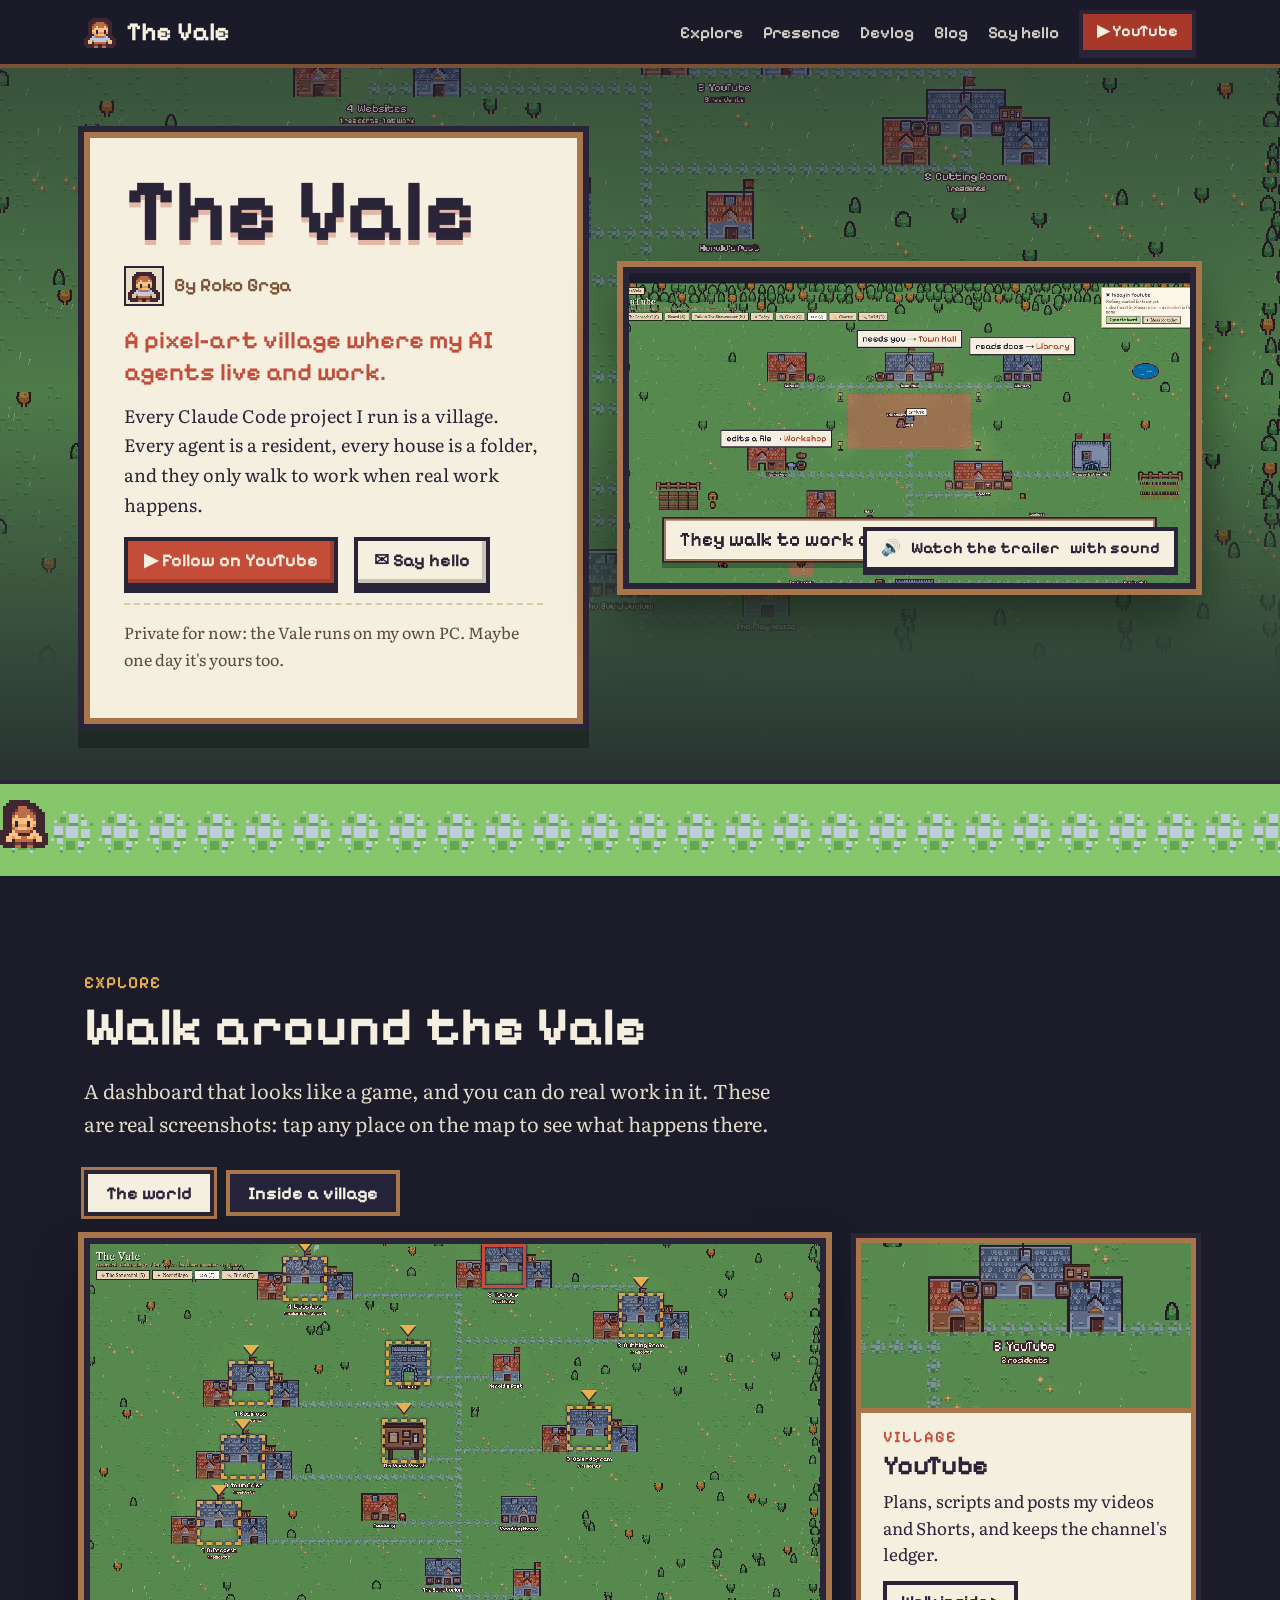
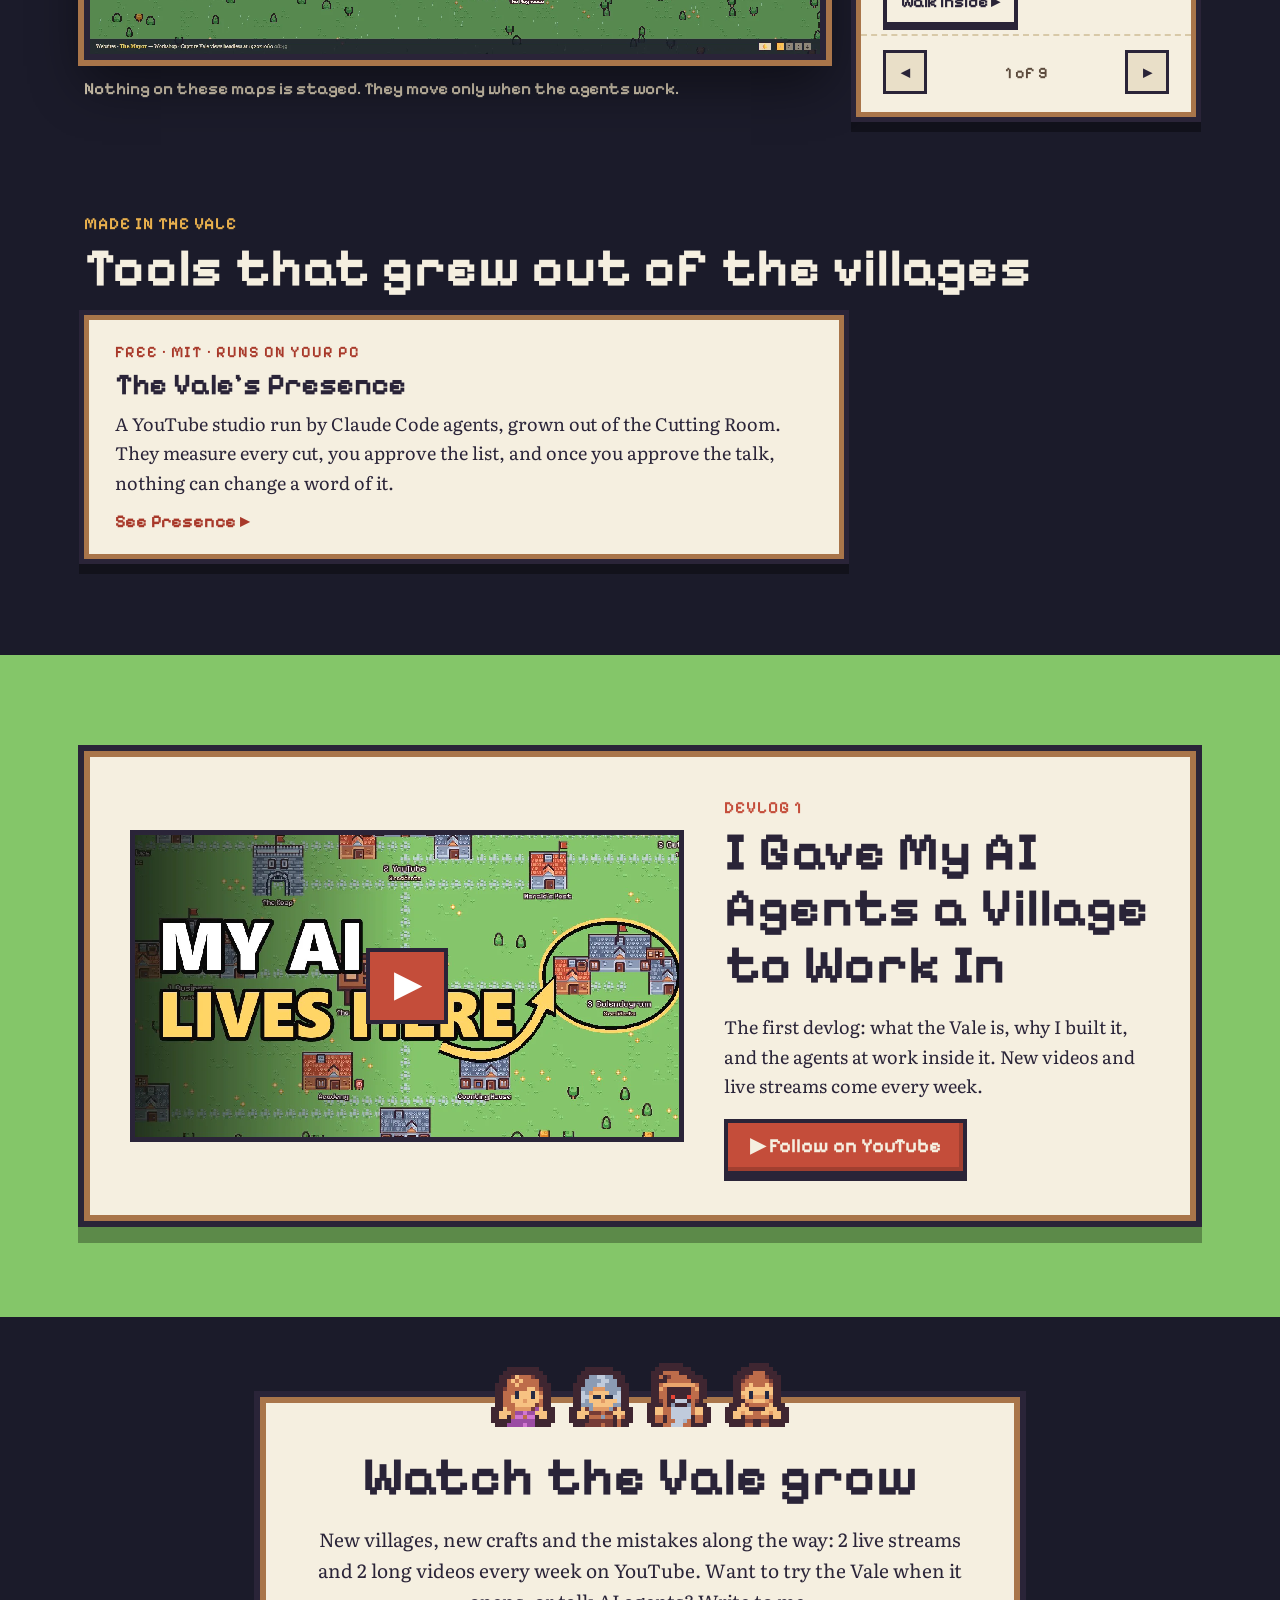
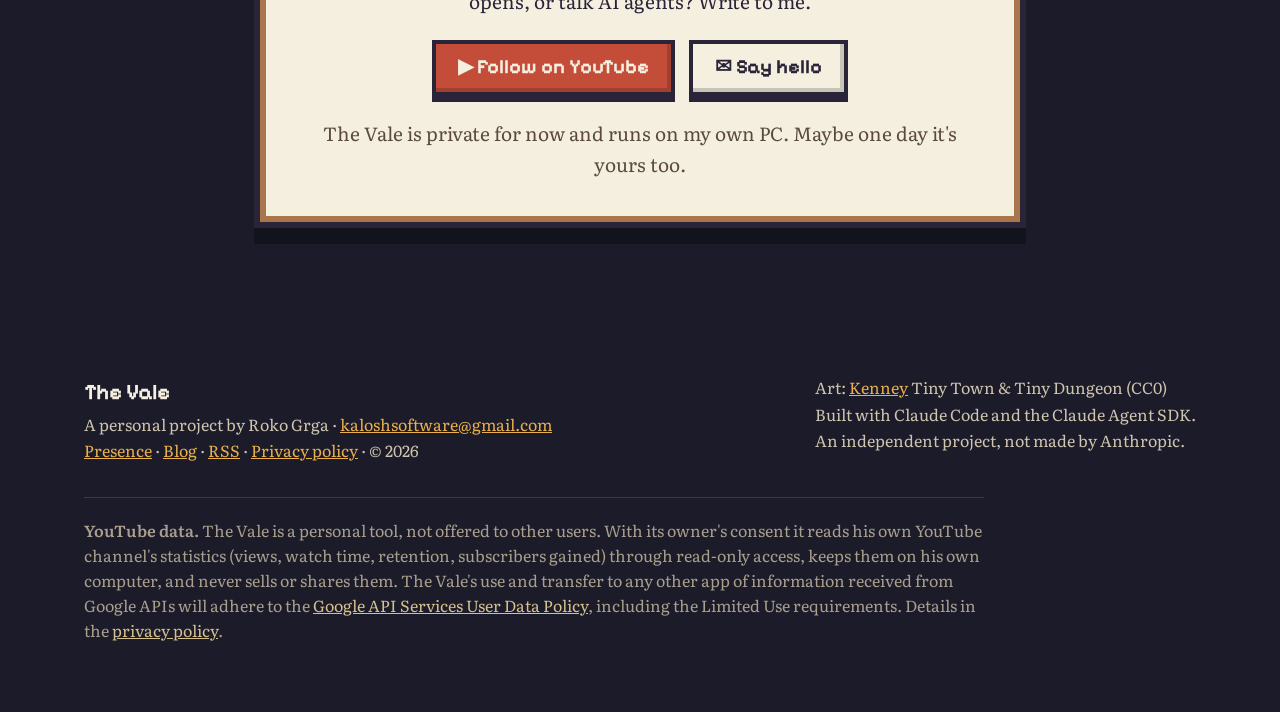
<file: index.html>
<!doctype html>
<html lang="en">
<head>
<meta charset="utf-8">
<meta name="viewport" content="width=device-width,initial-scale=1">
<title>The Vale · a pixel-art village where AI agents live and work</title>
<meta name="description" content="The Vale is a pixel-art world where every Claude Code project is a village and every AI agent is a resident who walks to work when real work happens. Made by Roko Grga.">
<meta property="og:title" content="The Vale">
<meta property="og:description" content="A pixel-art village where my Claude Code agents live and work.">
<meta property="og:image" content="https://vale.rokogrga.com/assets/brag-poster.jpg">
<meta property="og:url" content="https://vale.rokogrga.com/">
<meta property="og:type" content="website">
<meta name="twitter:card" content="summary_large_image">
<link rel="canonical" href="https://vale.rokogrga.com/">
<link rel="alternate" type="application/rss+xml" title="The Vale blog" href="https://vale.rokogrga.com/blog/feed.xml">
<link rel="icon" href="assets/favicon.png"><link rel="stylesheet" href="assets/fonts.css">
<script type="application/ld+json">
{"@context":"https://schema.org","@graph":[
 {"@type":"Person","@id":"https://vale.rokogrga.com/#roko","name":"Roko Grga","url":"https://vale.rokogrga.com/","email":"mailto:kaloshsoftware@gmail.com","sameAs":["https://www.youtube.com/@RokoTheG"]},
 {"@type":"WebSite","@id":"https://vale.rokogrga.com/#site","name":"The Vale","url":"https://vale.rokogrga.com/","author":{"@id":"https://vale.rokogrga.com/#roko"}},
 {"@type":"VideoObject","name":"I Gave My AI Agents a Village to Work In (Devlog 1)","description":"The first devlog of the Vale: a pixel-art village where Roko Grga's Claude Code agents live and work, what it is, why he built it, and the agents at work inside it.","thumbnailUrl":["https://i.ytimg.com/vi/D9SgLZhsdkc/hqdefault.jpg","https://vale.rokogrga.com/assets/devlog1.webp"],"uploadDate":"2026-11-06T09:00:13-08:00","duration":"PT11M45S","embedUrl":"https://www.youtube.com/embed/D9SgLZhsdkc","url":"https://www.youtube.com/watch?v=D9SgLZhsdkc","author":{"@id":"https://vale.rokogrga.com/#roko"},"isPartOf":{"@id":"https://vale.rokogrga.com/#site"}}
]}
</script>
<style>
:root{--night:#1b1b2a;--night2:#24233a;--panel:#f5efe0;--ink:#2a2438;--wood:#a9754a;--wood2:#7a5134;--red:#c44d3a;--gold:#e9b04d;--grass:#5a8f3c}
*{box-sizing:border-box;font-variant-ligatures:none!important}
html{scroll-behavior:smooth}
body{margin:0;background:var(--night);color:var(--panel);font:18px/1.65 Literata,Georgia,serif}
img{max-width:100%;height:auto;display:block}
a{color:inherit}
:focus-visible{outline:3px solid var(--gold);outline-offset:3px}
.skip{position:absolute;left:-999px}.skip:focus{left:12px;top:12px;background:var(--panel);color:var(--ink);padding:12px 16px;z-index:9}
.px{font-family:"Pixelify Sans",system-ui,sans-serif}
.wrap{max-width:1160px;margin:0 auto;padding:0 24px}

/* header */
header.top{position:sticky;top:0;z-index:5;background:rgba(27,27,42,.92);backdrop-filter:blur(6px);border-bottom:4px solid var(--wood2)}
header.top .wrap{display:flex;align-items:center;gap:22px;height:64px}
.brand{display:flex;align-items:center;gap:10px;min-height:44px;font:700 26px/1 "Pixelify Sans";text-decoration:none}
.brand i{width:32px;height:32px;background:url(assets/art/ppl_d85.png) 0 0/32px 32px;image-rendering:pixelated}
nav{margin-left:auto;display:flex;align-items:center;gap:20px;font:600 17px/1 "Pixelify Sans"}
nav a{display:inline-flex;align-items:center;min-height:44px;text-decoration:none;opacity:.85}nav a:hover{opacity:1;color:var(--gold)}

/* buttons */
.btn{display:inline-flex;align-items:center;justify-content:center;gap:10px;font:700 20px/1.1 "Pixelify Sans";text-decoration:none;color:var(--ink);background:var(--gold);padding:12px 22px 14px;border:4px solid var(--ink);box-shadow:inset -4px -4px 0 rgba(0,0,0,.18),0 6px 0 var(--ink);transition:transform .08s,box-shadow .08s;cursor:pointer}
.btn:hover{transform:translateY(2px);box-shadow:inset -4px -4px 0 rgba(0,0,0,.18),0 4px 0 var(--ink)}
.btn:active{transform:translateY(6px);box-shadow:inset -4px -4px 0 rgba(0,0,0,.18),0 0 0 var(--ink)}
.btn.red{background:var(--red);color:var(--panel)}
.btn.paper{background:var(--panel)}
nav .btn{opacity:1;font-size:16px;padding:6px 14px 8px;min-height:44px;box-shadow:0 4px 0 var(--ink);background:#a8392a;color:var(--panel)}
nav .btn:hover{color:var(--panel)}

/* hero */
.hero{position:relative;padding:64px 0 0;overflow:hidden;background:url(assets/hero-bg.webp) 50% 0/100% auto no-repeat #57874e;image-rendering:pixelated}
.hero:before{content:"";position:absolute;inset:0;background:linear-gradient(180deg,rgba(27,27,42,.5),rgba(27,27,42,.12) 40%,rgba(27,27,42,.95))}
.hero .wrap{position:relative;display:grid;grid-template-columns:1fr 1.15fr;gap:40px;align-items:center}
.sign{background:var(--panel);color:var(--ink);padding:32px 34px 28px;border:6px solid var(--wood);box-shadow:0 0 0 6px var(--ink),0 18px 0 6px rgba(0,0,0,.3)}
.sign h1{font:700 clamp(54px,7vw,88px)/.95 "Pixelify Sans";margin:0 0 12px;color:var(--ink);text-shadow:0 5px 0 rgba(196,77,58,.35)}
.by{display:flex;align-items:center;gap:10px;margin:0 0 16px;font:600 19px/1.2 "Pixelify Sans";color:var(--wood2)}
.by img{width:32px;height:32px;image-rendering:pixelated;background:#e9dfc8;border:2px solid var(--ink);padding:2px;box-sizing:content-box}
.by a{color:var(--ink)}
.sign .lead{font:600 25px/1.3 "Pixelify Sans";margin:0 0 12px;color:var(--red)}
.sign p{margin:0 0 18px}
.act{display:flex;flex-wrap:wrap;gap:16px;align-items:center;margin:4px 0 16px}
.act .btn{font-size:18px;padding:10px 16px 12px;white-space:nowrap}
.note{font-size:16px;color:#5b4a3c;margin:20px 0 0;padding-top:14px;border-top:2px dashed #d8c9a8}
.screen{position:relative;border:6px solid var(--ink);box-shadow:0 0 0 6px var(--wood),0 24px 50px rgba(0,0,0,.5);background:#000;aspect-ratio:16/9}
.screen video{display:block;width:100%;height:100%;object-fit:cover}
.sound{position:absolute;right:12px;bottom:12px;font-size:16px;padding:8px 14px 10px;min-height:44px;box-shadow:0 4px 0 var(--ink)}
.screen.full .sound{display:none}
.road{position:relative;height:96px;margin-top:56px;background:url(assets/art/ter_t43.png) 0 24px/48px 48px repeat-x,url(assets/art/ter_t0.png) 0 0/48px 48px;image-rendering:pixelated;border-top:4px solid var(--ink)}
.walker{position:absolute;bottom:28px;width:48px;height:48px;animation:cross 26s linear infinite}.walker i{display:block;width:48px;height:48px;background-size:48px 48px;image-rendering:pixelated;animation:bob .5s steps(2) infinite}
.walker.b{animation-delay:-9s}.walker.c{animation-delay:-17s}.walker.d{animation-delay:-4s;animation-direction:reverse}.walker.d i{transform:scaleX(-1)}
@keyframes bob{50%{translate:0 -3px}}
@keyframes cross{from{left:-80px}to{left:100%}}

/* sections */
section{padding:96px 0;scroll-margin-top:70px}
.kicker{font:600 17px "Pixelify Sans";color:var(--gold);letter-spacing:1px;text-transform:uppercase;margin:0 0 6px}
h2{font:700 clamp(36px,4.4vw,54px)/1.05 "Pixelify Sans";margin:0 0 18px}
.intro{max-width:700px;font-size:20px;color:#e2d9c6;margin:0 0 30px}

/* explorer */
.tabs{display:flex;flex-wrap:wrap;gap:12px;margin:0 0 22px}
.tabs button{font:700 18px/1 "Pixelify Sans";min-height:44px;padding:10px 18px;background:var(--night2);color:var(--panel);border:4px solid var(--wood);cursor:pointer}
.tabs button[aria-pressed=true]{background:var(--panel);color:var(--ink);border-color:var(--ink);box-shadow:0 0 0 3px var(--wood)}
.explorer{display:grid;grid-template-columns:minmax(0,1fr) 340px;gap:30px;align-items:start}.explorer>*{min-width:0}
.view{position:relative;border:6px solid var(--ink);box-shadow:0 0 0 6px var(--wood),0 24px 50px rgba(0,0,0,.45);background:var(--grass)}
.scroller{overflow:auto;-webkit-overflow-scrolling:touch;overscroll-behavior-x:contain}
.mapimg{position:relative;min-width:100%}
.mapimg img{width:100%;image-rendering:pixelated}
.mapimg[hidden]{display:none}
.spot{position:absolute;transform:translate(-50%,-50%);width:48px;height:48px;padding:0;border:0;background:none;cursor:pointer;display:grid;place-items:center}
.spot:before{content:"";position:absolute;inset:2px;border:3px dashed var(--gold);filter:drop-shadow(0 0 1px var(--ink)) drop-shadow(0 0 1px var(--ink));opacity:.85}
.spot:after{content:"";position:absolute;left:50%;top:-14px;translate:-50% 0;border:8px solid transparent;border-top:10px solid var(--gold);filter:drop-shadow(0 2px 0 var(--ink));animation:hop 1s steps(2) infinite}
.spot:hover:before{opacity:1;border-style:solid}
.spot[aria-pressed=true]:before{border:3px solid var(--red);opacity:1}
.spot[aria-pressed=true]:after{border-top-color:var(--red)}
.spot span{position:absolute;width:1px;height:1px;overflow:hidden;clip:rect(0 0 0 0)}
@keyframes hop{50%{translate:-50% -5px}}
.drag{display:none;font:600 16px "Pixelify Sans";color:#d8ccb4;margin:12px 0 0}
.info{background:var(--panel);color:var(--ink);border:5px solid var(--wood);box-shadow:0 0 0 5px var(--ink),0 10px 0 5px rgba(0,0,0,.35);padding:0 0 18px;position:sticky;top:90px}
.zoom{height:170px;background:#4f8a37 no-repeat;background-size:450%;image-rendering:pixelated;border-bottom:5px solid var(--wood)}
.zoom.chat{background-size:cover;background-position:50% 6%}
.place{padding:16px 22px 0}
.place .tag{font:600 16px/1 "Pixelify Sans";letter-spacing:1px;text-transform:uppercase;color:var(--red);margin:0 0 6px}
.place h3{font:700 27px/1.1 "Pixelify Sans";margin:0 0 8px}
.place p{margin:0 0 10px;font-size:17px;line-height:1.55}
.place .btn{font-size:17px;padding:8px 14px 10px;min-height:44px;margin-top:4px;box-shadow:0 4px 0 var(--ink)}
.steps{display:flex;align-items:center;justify-content:space-between;gap:10px;padding:14px 22px 0;margin-top:8px;border-top:2px dashed #d8c9a8}
.steps button{font:700 17px/1 "Pixelify Sans";min-width:44px;min-height:44px;padding:8px 12px;background:#e9dfc8;color:var(--ink);border:3px solid var(--ink);cursor:pointer}
.steps button:hover{background:var(--gold)}
.steps span{font:600 16px "Pixelify Sans";color:#5b4a3c}
.js .place[hidden]{display:none}
html:not(.js) .steps,html:not(.js) .tabs,html:not(.js) .spot,html:not(.js) .zoom{display:none}
.explore-note{font:600 17px "Pixelify Sans";color:#d8ccb4;margin:18px 0 0}

/* devlog */
.grass{background:var(--grass) url(assets/art/ter_t0.png) 0 0/48px 48px;image-rendering:pixelated;color:var(--ink)}
.grass .board{background:var(--panel);border:6px solid var(--wood);box-shadow:0 0 0 6px var(--ink),0 16px 0 6px rgba(0,0,0,.3);padding:40px;display:grid;grid-template-columns:1.3fr 1fr;gap:40px;align-items:center}
.grass h2{color:var(--ink)}
.yt{position:relative;aspect-ratio:16/9;background:#000 center/cover;border:5px solid var(--ink);cursor:pointer;display:block;width:100%;padding:0}
.yt:after{content:"▶";position:absolute;left:50%;top:50%;transform:translate(-50%,-50%);font:700 34px "Pixelify Sans";background:var(--red);color:#fff;padding:12px 24px 14px;border:4px solid var(--ink)}
.yt.on:after{display:none}.yt iframe{position:absolute;inset:0;width:100%;height:100%;border:0}

/* closing */
.come{padding:40px 0 96px}
.gate{max-width:760px;margin:40px auto 0;text-align:center;background:var(--panel);color:var(--ink);border:6px solid var(--wood);box-shadow:0 0 0 6px var(--ink),0 16px 0 6px rgba(0,0,0,.3);padding:44px 40px 36px}
.gate .who{display:flex;gap:14px;justify-content:center;margin:-84px 0 22px}
.gate .who img{width:64px;height:64px;image-rendering:pixelated}
.gate h2{color:var(--ink)}.gate p{font-size:19px;margin:0 0 22px}.gate .ctas{display:flex;flex-wrap:wrap;gap:14px;justify-content:center}
.gate .note{margin:22px 0 0;border:0;padding:0}

footer{padding:56px 0 70px;font-size:16px;color:#cfc4ae}
footer a{color:var(--gold)}
footer .cols{display:flex;flex-wrap:wrap;gap:18px 40px;justify-content:space-between}
footer .fine{font-size:16px;line-height:1.55;color:#a99f8c;margin:34px 0 0;padding-top:20px;border-top:1px solid #3a3850;max-width:900px}
footer .fine a{color:#d6c08e}

/* made in the Vale */
.product{display:block;max-width:760px;text-decoration:none;background:var(--panel);color:var(--ink);border:5px solid var(--wood);box-shadow:0 0 0 5px var(--ink),0 10px 0 5px rgba(0,0,0,.35);padding:24px 26px 22px;transition:transform .08s}
.product:hover{transform:translateY(-3px)}
.product .ptag{display:block;font:600 16px/1 "Pixelify Sans";letter-spacing:1px;text-transform:uppercase;color:#a8392a;margin:0 0 8px}
.product b{display:block;font:700 30px/1.1 "Pixelify Sans";margin:0 0 8px}
.product span{display:block;font-size:18px}
.product .more{font:700 18px "Pixelify Sans";color:#a8392a;margin-top:12px}

/* responsive (kept last so these rules win) */
@media(max-width:900px){
  .hero .wrap{grid-template-columns:1fr}
  .explorer{grid-template-columns:minmax(0,1fr)}
  .info{position:static}
  .grass .board{grid-template-columns:1fr;padding:24px}
}
@media(max-width:760px){
  nav a:not(.btn):not(.keep){display:none}
  .scroller .mapimg{width:860px}
  .drag{display:block}
}
@media(max-width:480px){
  nav a.wide{display:none}
}
@media(max-width:600px){
  .hero{padding-top:28px}
  .sign{padding:22px 18px 20px}
  .gate{padding:40px 18px 30px}
  .grass .board{padding:18px}
  .zoom{height:140px}.sound .long{display:none}.sound{right:8px;bottom:8px;font-size:16px;padding:6px 10px 8px}
}
@media (prefers-reduced-motion:reduce){.walker,.walker i,.spot:after{animation:none}.walker{left:20%}.walker.b{left:48%}.walker.c{left:76%}.walker.d{left:62%}.btn{transition:none}html{scroll-behavior:auto}}
</style>
<script>document.documentElement.classList.add('js')</script>
</head>
<body>
<a class="skip" href="#main">Skip to content</a>
<header class="top"><div class="wrap">
  <a class="brand" href="#"><i></i>The Vale</a>
  <nav aria-label="Main"><a href="#explore">Explore</a><a class="keep wide" href="presence/">Presence</a><a href="#devlog">Devlog</a><a class="keep" href="blog/">Blog</a><a href="#hello">Say hello</a><a class="btn" href="https://www.youtube.com/@RokoTheG?sub_confirmation=1" rel="noopener">▶ YouTube</a></nav>
</div></header>

<main id="main">
<div class="hero">
  <div class="wrap">
    <div class="sign">
      <h1>The Vale</h1>
      <p class="by"><img src="assets/art/ppl_d85.png" width="32" height="32" alt="">By Roko Grga</p>
      <p class="lead">A pixel-art village where my AI agents live and work.</p>
      <p>Every Claude Code project I run is a village. Every agent is a resident, every house is a folder, and they only walk to work when real work happens.</p>
      <div class="act">
        <a class="btn red" href="https://www.youtube.com/@RokoTheG?sub_confirmation=1" rel="noopener">▶ Follow on YouTube</a>
        <a class="btn paper" href="mailto:kaloshsoftware@gmail.com?subject=The%20Vale">✉ Say hello</a>
      </div>
      <p class="note">Private for now: the Vale runs on my own PC. Maybe one day it's yours too.</p>
    </div>
    <div class="screen" id="screen">
      <video id="hv" src="assets/hero-loop.mp4" poster="assets/hero-poster.jpg" autoplay muted loop playsinline preload="auto" aria-label="An 8-second silent loop from the trailer: the world map of villages, then residents walking to the Workshop, the Library and the Town Hall."></video>
      <button class="btn paper sound" id="sound" type="button">🔊 <span class="long">Watch the trailer </span>with sound</button>
    </div>
  </div>
  <div class="road" aria-hidden="true">
    <div class="walker"><i style="background-image:url(assets/art/ppl_d99.png)"></i></div>
    <div class="walker b"><i style="background-image:url(assets/art/ppl_d100.png)"></i></div>
    <div class="walker c"><i style="background-image:url(assets/art/ppl_d111.png)"></i></div>
    <div class="walker d"><i style="background-image:url(assets/art/ppl_d88.png)"></i></div>
  </div>
</div>

<section id="explore"><div class="wrap">
  <p class="kicker">Explore</p>
  <h2>Walk around the Vale</h2>
  <p class="intro">A dashboard that looks like a game, and you can do real work in it. These are real screenshots: tap any place on the map to see what happens there.</p>
  <div class="tabs" role="group" aria-label="Choose a map">
    <button type="button" data-go="world" aria-pressed="true">The world</button>
    <button type="button" data-go="village" aria-pressed="false">Inside a village</button>
  </div>
  <div class="explorer">
    <div>
      <div class="view"><div class="scroller" id="scroller">
        <div class="mapimg" data-view="world">
          <img src="assets/world.webp" width="1920" height="1080" alt="The world map: villages for Business, YouTube, Websites, Calendogram, the Cutting Room, the Town Crier and the Forge, joined by stone roads, with the Keep and the Great Board in the middle." loading="lazy">
        </div>
        <div class="mapimg" data-view="village" hidden>
          <img src="assets/youtube.webp" width="1920" height="1080" alt="Inside the YouTube village: Town Hall, Library, School, Workshop, Tavern, the Presentation Hall, the Archive and the residents' houses around a village square with a well." loading="lazy">
        </div>
      </div></div>
      <p class="drag">Drag the map sideways to see all of it.</p>
      <p class="explore-note">Nothing on these maps is staged. They move only when the agents work.</p>
    </div>
    <aside class="info" aria-label="About this place">
      <div class="zoom" id="zoom" aria-hidden="true"></div>
      <div id="places" aria-live="polite">
        <article class="place" data-view="world" data-x="56.7" data-y="5.5" data-name="YouTube">
          <p class="tag">Village</p><h3>YouTube</h3>
          <p>Plans, scripts and posts my videos and Shorts, and keeps the channel's ledger.</p>
          <button class="btn paper" type="button" data-go="village">Walk inside ▸</button>
        </article>
        <article class="place" data-view="world" data-x="29.4" data-y="8.5" data-name="Websites">
          <p class="tag">Village</p><h3>Websites</h3>
          <p>Builds websites from a brief, checks them and puts them online. It built this page.</p>
        </article>
        <article class="place" data-view="world" data-x="22" data-y="34" data-name="Business">
          <p class="tag">Village</p><h3>Business</h3>
          <p>Takes an idea to its first euro. It orders the research, the app, the site and the marketing from the other villages.</p>
        </article>
        <article class="place" data-view="world" data-x="75.5" data-y="17.5" data-name="Cutting Room">
          <p class="tag">Village</p><h3>Cutting Room</h3>
          <p>Edits my footage: rough cut, b-roll, motion, captions and sound.</p>
        </article>
        <article class="place" data-view="world" data-x="68.4" data-y="45" data-name="Calendogram">
          <p class="tag">Village</p><h3>Calendogram</h3>
          <p>My calendar app: tasks by person, place, project and date, with voice notes.</p>
        </article>
        <article class="place" data-view="world" data-x="21" data-y="52" data-name="Town Crier">
          <p class="tag">Village</p><h3>Town Crier</h3>
          <p>Turns a video or a launch into posts for X. Nothing goes out before I approve it.</p>
        </article>
        <article class="place" data-view="world" data-x="17.7" data-y="68" data-name="Forge">
          <p class="tag">Village</p><h3>Forge</h3>
          <p>Builds apps from an exact scope and puts them online, then tells the other villages they're ready to market.</p>
        </article>
        <article class="place" data-view="world" data-x="43.6" data-y="29" data-name="The Keep">
          <p class="tag">The Keep</p><h3>The Seneschal</h3>
          <p>My admin agent lives here. It sends errands to any village and repairs and upgrades the Vale's own code.</p>
        </article>
        <article class="place" data-view="world" data-x="43" data-y="48" data-name="The Great Board">
          <p class="tag">The Great Board</p><h3>Where problems go</h3>
          <p>When an agent gets stuck on the Vale itself, it pins a note here, and the Seneschal fixes it.</p>
        </article>
        <article class="place" data-view="village" data-x="25.8" data-y="52" data-name="Workshop">
          <p class="tag">Inside YouTube</p><h3>Workshop</h3>
          <p>The agent is writing or changing files. A resident walks here only while that really happens.</p>
        </article>
        <article class="place" data-view="village" data-x="69.1" data-y="25" data-name="Library">
          <p class="tag">Inside YouTube</p><h3>Library</h3>
          <p>The agent is reading: the project, the docs, the web.</p>
        </article>
        <article class="place" data-view="village" data-x="50" data-y="24" data-name="Town Hall">
          <p class="tag">Inside YouTube</p><h3>Town Hall</h3>
          <p>The agent needs me. A question goes on the board here and a red ! goes up on the world map.</p>
        </article>
        <article class="place" data-view="village" data-x="48.6" data-y="41.5" data-name="The Mayor" data-img="chat">
          <p class="tag">A resident</p><h3>The Mayor</h3>
          <p>Every village has one. Here it's the Showrunner, by the well. I talk to it like a chat, and it does the job. Above: a real chat, file paths blurred.</p>
        </article>
        <article class="place" data-view="village" data-x="80.8" data-y="52" data-name="Presentation Hall">
          <p class="tag">Inside YouTube</p><h3>Presentation Hall</h3>
          <p>A council of critics, the elders, reviews the work before anything ships.</p>
        </article>
        <article class="place" data-view="village" data-x="61.7" data-y="58.5" data-name="Tavern">
          <p class="tag">Inside YouTube</p><h3>Tavern</h3>
          <p>Nothing to do? They rest here, and resting costs nothing.</p>
        </article>
        <article class="place" data-view="village" data-x="35" data-y="67.5" data-name="Bard's House">
          <p class="tag">Inside YouTube</p><h3>Homes</h3>
          <p>Every resident has a house. When the work is done, they stroll home.</p>
        </article>
        <article class="place" data-view="village" data-x="67.4" data-y="79" data-name="Archive">
          <p class="tag">Inside YouTube</p><h3>Archive</h3>
          <p>Finished and stopped jobs are kept here, with the reason they ended.</p>
          <button class="btn paper" type="button" data-go="world">◂ Back to the world</button>
        </article>
      </div>
      <div class="steps"><button type="button" id="prev" aria-label="Previous place">◂</button><span id="count"></span><button type="button" id="next" aria-label="Next place">▸</button></div>
    </aside>
  </div>
</div></section>

<section id="made" style="padding-top:0"><div class="wrap">
  <p class="kicker">Made in the Vale</p>
  <h2>Tools that grew out of the villages</h2>
  <a class="product" href="presence/">
    <span class="ptag">Free · MIT · runs on your PC</span>
    <b>The Vale's Presence</b>
    <span>A YouTube studio run by Claude Code agents, grown out of the Cutting Room. They measure every cut, you approve the list, and once you approve the talk, nothing can change a word of it.</span>
    <span class="more">See Presence ▸</span>
  </a>
</div></section>
<section id="devlog" class="grass"><div class="wrap">
  <div class="board">
    <div>
      <button class="yt" type="button" data-id="D9SgLZhsdkc" style="background-image:url(assets/devlog1.webp)" aria-label="Play Devlog 1: I Gave My AI Agents a Village to Work In"></button>
    </div>
    <div>
      <p class="kicker" style="color:var(--red)">Devlog 1</p>
      <h2>I Gave My AI Agents a Village to Work In</h2>
      <p>The first devlog: what the Vale is, why I built it, and the agents at work inside it. New videos and live streams come every week.</p>
      <a class="btn red" href="https://www.youtube.com/@RokoTheG?sub_confirmation=1" rel="noopener">▶ Follow on YouTube</a>
    </div>
  </div>
</div></section>

<section class="come" id="hello"><div class="wrap">
  <div class="gate">
    <div class="who" aria-hidden="true"><img src="assets/art/ppl_d99.png" alt=""><img src="assets/art/ppl_d100.png" alt=""><img src="assets/art/ppl_d111.png" alt=""><img src="assets/art/ppl_d88.png" alt=""></div>
    <h2>Watch the Vale grow</h2>
    <p>New villages, new crafts and the mistakes along the way: 2 live streams and 2 long videos every week on YouTube. Want to try the Vale when it opens, or talk AI agents? Write to me.</p>
    <div class="ctas"><a class="btn red" href="https://www.youtube.com/@RokoTheG?sub_confirmation=1" rel="noopener">▶ Follow on YouTube</a><a class="btn paper" href="mailto:kaloshsoftware@gmail.com?subject=The%20Vale">✉ Say hello</a></div>
    <p class="note">The Vale is private for now and runs on my own PC. Maybe one day it's yours too.</p>
  </div>
</div></section>
</main>

<footer><div class="wrap">
  <div class="cols">
    <div><b class="px" style="font-size:22px;color:var(--panel)">The Vale</b><br>A personal project by Roko Grga · <a href="mailto:kaloshsoftware@gmail.com">kaloshsoftware@gmail.com</a><br><a href="presence/">Presence</a> · <a href="blog/">Blog</a> · <a href="blog/feed.xml">RSS</a> · <a href="privacy.html">Privacy policy</a> · © 2026</div>
    <div>Art: <a href="https://www.kenney.nl" rel="noopener">Kenney</a> Tiny Town &amp; Tiny Dungeon (CC0)<br>Built with Claude Code and the Claude Agent SDK.<br>An independent project, not made by Anthropic.</div>
  </div>
  <p class="fine" id="youtube-data"><b>YouTube data.</b> The Vale is a personal tool, not offered to other users. With its owner's consent it reads his own YouTube channel's statistics (views, watch time, retention, subscribers gained) through read-only access, keeps them on his own computer, and never sells or shares them. The Vale's use and transfer to any other app of information received from Google APIs will adhere to the <a href="https://developers.google.com/terms/api-services-user-data-policy" rel="noopener">Google API Services User Data Policy</a>, including the Limited Use requirements. Details in the <a href="privacy.html">privacy policy</a>.</p>
</div></footer>

<script>
// Devlog: load YouTube only on click
document.querySelectorAll('button.yt').forEach(b=>b.addEventListener('click',()=>{
  const d=document.createElement('div');d.className='yt on';
  const f=document.createElement('iframe');f.src='https://www.youtube-nocookie.com/embed/'+b.dataset.id+'?autoplay=1&rel=0';
  f.allow='autoplay; encrypted-media; picture-in-picture; fullscreen';f.allowFullscreen=true;f.title=b.getAttribute('aria-label');
  d.appendChild(f);b.replaceWith(d);f.focus();
}));

// Hero: silent loop, swap to the full trailer with sound on request
(()=>{
  const v=document.getElementById('hv'),s=document.getElementById('sound'),box=document.getElementById('screen');
  if(matchMedia('(prefers-reduced-motion: reduce)').matches){v.removeAttribute('autoplay');v.pause();}
  s.addEventListener('click',()=>{
    v.loop=false;v.src='assets/brag.mp4';v.poster='assets/brag-poster.jpg';v.muted=false;v.controls=true;
    v.setAttribute('aria-label','20-second trailer of the Vale, with music');box.classList.add('full');v.play().catch(()=>{});v.focus();
  });
})();

// Explorer: one interactive map, places pinned on real screenshots
(()=>{
  const places=[...document.querySelectorAll('.place')];
  const maps={};document.querySelectorAll('.mapimg').forEach(m=>maps[m.dataset.view]=m);
  const zoom=document.getElementById('zoom'),count=document.getElementById('count'),sc=document.getElementById('scroller');
  const tabs=[...document.querySelectorAll('.tabs [data-go]')];
  const img={world:'assets/world.webp',village:'assets/youtube.webp'};
  const spots=places.map((p,i)=>{
    const b=document.createElement('button');b.type='button';b.className='spot';
    b.style.left=p.dataset.x+'%';b.style.top=p.dataset.y+'%';
    b.innerHTML='<span>'+p.dataset.name+'</span>';b.setAttribute('aria-pressed','false');
    b.addEventListener("click",()=>{show(i,false);const r=document.querySelector(".info").getBoundingClientRect();if(r.top>innerHeight-120)document.querySelector(".info").scrollIntoView({behavior:"smooth",block:"nearest"});});maps[p.dataset.view].appendChild(b);return b;});
  let cur=-1;
  function show(i,scroll){
    const p=places[i],view=p.dataset.view;cur=i;
    for(const k in maps)maps[k].hidden=k!==view;
    tabs.forEach(t=>t.setAttribute("aria-pressed",String(t.dataset.go===view)));
    places.forEach((q,j)=>{q.hidden=j!==i;spots[j].setAttribute('aria-pressed',String(j===i));});
    if(p.dataset.img==='chat'){zoom.className='zoom chat';zoom.style.backgroundImage='url(assets/chat-panel.webp)';zoom.style.backgroundPosition='';}
    else{const S=4.5,x=+p.dataset.x/100,y=+p.dataset.y/100,h=zoom.clientHeight||170,w=zoom.clientWidth||330;
      const bw=w*S,bh=bw*1080/1920;const px=Math.min(0,Math.max(w-bw,w/2-x*bw)),py=Math.min(0,Math.max(h-bh,h/2-y*bh));
      zoom.className='zoom';zoom.style.backgroundImage='url('+img[view]+')';zoom.style.backgroundPosition=px+'px '+py+'px';}
    const same=places.filter(q=>q.dataset.view===view);count.textContent=(same.indexOf(p)+1)+' of '+same.length;
    if(scroll!==false&&sc.scrollWidth>sc.clientWidth){const m=maps[view];sc.scrollTo({left:+p.dataset.x/100*m.clientWidth-sc.clientWidth/2,behavior:'smooth'});}
  }
  function step(d){const view=places[cur].dataset.view,same=places.map((q,j)=>j).filter(j=>places[j].dataset.view===view);
    const k=same.indexOf(cur);show(same[(k+d+same.length)%same.length]);}
  document.getElementById('prev').addEventListener('click',()=>step(-1));
  document.getElementById('next').addEventListener('click',()=>step(1));
  document.querySelectorAll('[data-go]').forEach(b=>b.addEventListener('click',()=>{
    const v=b.dataset.go;if(places[cur].dataset.view===v)return;show(places.findIndex(q=>q.dataset.view===v));}));
  show(0,true);
  addEventListener('resize',()=>show(cur,false));
})();
</script>
</body>
</html>
</file>
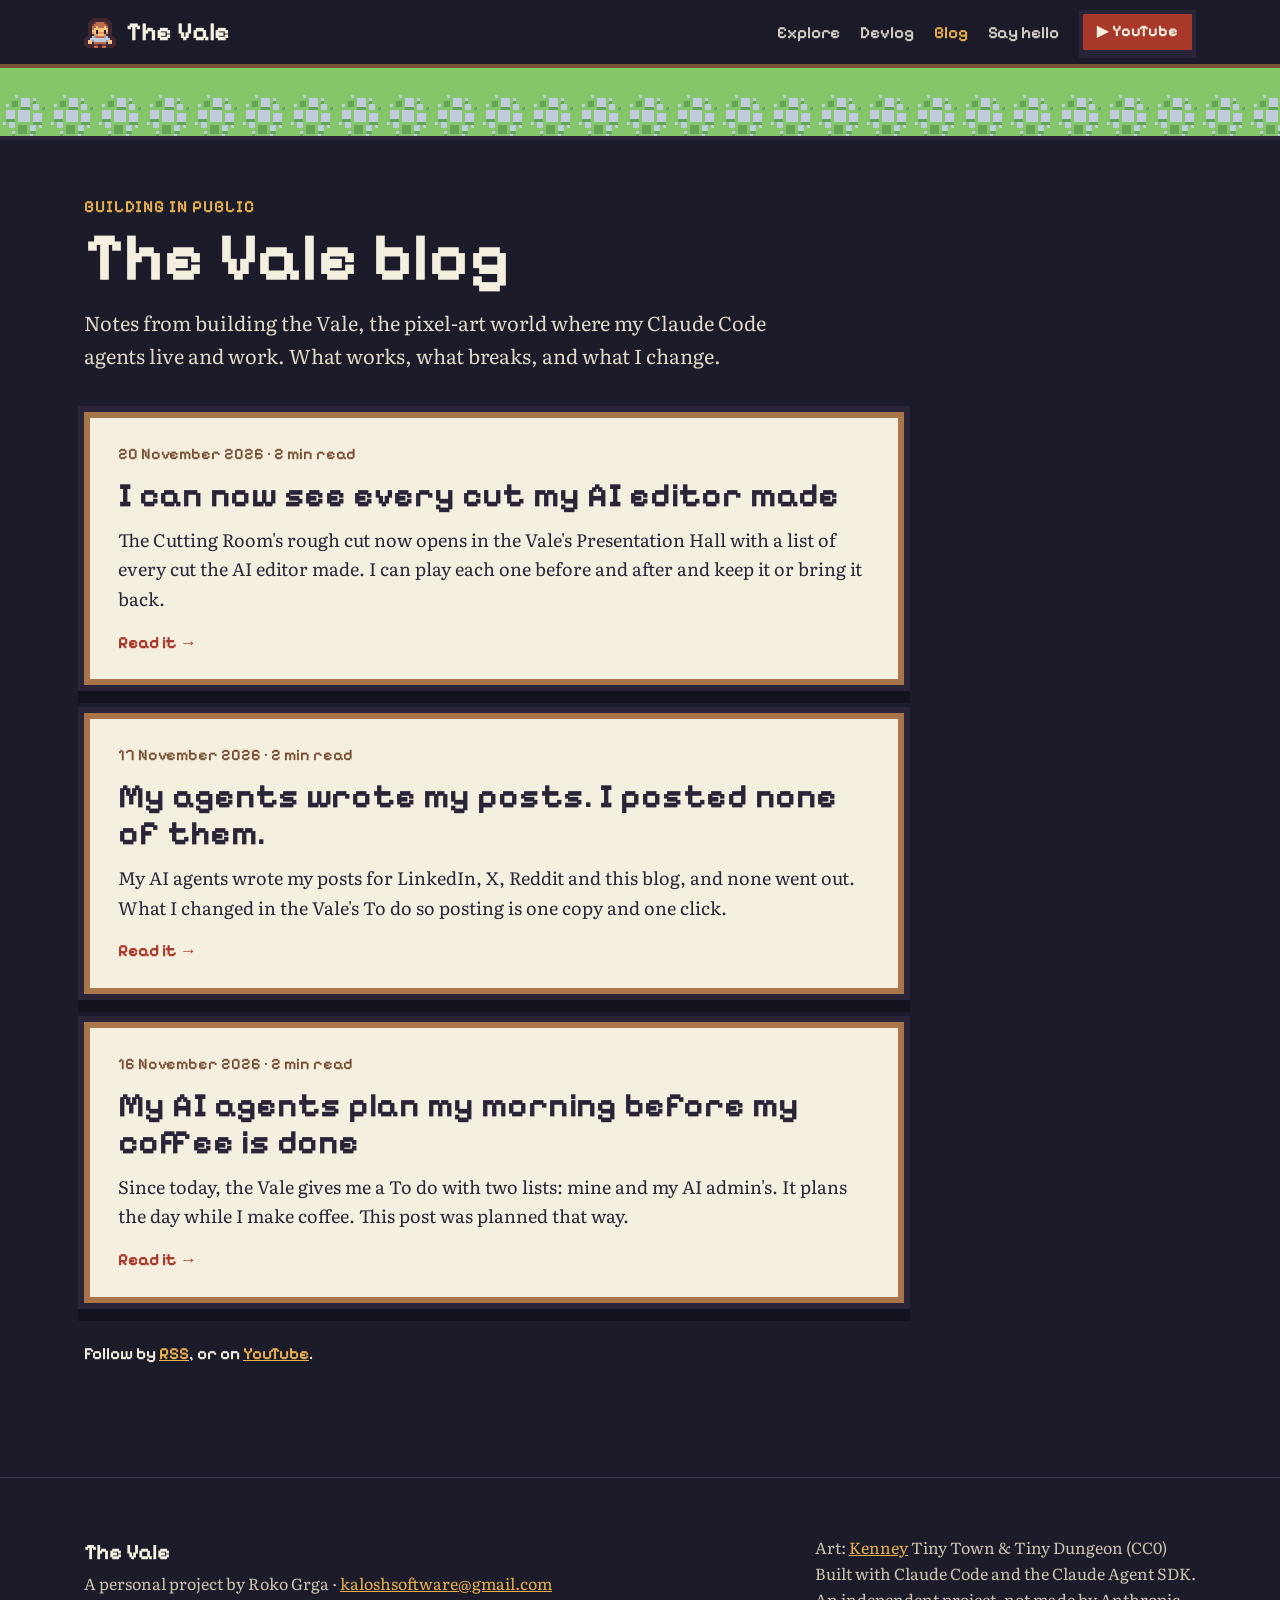
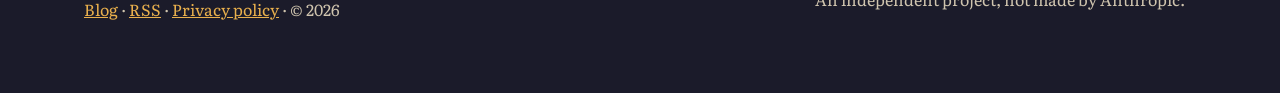
<file: blog/index.html>
<!doctype html>
<html lang="en">
<head>
<meta charset="utf-8">
<meta name="viewport" content="width=device-width,initial-scale=1">
<title>Blog · The Vale</title>
<meta name="description" content="Roko Grga builds the Vale in public: a pixel-art world where his Claude Code agents live and work. Notes from the build.">
<meta property="og:title" content="Blog · The Vale">
<meta property="og:description" content="Roko Grga builds the Vale in public: a pixel-art world where his Claude Code agents live and work. Notes from the build.">
<meta property="og:image" content="https://vale.rokogrga.com/assets/brag-poster.jpg">
<meta property="og:url" content="https://vale.rokogrga.com/blog/">
<meta property="og:type" content="website">
<meta name="twitter:card" content="summary_large_image">
<link rel="canonical" href="https://vale.rokogrga.com/blog/">
<link rel="alternate" type="application/rss+xml" title="The Vale blog" href="https://vale.rokogrga.com/blog/feed.xml">
<link rel="icon" href="../assets/favicon.png"><link rel="stylesheet" href="../assets/fonts.css">
<script type="application/ld+json">{"@context":"https://schema.org","@type":"Blog","name":"The Vale blog","url":"https://vale.rokogrga.com/blog/","author":{"@type":"Person","@id":"https://vale.rokogrga.com/#roko","name":"Roko Grga","url":"https://vale.rokogrga.com/","sameAs":["https://www.youtube.com/@RokoTheG"]},"blogPost":[{"@type":"BlogPosting","headline":"I can now see every cut my AI editor made","datePublished":"2026-11-20","url":"https://vale.rokogrga.com/blog/every-cut-my-ai-editor-made/"},{"@type":"BlogPosting","headline":"My agents wrote my posts. I posted none of them.","datePublished":"2026-11-17","url":"https://vale.rokogrga.com/blog/my-agents-wrote-my-posts/"},{"@type":"BlogPosting","headline":"My AI agents plan my morning before my coffee is done","datePublished":"2026-11-16","url":"https://vale.rokogrga.com/blog/my-ai-agents-plan-my-morning/"}]}</script>
<style>
:root{--night:#1b1b2a;--night2:#24233a;--panel:#f5efe0;--ink:#2a2438;--wood:#a9754a;--wood2:#7a5134;--red:#c44d3a;--gold:#e9b04d;--grass:#5a8f3c;--redink:#a8392a}
*{box-sizing:border-box}
body{margin:0;background:var(--night);color:var(--panel);font:18px/1.65 Literata,Georgia,serif}
img{max-width:100%;height:auto;display:block}
a{color:inherit}
:focus-visible{outline:3px solid var(--gold);outline-offset:3px}
.skip{position:absolute;left:-999px}.skip:focus{left:12px;top:12px;min-height:44px;display:inline-flex;align-items:center;background:var(--panel);color:var(--ink);padding:12px 16px;z-index:9}
.px{font-family:"Pixelify Sans",system-ui,sans-serif}
.wrap{max-width:1160px;margin:0 auto;padding:0 24px}
header.top{position:sticky;top:0;z-index:5;background:rgba(27,27,42,.92);backdrop-filter:blur(6px);border-bottom:4px solid var(--wood2)}
header.top .wrap{display:flex;align-items:center;gap:22px;height:64px}
.brand{display:flex;align-items:center;gap:10px;min-height:44px;font:700 26px/1 "Pixelify Sans";text-decoration:none}
.brand i{width:32px;height:32px;background:url(../assets/art/ppl_d85.png) 0 0/32px 32px;image-rendering:pixelated}
nav{margin-left:auto;display:flex;align-items:center;gap:20px;font:600 17px/1 "Pixelify Sans"}
nav a{display:inline-flex;align-items:center;min-height:44px;text-decoration:none;opacity:.85}nav a:hover{opacity:1;color:var(--gold)}
nav a[aria-current]{opacity:1;color:var(--gold)}
.btn{display:inline-flex;align-items:center;justify-content:center;gap:10px;font-weight:700;font-size:20px;line-height:1.1;font-family:"Pixelify Sans",system-ui,sans-serif;text-decoration:none;color:var(--ink);background:var(--gold);padding:12px 22px 14px;border:4px solid var(--ink);box-shadow:inset -4px -4px 0 rgba(0,0,0,.18),0 6px 0 var(--ink);transition:transform .08s,box-shadow .08s;cursor:pointer}
.btn:hover{transform:translateY(2px);box-shadow:inset -4px -4px 0 rgba(0,0,0,.18),0 4px 0 var(--ink)}
.btn.red{background:var(--redink);color:var(--panel)}
nav .btn{opacity:1;font-size:16px;padding:6px 14px 8px;min-height:44px;box-shadow:0 4px 0 var(--ink);background:var(--redink);color:var(--panel)}
nav .btn:hover{color:var(--panel)}
.road{height:72px;background:url(../assets/art/ter_t43.png) 0 24px/48px 48px repeat-x,url(../assets/art/ter_t0.png) 0 0/48px 48px;image-rendering:pixelated;border-bottom:4px solid var(--ink)}
main{padding:56px 0 96px}
.kicker{font:600 17px "Pixelify Sans";color:var(--gold);letter-spacing:1px;text-transform:uppercase;margin:0 0 6px}
h1{font:700 clamp(40px,6vw,68px)/1.02 "Pixelify Sans";margin:0 0 14px}
.intro{max-width:700px;font-size:20px;color:#e2d9c6;margin:0 0 40px}
.list{display:grid;gap:28px;max-width:820px;padding:0;margin:0;list-style:none}
.card{position:relative;background:var(--panel);color:var(--ink);padding:26px 28px 24px;border:6px solid var(--wood);box-shadow:0 0 0 6px var(--ink),0 12px 0 6px rgba(0,0,0,.3)}
.card h2{font:700 clamp(26px,3vw,34px)/1.1 "Pixelify Sans";margin:6px 0 10px}
.card h2 a{text-decoration:none}.card h2 a:after{content:"";position:absolute;inset:0}
.card h2 a:hover{color:var(--redink)}
.card p{margin:0 0 12px}
.meta{font:600 16px/1.3 "Pixelify Sans";color:var(--wood2);margin:0}
.more{font:700 17px "Pixelify Sans";color:var(--redink)}
.draft{display:inline-block;font:700 16px/1 "Pixelify Sans";letter-spacing:1px;text-transform:uppercase;background:var(--redink);color:var(--panel);padding:5px 8px 6px;margin-left:8px;vertical-align:2px}
.post{max-width:760px;margin:0 auto}
.back{display:inline-flex;align-items:center;min-height:44px;font:600 17px "Pixelify Sans";text-decoration:none;color:var(--gold);margin-bottom:12px}
.back:hover{text-decoration:underline}
.sheet{background:var(--panel);color:var(--ink);padding:44px 48px 40px;border:6px solid var(--wood);box-shadow:0 0 0 6px var(--ink),0 18px 0 6px rgba(0,0,0,.3)}
.sheet h1{color:var(--ink);text-shadow:0 4px 0 rgba(196,77,58,.3)}
.by{display:flex;flex-wrap:wrap;align-items:center;gap:10px;margin:0 0 26px;font:600 18px/1.3 "Pixelify Sans";color:var(--wood2)}
.by img{width:32px;height:32px;image-rendering:pixelated;background:#e9dfc8;border:2px solid var(--ink);padding:2px;box-sizing:content-box}
.shot{margin:0 0 30px}
.shot img{border:4px solid var(--ink);width:auto;max-width:min(100%,420px);margin:0 auto}
.shot.wide img{max-width:100%}.shot.wide figcaption{max-width:none}
.shot figcaption{font-size:16px;color:#5b4a3c;margin:10px auto 0;max-width:420px;text-align:center}
.pending{border:4px dashed var(--redink);background:#efe4cc;padding:28px 24px;font:600 18px/1.4 "Pixelify Sans";color:var(--redink);text-align:center}
.body h2{font:700 clamp(26px,3vw,32px)/1.15 "Pixelify Sans";margin:38px 0 10px;color:var(--ink)}
.body h3{font:700 23px/1.2 "Pixelify Sans";margin:30px 0 8px}
.body p,.body ul,.body ol{margin:0 0 18px}
.body li{margin:0 0 6px}
.body a{color:var(--redink);text-underline-offset:3px}
.body code{font-size:.9em;background:#e9dfc8;padding:1px 5px}
.body blockquote{margin:0 0 18px;padding:4px 0 4px 18px;border-left:4px solid var(--wood)}
.end{display:flex;flex-wrap:wrap;gap:16px;align-items:center;margin-top:34px;padding-top:24px;border-top:2px dashed #d8c9a8}
.end .btn{font-size:18px;padding:10px 16px 12px}
.end a.rss{display:inline-flex;align-items:center;min-height:44px;font:600 17px "Pixelify Sans";color:var(--wood2)}
.feed{margin-top:40px;font:600 17px "Pixelify Sans"}.feed a{color:var(--gold)}
footer{padding:56px 0 70px;font-size:16px;color:#cfc4ae;border-top:1px solid #3a3850}
footer a{color:var(--gold)}
footer .cols{display:flex;flex-wrap:wrap;gap:18px 40px;justify-content:space-between}
@media(max-width:760px){nav a:not(.btn):not(.keep){display:none}}
@media(max-width:600px){
  main{padding:32px 0 64px}
  .wrap{padding:0 16px}
  .sheet{padding:26px 20px 24px}
  .card{padding:20px 18px 18px}
  header.top .wrap{gap:12px}
  nav{gap:14px}
}
@media (prefers-reduced-motion:reduce){.btn{transition:none}}
</style>
</head>
<body>
<a class="skip" href="#main">Skip to content</a>
<header class="top"><div class="wrap">
  <a class="brand" href="../"><i></i>The Vale</a>
  <nav aria-label="Main"><a href="../#explore">Explore</a><a href="../#devlog">Devlog</a><a class="keep" href="../blog/" aria-current="page">Blog</a><a href="../#hello">Say hello</a><a class="btn" href="https://www.youtube.com/@RokoTheG?sub_confirmation=1">▶ YouTube</a></nav>
</div></header>
<div class="road" aria-hidden="true"></div>
<main id="main"><div class="wrap">
<p class="kicker">Building in public</p>
<h1>The Vale blog</h1>
<p class="intro">Notes from building the Vale, the pixel-art world where my Claude Code agents live and work. What works, what breaks, and what I change.</p>
<ol class="list" reversed>
<li class="card">
<p class="meta"><time datetime="2026-11-20">20 November 2026</time> · 2 min read</p>
<h2><a href="every-cut-my-ai-editor-made/">I can now see every cut my AI editor made</a></h2>
<p>The Cutting Room's rough cut now opens in the Vale's Presentation Hall with a list of every cut the AI editor made. I can play each one before and after and keep it or bring it back.</p>
<span class="more" aria-hidden="true">Read it →</span>
</li>
<li class="card">
<p class="meta"><time datetime="2026-11-17">17 November 2026</time> · 2 min read</p>
<h2><a href="my-agents-wrote-my-posts/">My agents wrote my posts. I posted none of them.</a></h2>
<p>My AI agents wrote my posts for LinkedIn, X, Reddit and this blog, and none went out. What I changed in the Vale's To do so posting is one copy and one click.</p>
<span class="more" aria-hidden="true">Read it →</span>
</li>
<li class="card">
<p class="meta"><time datetime="2026-11-16">16 November 2026</time> · 2 min read</p>
<h2><a href="my-ai-agents-plan-my-morning/">My AI agents plan my morning before my coffee is done</a></h2>
<p>Since today, the Vale gives me a To do with two lists: mine and my AI admin's. It plans the day while I make coffee. This post was planned that way.</p>
<span class="more" aria-hidden="true">Read it →</span>
</li>
</ol>
<p class="feed">Follow by <a href="feed.xml">RSS</a>, or on <a href="https://www.youtube.com/@RokoTheG">YouTube</a>.</p>
</div></main>
<footer><div class="wrap">
  <div class="cols">
    <div><b class="px" style="font-size:22px;color:var(--panel)">The Vale</b><br>A personal project by Roko Grga · <a href="mailto:kaloshsoftware@gmail.com">kaloshsoftware@gmail.com</a><br><a href="../blog/">Blog</a> · <a href="../blog/feed.xml">RSS</a> · <a href="../privacy.html">Privacy policy</a> · © 2026</div>
    <div>Art: <a href="https://www.kenney.nl">Kenney</a> Tiny Town &amp; Tiny Dungeon (CC0)<br>Built with Claude Code and the Claude Agent SDK.<br>An independent project, not made by Anthropic.</div>
  </div>
</div></footer>
</body>
</html>
</file>
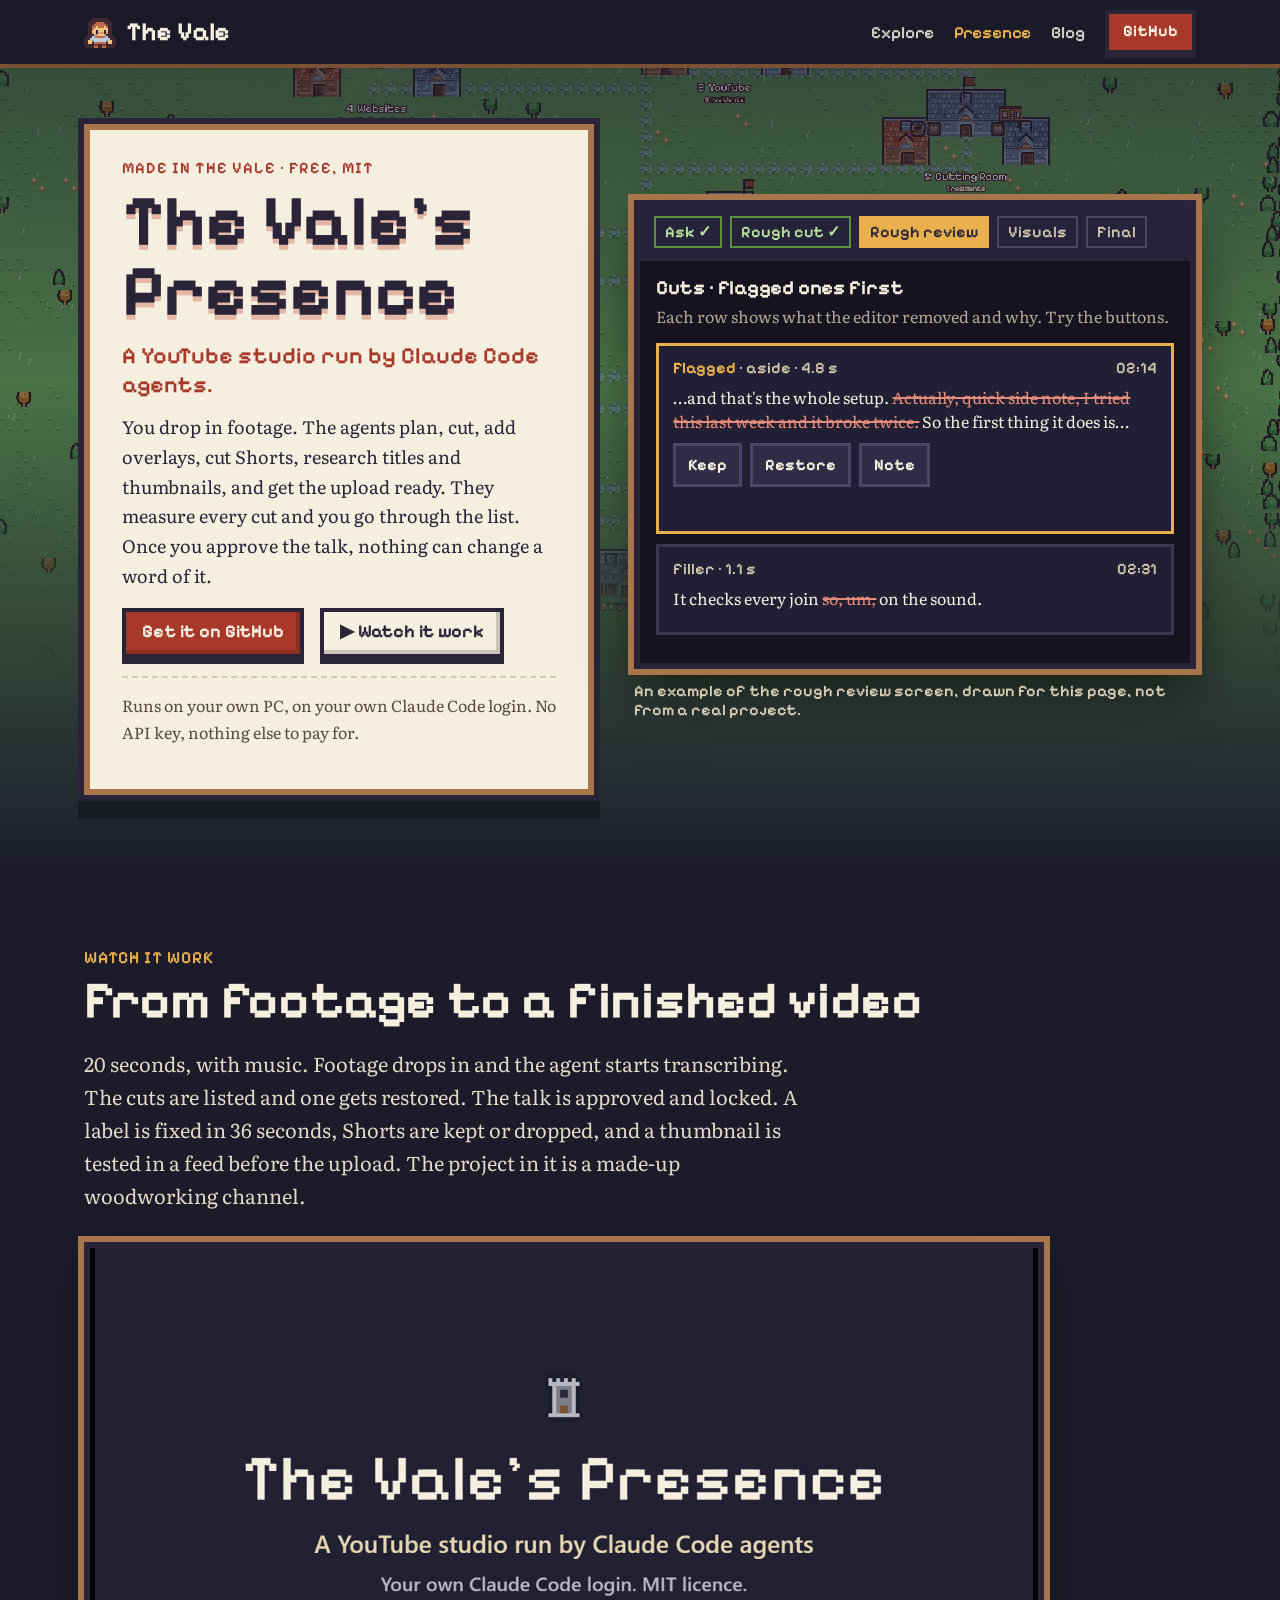
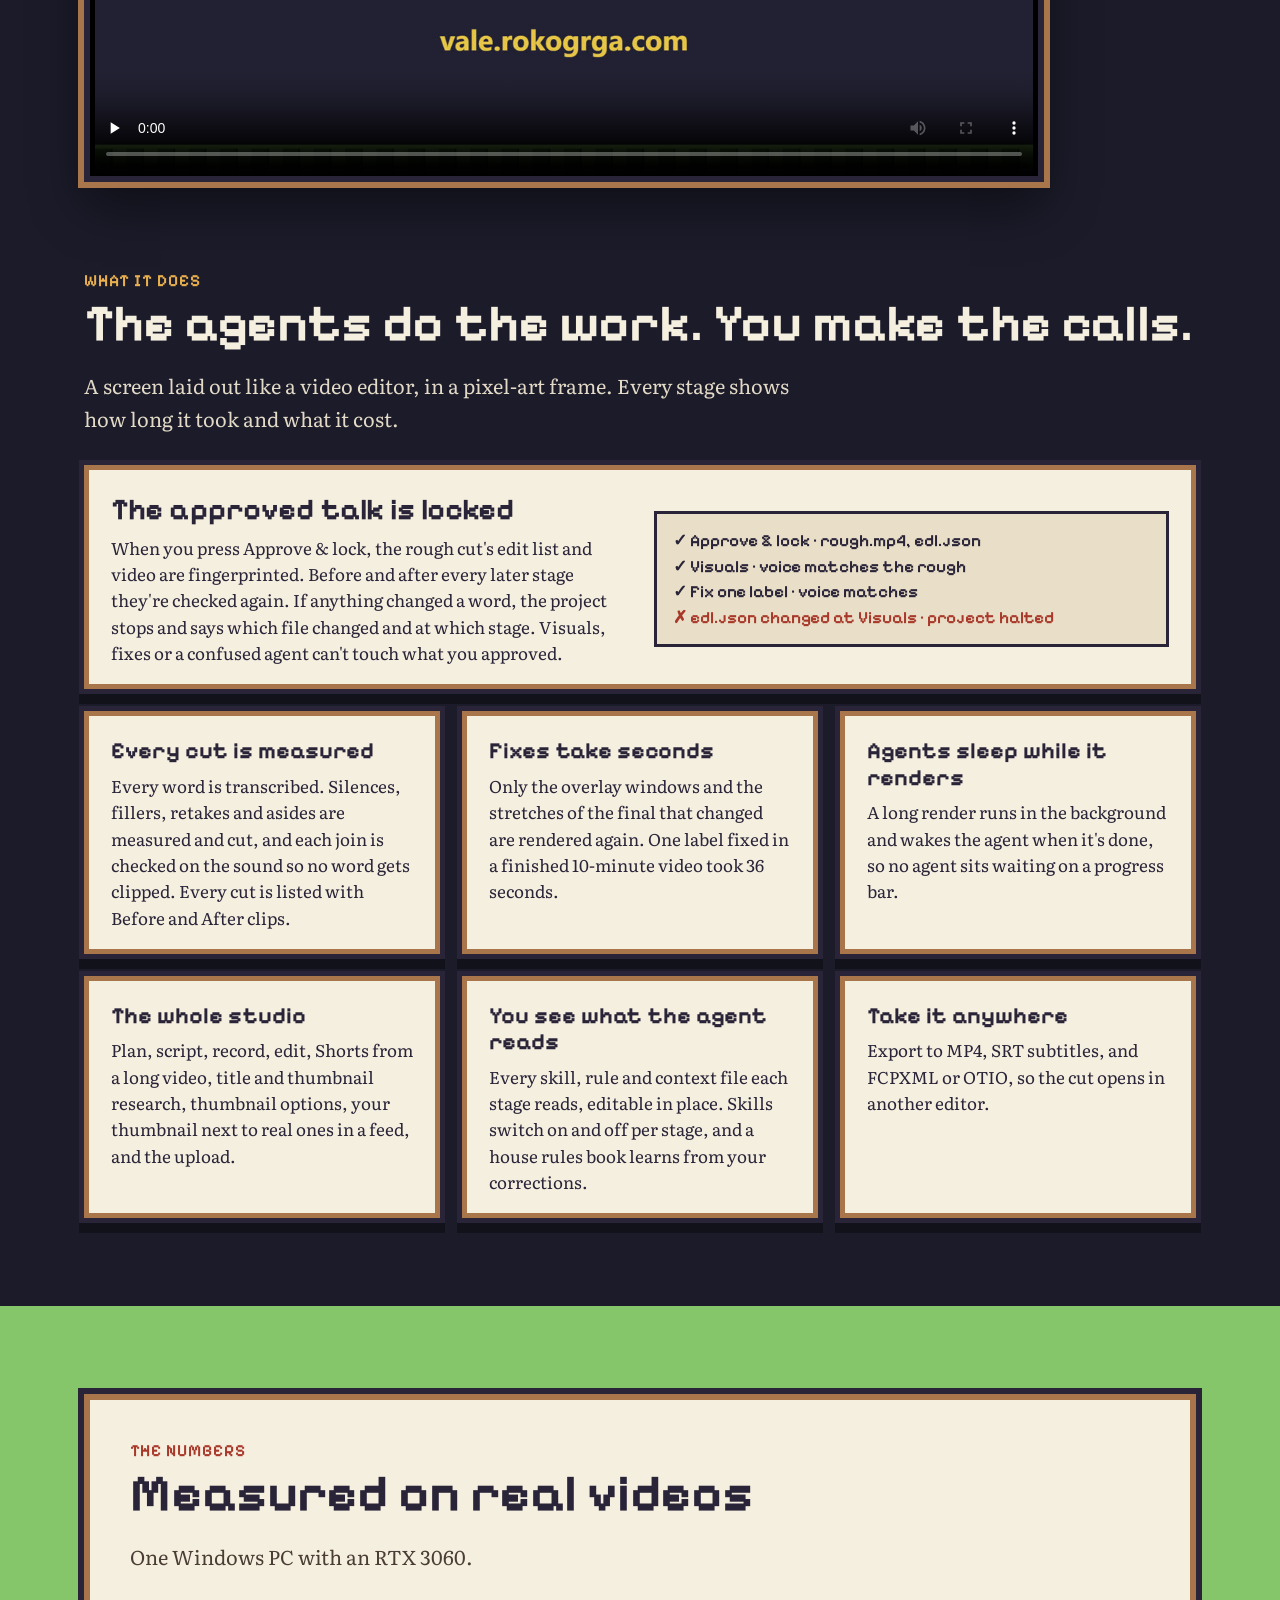
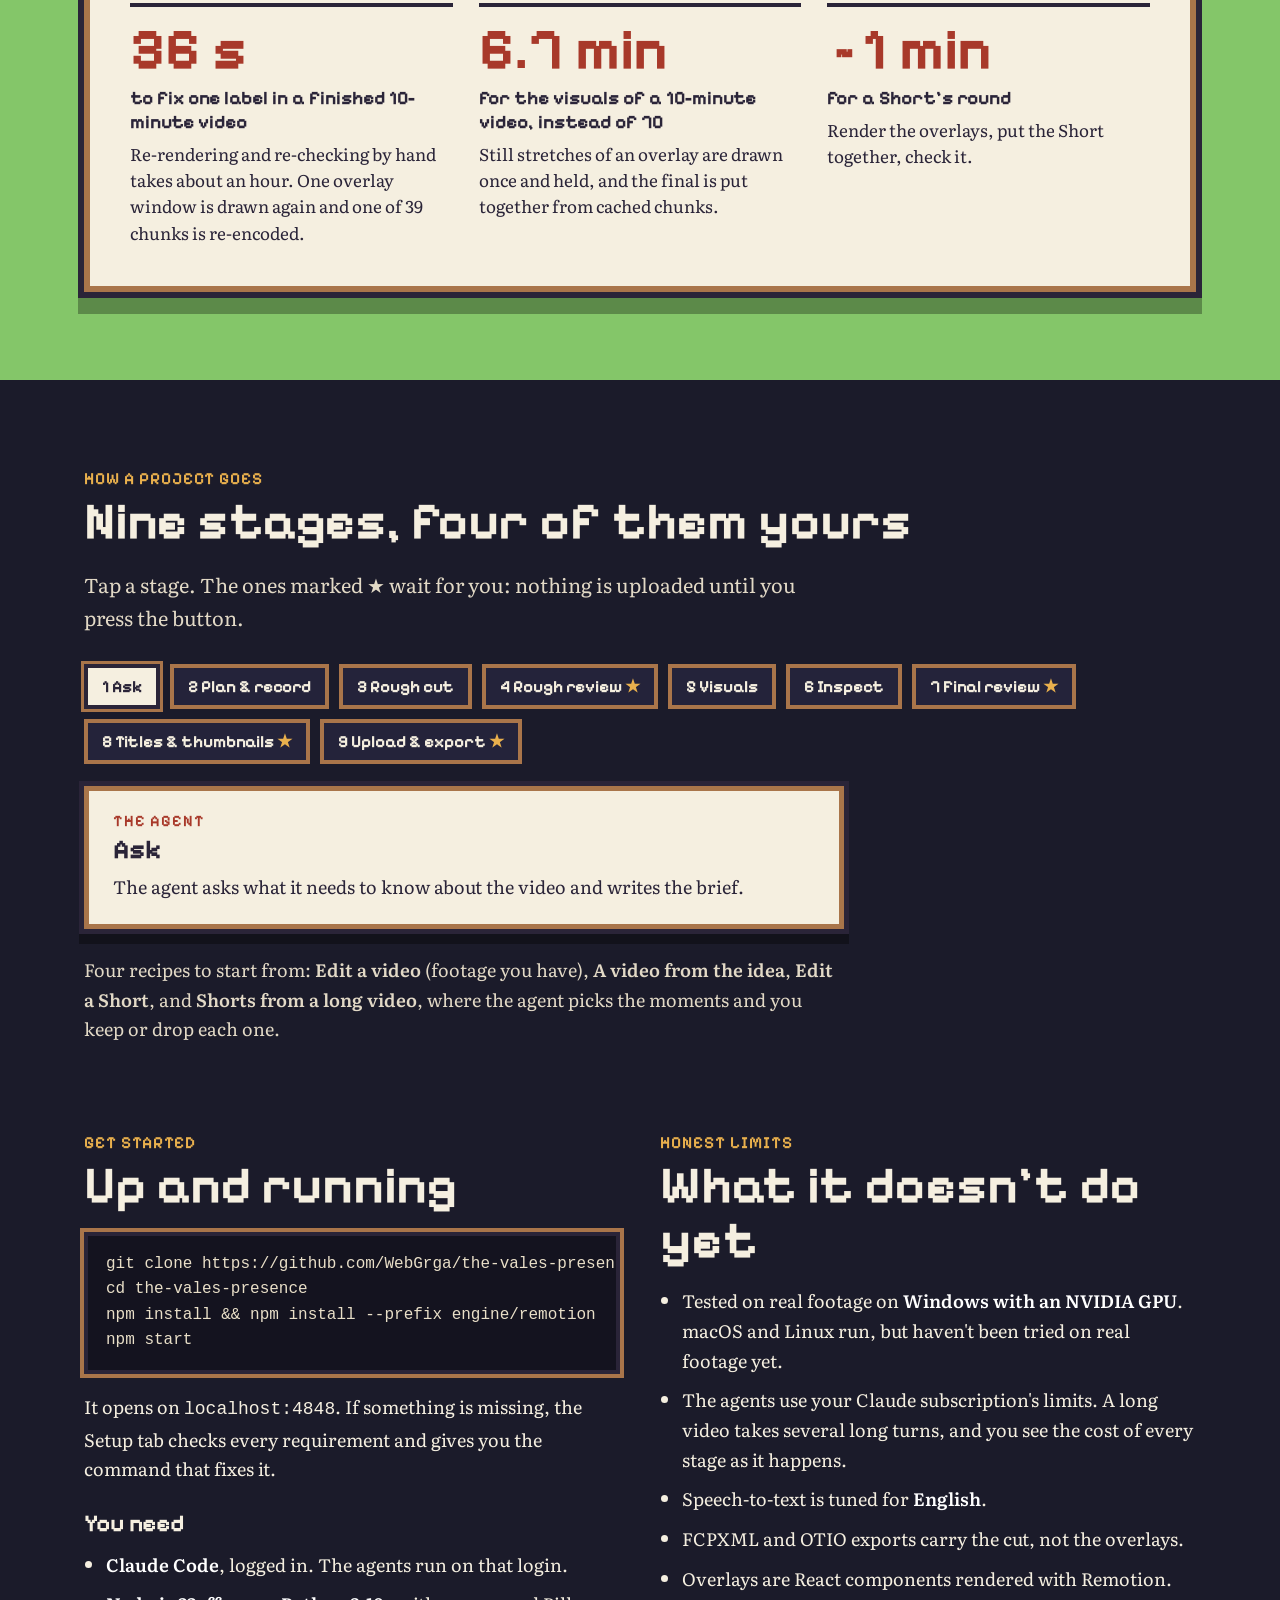
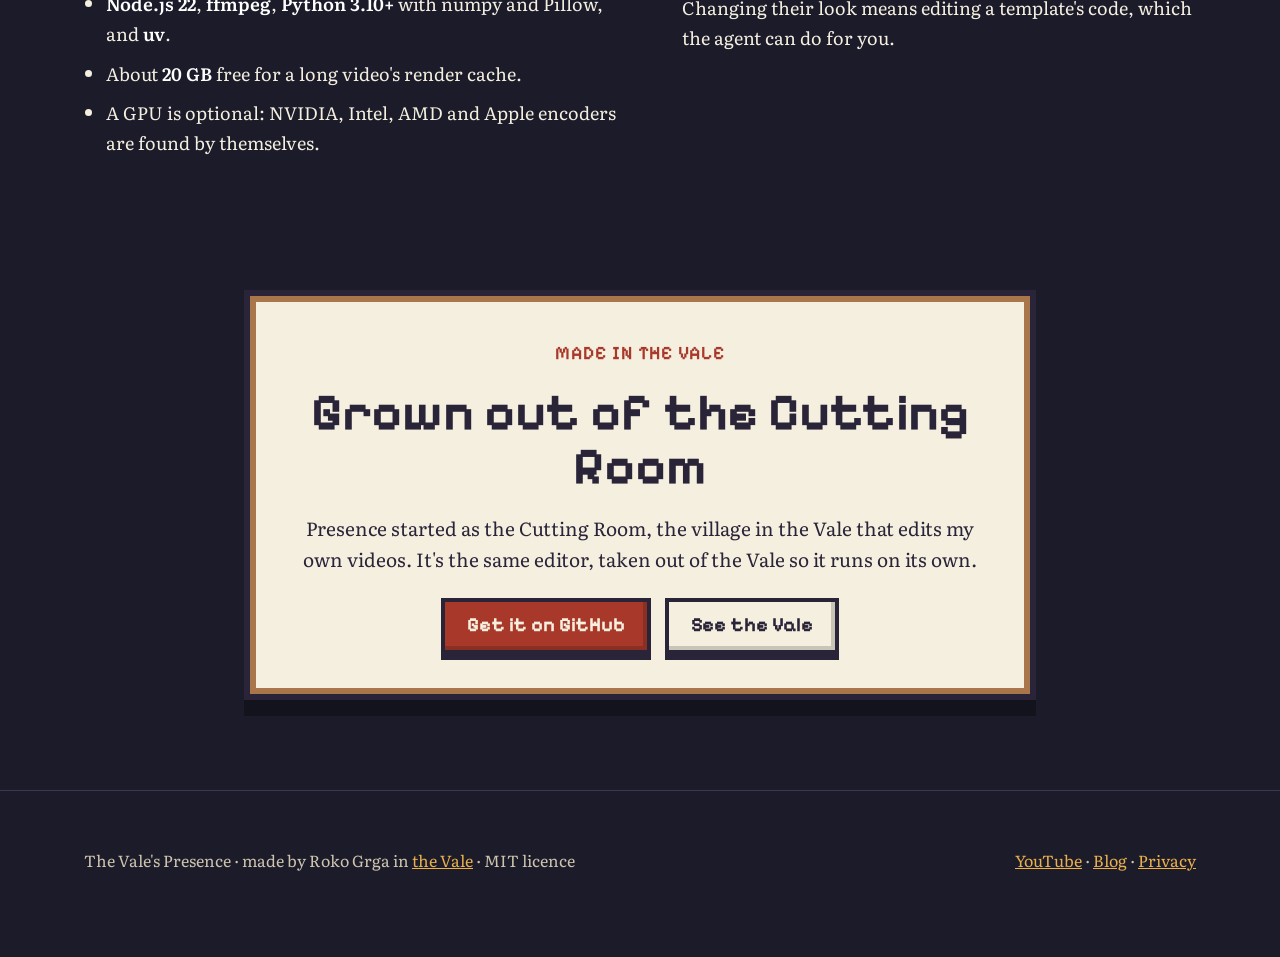
<file: presence/index.html>
<!doctype html>
<html lang="en">
<head>
<meta charset="utf-8">
<meta name="viewport" content="width=device-width,initial-scale=1">
<title>The Vale's Presence · a YouTube studio run by Claude Code agents</title>
<meta name="description" content="The Vale's Presence is a local YouTube studio and video editor run by Claude Code agents on your own subscription. They measure every cut, you approve the list, and once you approve the talk, nothing can change a word of it. Free and MIT licensed.">
<meta property="og:title" content="The Vale's Presence">
<meta property="og:description" content="A YouTube studio run by Claude Code agents. They measure every cut, you approve the list, and the approved talk is locked.">
<meta property="og:image" content="https://vale.rokogrga.com/assets/presence-og.jpg">
<meta property="og:url" content="https://vale.rokogrga.com/presence/">
<meta property="og:type" content="website">
<meta name="twitter:card" content="summary_large_image">
<link rel="canonical" href="https://vale.rokogrga.com/presence/">
<link rel="icon" href="../assets/favicon.png"><link rel="stylesheet" href="../assets/fonts.css">
<script type="application/ld+json">
{"@context":"https://schema.org","@type":"SoftwareApplication","name":"The Vale's Presence","applicationCategory":"MultimediaApplication","operatingSystem":"Windows, macOS, Linux","description":"A local YouTube studio and video editor run by Claude Code agents: plan, rough cut, overlays, Shorts, titles, thumbnails and upload, with every cut listed for review and the approved talk locked.","license":"https://opensource.org/licenses/MIT","offers":{"@type":"Offer","price":"0","priceCurrency":"EUR"},"url":"https://vale.rokogrga.com/presence/","author":{"@type":"Person","@id":"https://vale.rokogrga.com/#roko","name":"Roko Grga","url":"https://vale.rokogrga.com/"},"isPartOf":{"@id":"https://vale.rokogrga.com/#site"}}
</script>
<style>
:root{--night:#1b1b2a;--night2:#24233a;--panel:#f5efe0;--ink:#2a2438;--wood:#a9754a;--wood2:#7a5134;--red:#c44d3a;--redink:#a8392a;--gold:#e9b04d;--grass:#5a8f3c}
*{box-sizing:border-box;font-variant-ligatures:none!important}
html{scroll-behavior:smooth}
body{margin:0;background:var(--night);color:var(--panel);font:18px/1.65 Literata,Georgia,serif}
img{max-width:100%;height:auto;display:block}
a{color:inherit}
:focus-visible{outline:3px solid var(--gold);outline-offset:3px}
.skip{position:absolute;left:-999px}.skip:focus{left:12px;top:12px;display:inline-flex;align-items:center;min-height:44px;background:var(--panel);color:var(--ink);padding:12px 16px;z-index:9}
.wrap{max-width:1160px;margin:0 auto;padding:0 24px}

header.top{position:sticky;top:0;z-index:5;background:rgba(27,27,42,.92);backdrop-filter:blur(6px);border-bottom:4px solid var(--wood2)}
header.top .wrap{display:flex;align-items:center;gap:22px;height:64px}
.brand{display:flex;align-items:center;gap:10px;min-height:44px;font:700 26px/1 "Pixelify Sans";text-decoration:none}
.brand i{width:32px;height:32px;background:url(../assets/art/ppl_d85.png) 0 0/32px 32px;image-rendering:pixelated}
nav{margin-left:auto;display:flex;align-items:center;gap:20px;font:600 17px/1 "Pixelify Sans"}
nav a{display:inline-flex;align-items:center;min-height:44px;text-decoration:none;opacity:.85}nav a:hover{opacity:1;color:var(--gold)}
nav a[aria-current]{opacity:1;color:var(--gold)}

.btn{display:inline-flex;align-items:center;justify-content:center;gap:10px;font:700 20px/1.1 "Pixelify Sans";text-decoration:none;color:var(--ink);background:var(--gold);padding:12px 22px 14px;border:4px solid var(--ink);box-shadow:inset -4px -4px 0 rgba(0,0,0,.18),0 6px 0 var(--ink);transition:transform .08s,box-shadow .08s;cursor:pointer}
.btn:hover{transform:translateY(2px);box-shadow:inset -4px -4px 0 rgba(0,0,0,.18),0 4px 0 var(--ink)}
.btn:active{transform:translateY(6px);box-shadow:inset -4px -4px 0 rgba(0,0,0,.18),0 0 0 var(--ink)}
.btn.red{background:var(--redink);color:var(--panel)}
.btn.paper{background:var(--panel)}
nav .btn{opacity:1;font-size:16px;padding:6px 14px 8px;min-height:44px;box-shadow:0 4px 0 var(--ink);background:var(--redink);color:var(--panel)}
nav .btn:hover{color:var(--panel)}

/* hero */
.hero{position:relative;padding:56px 0 64px;background:url(../assets/hero-bg.webp) 50% 0/100% auto no-repeat #57874e;image-rendering:pixelated}
.hero:before{content:"";position:absolute;inset:0;background:linear-gradient(180deg,rgba(27,27,42,.55),rgba(27,27,42,.2) 40%,rgba(27,27,42,.97))}
.hero .wrap{position:relative;display:grid;grid-template-columns:1fr 1.1fr;gap:40px;align-items:center}
.sign{background:var(--panel);color:var(--ink);padding:30px 32px 26px;border:6px solid var(--wood);box-shadow:0 0 0 6px var(--ink),0 18px 0 6px rgba(0,0,0,.3)}
.sign .kick{font:600 16px/1 "Pixelify Sans";letter-spacing:1px;text-transform:uppercase;color:var(--redink);margin:0 0 10px}
.sign h1{font:700 clamp(44px,5.6vw,72px)/.98 "Pixelify Sans";margin:0 0 14px;color:var(--ink);text-shadow:0 5px 0 rgba(196,77,58,.35)}
.sign .lead{font:600 23px/1.3 "Pixelify Sans";margin:0 0 12px;color:var(--redink)}
.sign p{margin:0 0 18px}
.act{display:flex;flex-wrap:wrap;gap:16px;align-items:center;margin:4px 0 18px}
.act .btn{font-size:18px;padding:10px 16px 12px;white-space:nowrap}
.note{font-size:16px;color:#5b4a3c;margin:18px 0 0;padding-top:14px;border-top:2px dashed #d8c9a8}

/* the example cut row, drawn in HTML */
.studio{background:#14131f;border:6px solid var(--ink);box-shadow:0 0 0 6px var(--wood),0 24px 50px rgba(0,0,0,.5);color:var(--panel);font-size:16px}
.studio .bar{display:flex;align-items:center;gap:8px;padding:10px 14px;background:var(--night2);border-bottom:3px solid var(--ink);font:600 16px/1 "Pixelify Sans";overflow:hidden;white-space:nowrap}
.chip{display:inline-block;padding:6px 9px;border:2px solid #4a4766;color:#cfc4ae}
.chip.done{border-color:var(--grass);color:#b9e29c}
.chip.now{border-color:var(--gold);color:var(--ink);background:var(--gold)}
.studio .body{padding:16px 16px 18px}
.studio .h{font:700 20px/1.1 "Pixelify Sans";margin:0 0 4px}
.studio .sub{font-size:16px;color:#b3a993;margin:0 0 14px}
.cut{background:#211f33;border:3px solid #3a3850;padding:12px 14px;margin:0 0 10px}
.cut.flag{border-color:var(--gold)}
.cut .head{display:flex;justify-content:space-between;gap:10px;font:600 16px/1.2 "Pixelify Sans";margin:0 0 8px;color:#cfc4ae}
.cut .head b{color:var(--gold);font-weight:700}
.cut .words{margin:0 0 10px;line-height:1.5}
.cut del{color:#e58b7a;text-decoration-thickness:2px}
.cut .row{display:flex;flex-wrap:wrap;gap:8px}
.cut button{font:700 16px/1 "Pixelify Sans";min-height:44px;padding:8px 12px;background:#2f2d45;color:var(--panel);border:3px solid #4a4766;cursor:pointer}
.cut button:hover{border-color:var(--gold)}
.cut button[aria-pressed=true]{background:var(--panel);color:var(--ink);border-color:var(--ink)}
.cut .said{font-size:16px;color:#b9e29c;margin:8px 0 0;min-height:1.5em}
.caption{font:600 16px "Pixelify Sans";color:#d8ccb4;margin:12px 0 0}

/* sections */
section{padding:88px 0;scroll-margin-top:70px}
.kicker{font:600 17px "Pixelify Sans";color:var(--gold);letter-spacing:1px;text-transform:uppercase;margin:0 0 6px}
h2{font:700 clamp(34px,4.2vw,52px)/1.05 "Pixelify Sans";margin:0 0 18px}
.intro{max-width:720px;font-size:20px;color:#e2d9c6;margin:0 0 30px}

/* watch it work */
.screen{position:relative;border:6px solid var(--ink);box-shadow:0 0 0 6px var(--wood),0 24px 50px rgba(0,0,0,.45);background:#000;aspect-ratio:16/9;max-width:960px}
.screen video{display:block;width:100%;height:100%}

/* features */
.grid{display:grid;grid-template-columns:repeat(auto-fill,minmax(300px,1fr));gap:22px}
.card{background:var(--panel);color:var(--ink);border:5px solid var(--wood);box-shadow:0 0 0 5px var(--ink),0 10px 0 5px rgba(0,0,0,.35);padding:22px 22px 18px}
.card h3{font:700 23px/1.15 "Pixelify Sans";margin:0 0 8px}
.card p{margin:0;font-size:17px;line-height:1.55}
.card.big{grid-column:1/-1;display:grid;grid-template-columns:1fr 1fr;gap:28px;align-items:center}
.card.big h3{font-size:30px}
.lockbox{font:600 17px/1.5 "Pixelify Sans";background:#e9dfc8;border:3px solid var(--ink);padding:14px 16px}
.lockbox span{display:block}
.lockbox .bad{color:var(--redink)}

/* numbers */
.numbers{background:var(--grass) url(../assets/art/ter_t0.png) 0 0/48px 48px;image-rendering:pixelated;color:var(--ink)}
.board{background:var(--panel);border:6px solid var(--wood);box-shadow:0 0 0 6px var(--ink),0 16px 0 6px rgba(0,0,0,.3);padding:40px}
.board h2{color:var(--ink)}
.board .intro{color:#4a3d33}
.stats{display:grid;grid-template-columns:repeat(3,1fr);gap:26px}
.stat{border-top:4px solid var(--ink);padding-top:14px}
.stat b{display:block;font:700 clamp(40px,4.6vw,58px)/1 "Pixelify Sans";color:var(--redink);margin:0 0 8px}
.stat strong{display:block;font:700 19px/1.25 "Pixelify Sans";margin:0 0 6px}
.stat p{margin:0;font-size:17px;line-height:1.55}

/* stages */
.stages{display:flex;flex-wrap:wrap;gap:10px;margin:0 0 22px;padding:0;list-style:none}
.stages button{font:700 17px/1 "Pixelify Sans";min-height:44px;padding:10px 14px;background:var(--night2);color:var(--panel);border:4px solid var(--wood);cursor:pointer}
.stages button:hover{border-color:var(--gold)}
.stages button[aria-pressed=true]{background:var(--panel);color:var(--ink);border-color:var(--ink);box-shadow:0 0 0 3px var(--wood)}
.stages .you{color:var(--gold)}
.stages button[aria-pressed=true] .you{color:var(--redink)}
.stage{max-width:760px;background:var(--panel);color:var(--ink);border:5px solid var(--wood);box-shadow:0 0 0 5px var(--ink),0 10px 0 5px rgba(0,0,0,.35);padding:22px 24px}
.stage .who{font:600 16px/1 "Pixelify Sans";letter-spacing:1px;text-transform:uppercase;color:var(--redink);margin:0 0 6px}
.stage h3{font:700 27px/1.1 "Pixelify Sans";margin:0 0 8px}
.stage p{margin:0;font-size:18px}
.js .stage[hidden]{display:none}
html:not(.js) .stages{display:none}
html:not(.js) .stage{margin:0 0 16px}
.recipes{margin:26px 0 0;color:#e2d9c6;max-width:760px}

/* setup and limits */
.two{display:grid;grid-template-columns:minmax(0,1fr) minmax(0,1fr);gap:40px;align-items:start}.two>*{min-width:0}
pre{margin:0 0 18px;background:#14131f;border:4px solid var(--ink);box-shadow:0 0 0 4px var(--wood);padding:16px 18px;overflow:auto;font:16px/1.6 ui-monospace,Consolas,monospace;color:#e9dfc8}
ul.list{margin:0;padding:0 0 0 22px}
ul.list li{margin:0 0 10px}
ul.list b{font-weight:700;color:#fff}
h3.sm{font:700 24px/1.15 "Pixelify Sans";margin:0 0 12px}

/* closing */
.gate{max-width:780px;margin:0 auto;text-align:center;background:var(--panel);color:var(--ink);border:6px solid var(--wood);box-shadow:0 0 0 6px var(--ink),0 16px 0 6px rgba(0,0,0,.3);padding:40px 36px 34px}
.gate h2{color:var(--ink)}.gate p{font-size:19px;margin:0 0 22px}
.gate .ctas{display:flex;flex-wrap:wrap;gap:14px;justify-content:center}
.come{padding:40px 0 96px}

footer{padding:40px 0 70px;font-size:16px;color:#cfc4ae;border-top:1px solid #3a3850}
footer a{color:var(--gold)}
footer .cols{display:flex;flex-wrap:wrap;gap:18px 40px;justify-content:space-between}

@media(max-width:900px){
  .hero .wrap,.two,.card.big{grid-template-columns:minmax(0,1fr)}
  .stats{grid-template-columns:1fr}
  .board{padding:24px}
}
@media(max-width:760px){
  nav a:not(.btn):not(.keep){display:none}
}
@media(max-width:600px){
  .hero{padding-top:28px}
  .sign{padding:22px 18px 20px}
  .gate{padding:32px 18px 28px}
  .board{padding:18px}
  .studio .bar .chip:nth-child(-n+2){display:none}
  .brand{font-size:22px;white-space:nowrap}nav{gap:10px}header.top .wrap{gap:10px;padding:0 16px}nav .btn{padding:6px 10px 8px}
}
@media(max-width:420px){nav a[aria-current]{display:none}}
@media (prefers-reduced-motion:reduce){.btn{transition:none}html{scroll-behavior:auto}}
</style>
<script>document.documentElement.classList.add('js')</script>
</head>
<body>
<a class="skip" href="#main">Skip to content</a>
<header class="top"><div class="wrap">
  <a class="brand" href="../"><i></i>The Vale</a>
  <nav aria-label="Main"><a href="../#explore">Explore</a><a class="keep" href="./" aria-current="page">Presence</a><a class="keep" href="../blog/">Blog</a><a class="btn" href="https://github.com/WebGrga/the-vales-presence" rel="noopener">GitHub</a></nav>
</div></header>

<main id="main">
<div class="hero">
  <div class="wrap">
    <div class="sign">
      <p class="kick">Made in the Vale · free, MIT</p>
      <h1>The Vale's Presence</h1>
      <p class="lead">A YouTube studio run by Claude Code agents.</p>
      <p>You drop in footage. The agents plan, cut, add overlays, cut Shorts, research titles and thumbnails, and get the upload ready. They measure every cut and you go through the list. Once you approve the talk, nothing can change a word of it.</p>
      <div class="act">
        <a class="btn red" href="https://github.com/WebGrga/the-vales-presence" rel="noopener">Get it on GitHub</a>
        <a class="btn paper" href="#watch">▶ Watch it work</a>
      </div>
      <p class="note">Runs on your own PC, on your own Claude Code login. No API key, nothing else to pay for.</p>
    </div>

    <div>
      <figure class="studio-fig" style="margin:0"><div class="studio">
        <div class="bar" aria-hidden="true"><span class="chip done">Ask ✓</span><span class="chip done">Rough cut ✓</span><span class="chip now">Rough review</span><span class="chip">Visuals</span><span class="chip">Final</span></div>
        <div class="body">
          <p class="h">Cuts · flagged ones first</p>
          <p class="sub">Each row shows what the editor removed and why. Try the buttons.</p>
          <div class="cut flag">
            <p class="head"><span><b>Flagged</b> · aside · 4.8 s</span><span>02:14</span></p>
            <p class="words">…and that's the whole setup. <del>Actually, quick side note, I tried this last week and it broke twice.</del> So the first thing it does is…</p>
            <div class="row" role="group" aria-label="Your call on this cut">
              <button type="button" aria-pressed="false" data-say="Kept: the aside stays out of the video.">Keep</button>
              <button type="button" aria-pressed="false" data-say="Restored: the aside goes back in.">Restore</button>
              <button type="button" aria-pressed="false" data-say="Note sent: “keep the cut, leave a breath before So”.">Note</button>
            </div>
            <p class="said" aria-live="polite"></p>
          </div>
          <div class="cut">
            <p class="head"><span>filler · 1.1 s</span><span>02:31</span></p>
            <p class="words">It checks every join <del>so, um,</del> on the sound.</p>
          </div>
        </div>
      </div>
      <figcaption class="caption">An example of the rough review screen, drawn for this page, not from a real project.</figcaption></figure>
    </div>
  </div>
</div>

<section id="watch"><div class="wrap">
  <p class="kicker">Watch it work</p>
  <h2>From footage to a finished video</h2>
  <p class="intro">20 seconds, with music. Footage drops in and the agent starts transcribing. The cuts are listed and one gets restored. The talk is approved and locked. A label is fixed in 36 seconds, Shorts are kept or dropped, and a thumbnail is tested in a feed before the upload. The project in it is a made-up woodworking channel.</p>
  <div class="screen">
    <video controls playsinline preload="none" poster="../assets/presence-poster.jpg" src="../assets/presence-launch.mp4" aria-label="The launch video of The Vale's Presence, 20 seconds, with music"></video>
  </div>
</div></section>

<section id="what" style="padding-top:0"><div class="wrap">
  <p class="kicker">What it does</p>
  <h2>The agents do the work. You make the calls.</h2>
  <p class="intro">A screen laid out like a video editor, in a pixel-art frame. Every stage shows how long it took and what it cost.</p>
  <div class="grid">
    <article class="card big">
      <div>
        <h3>The approved talk is locked</h3>
        <p>When you press Approve &amp; lock, the rough cut's edit list and video are fingerprinted. Before and after every later stage they're checked again. If anything changed a word, the project stops and says which file changed and at which stage. Visuals, fixes or a confused agent can't touch what you approved.</p>
      </div>
      <div class="lockbox">
        <span>✓ Approve &amp; lock · rough.mp4, edl.json</span>
        <span>✓ Visuals · voice matches the rough</span>
        <span>✓ Fix one label · voice matches</span>
        <span class="bad">✗ edl.json changed at Visuals · project halted</span>
      </div>
    </article>
    <article class="card"><h3>Every cut is measured</h3><p>Every word is transcribed. Silences, fillers, retakes and asides are measured and cut, and each join is checked on the sound so no word gets clipped. Every cut is listed with Before and After clips.</p></article>
    <article class="card"><h3>Fixes take seconds</h3><p>Only the overlay windows and the stretches of the final that changed are rendered again. One label fixed in a finished 10-minute video took 36 seconds.</p></article>
    <article class="card"><h3>Agents sleep while it renders</h3><p>A long render runs in the background and wakes the agent when it's done, so no agent sits waiting on a progress bar.</p></article>
    <article class="card"><h3>The whole studio</h3><p>Plan, script, record, edit, Shorts from a long video, title and thumbnail research, thumbnail options, your thumbnail next to real ones in a feed, and the upload.</p></article>
    <article class="card"><h3>You see what the agent reads</h3><p>Every skill, rule and context file each stage reads, editable in place. Skills switch on and off per stage, and a house rules book learns from your corrections.</p></article>
    <article class="card"><h3>Take it anywhere</h3><p>Export to MP4, SRT subtitles, and FCPXML or OTIO, so the cut opens in another editor.</p></article>
  </div>
</div></section>

<section class="numbers" id="numbers"><div class="wrap"><div class="board">
  <p class="kicker" style="color:var(--redink)">The numbers</p>
  <h2>Measured on real videos</h2>
  <p class="intro">One Windows PC with an RTX 3060.</p>
  <div class="stats">
    <div class="stat"><b>36 s</b><strong>to fix one label in a finished 10-minute video</strong><p>Re-rendering and re-checking by hand takes about an hour. One overlay window is drawn again and one of 39 chunks is re-encoded.</p></div>
    <div class="stat"><b>6.7 min</b><strong>for the visuals of a 10-minute video, instead of 70</strong><p>Still stretches of an overlay are drawn once and held, and the final is put together from cached chunks.</p></div>
    <div class="stat"><b>~1 min</b><strong>for a Short's round</strong><p>Render the overlays, put the Short together, check it.</p></div>
  </div>
</div></div></section>

<section id="how"><div class="wrap">
  <p class="kicker">How a project goes</p>
  <h2>Nine stages, four of them yours</h2>
  <p class="intro">Tap a stage. The ones marked ★ wait for you: nothing is uploaded until you press the button.</p>
  <ul class="stages" role="group" aria-label="Choose a stage">
    <li><button type="button" data-s="0" aria-pressed="true">1 Ask</button></li>
    <li><button type="button" data-s="1" aria-pressed="false">2 Plan &amp; record</button></li>
    <li><button type="button" data-s="2" aria-pressed="false">3 Rough cut</button></li>
    <li><button type="button" data-s="3" aria-pressed="false">4 Rough review <span class="you">★</span></button></li>
    <li><button type="button" data-s="4" aria-pressed="false">5 Visuals</button></li>
    <li><button type="button" data-s="5" aria-pressed="false">6 Inspect</button></li>
    <li><button type="button" data-s="6" aria-pressed="false">7 Final review <span class="you">★</span></button></li>
    <li><button type="button" data-s="7" aria-pressed="false">8 Titles &amp; thumbnails <span class="you">★</span></button></li>
    <li><button type="button" data-s="8" aria-pressed="false">9 Upload &amp; export <span class="you">★</span></button></li>
  </ul>
  <div id="stagebox" aria-live="polite">
    <article class="stage"><p class="who">The agent</p><h3>Ask</h3><p>The agent asks what it needs to know about the video and writes the brief.</p></article>
    <article class="stage" hidden><p class="who">The agent, then you</p><h3>Plan &amp; record</h3><p>Only when you start from an idea. The agent looks at titles and thumbnails of videos like yours and writes a plan you approve. Then you record and drop the footage in.</p></article>
    <article class="stage" hidden><p class="who">The agent</p><h3>Rough cut</h3><p>Every word is transcribed. Silences, fillers, retakes and asides are measured and cut, and every join is checked on the sound so no word is clipped.</p></article>
    <article class="stage" hidden><p class="who">You</p><h3>Rough review</h3><p>Watch the rough and go through the cuts, flagged ones first, with Before / After, Keep, Restore or a note. Strike words in the transcript. Then Approve &amp; lock, or send it back with your notes.</p></article>
    <article class="stage" hidden><p class="who">The agent</p><h3>Visuals</h3><p>Labels, cards, punch-ins, captions and sound go on top of the locked rough, from an overlay kit. A proof first, then the final.</p></article>
    <article class="stage" hidden><p class="who">The agent</p><h3>Inspect</h3><p>The agent checks the final against a checklist: length, the locked voice, the frames, text inside the safe areas.</p></article>
    <article class="stage" hidden><p class="who">You</p><h3>Final review</h3><p>Approve it or send it back. A fix renders only what changed.</p></article>
    <article class="stage" hidden><p class="who">You</p><h3>Titles &amp; thumbnails</h3><p>Options as cards, with your thumbnail shown in a feed next to real videos.</p></article>
    <article class="stage" hidden><p class="who">You</p><h3>Upload &amp; export</h3><p>The upload happens only when you press the button. Export gives you the video, the subtitles and the edit list for other programs.</p></article>
  </div>
  <p class="recipes">Four recipes to start from: <b>Edit a video</b> (footage you have), <b>A video from the idea</b>, <b>Edit a Short</b>, and <b>Shorts from a long video</b>, where the agent picks the moments and you keep or drop each one.</p>
</div></section>

<section id="setup" style="padding-top:0"><div class="wrap two">
  <div>
    <p class="kicker">Get started</p>
    <h2>Up and running</h2>
<pre><code>git clone https://github.com/WebGrga/the-vales-presence
cd the-vales-presence
npm install &amp;&amp; npm install --prefix engine/remotion
npm start</code></pre>
    <p>It opens on <code>localhost:4848</code>. If something is missing, the Setup tab checks every requirement and gives you the command that fixes it.</p>
    <h3 class="sm" style="margin-top:26px">You need</h3>
    <ul class="list">
      <li><b>Claude Code</b>, logged in. The agents run on that login.</li>
      <li><b>Node.js 22</b>, <b>ffmpeg</b>, <b>Python 3.10+</b> with numpy and Pillow, and <b>uv</b>.</li>
      <li>About <b>20 GB</b> free for a long video's render cache.</li>
      <li>A GPU is optional: NVIDIA, Intel, AMD and Apple encoders are found by themselves.</li>
    </ul>
  </div>
  <div>
    <p class="kicker">Honest limits</p>
    <h2>What it doesn't do yet</h2>
    <ul class="list">
      <li>Tested on real footage on <b>Windows with an NVIDIA GPU</b>. macOS and Linux run, but haven't been tried on real footage yet.</li>
      <li>The agents use your Claude subscription's limits. A long video takes several long turns, and you see the cost of every stage as it happens.</li>
      <li>Speech-to-text is tuned for <b>English</b>.</li>
      <li>FCPXML and OTIO exports carry the cut, not the overlays.</li>
      <li>Overlays are React components rendered with Remotion. Changing their look means editing a template's code, which the agent can do for you.</li>
    </ul>
  </div>
</div></section>

<section class="come"><div class="wrap">
  <div class="gate">
    <p class="kicker" style="color:var(--redink)">Made in the Vale</p>
    <h2>Grown out of the Cutting Room</h2>
    <p>Presence started as the Cutting Room, the village in the Vale that edits my own videos. It's the same editor, taken out of the Vale so it runs on its own.</p>
    <div class="ctas">
      <a class="btn red" href="https://github.com/WebGrga/the-vales-presence" rel="noopener">Get it on GitHub</a>
      <a class="btn paper" href="../">See the Vale</a>
    </div>
  </div>
</div></section>
</main>

<footer><div class="wrap cols">
  <p>The Vale's Presence · made by Roko Grga in <a href="../">the Vale</a> · MIT licence</p>
  <p><a href="https://www.youtube.com/@RokoTheG" rel="noopener">YouTube</a> · <a href="../blog/">Blog</a> · <a href="../privacy.html">Privacy</a></p>
</div></footer>

<script>
document.querySelectorAll('.cut .row').forEach(function(row){
  var said=row.parentNode.querySelector('.said');
  row.querySelectorAll('button').forEach(function(b){
    b.addEventListener('click',function(){
      row.querySelectorAll('button').forEach(function(o){o.setAttribute('aria-pressed',o===b?'true':'false')});
      said.textContent=b.dataset.say;
    });
  });
});
var sb=document.querySelectorAll('.stages button'),st=document.querySelectorAll('#stagebox .stage');
sb.forEach(function(b){
  b.addEventListener('click',function(){
    sb.forEach(function(o){o.setAttribute('aria-pressed',o===b?'true':'false')});
    st.forEach(function(s,i){s.hidden=i!=b.dataset.s});
  });
});
</script>
</body>
</html>
</file>
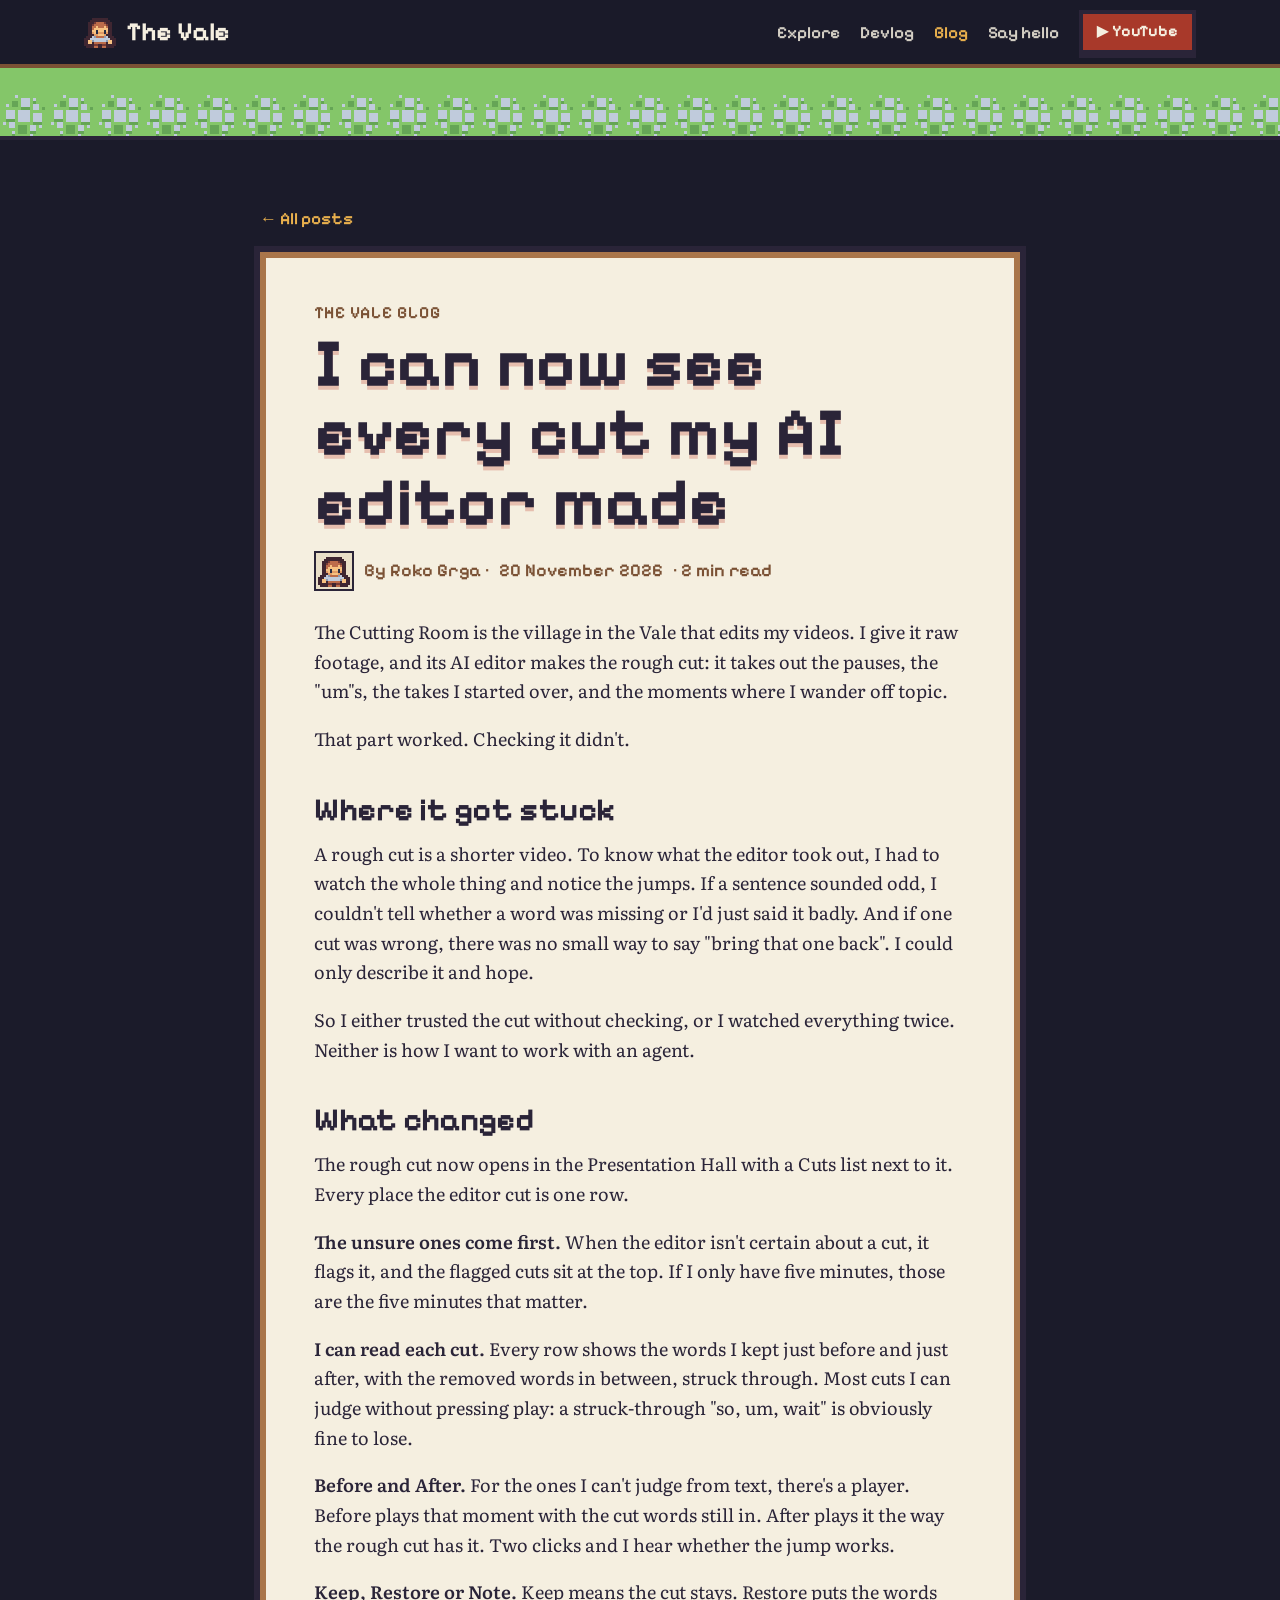
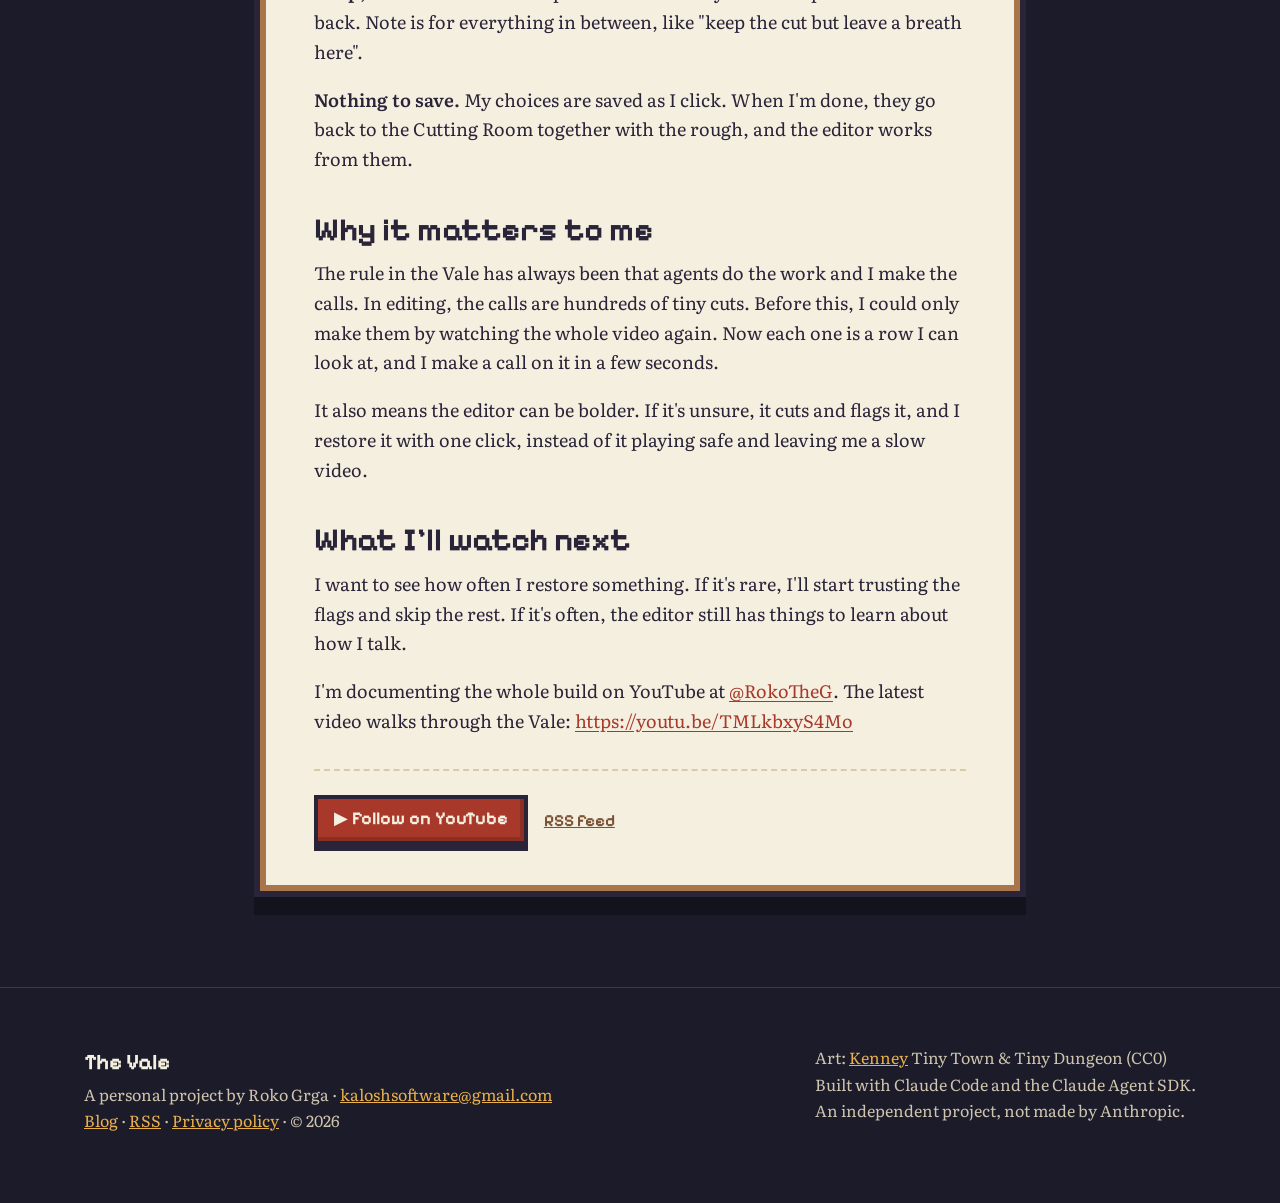
<file: blog/every-cut-my-ai-editor-made/index.html>
<!doctype html>
<html lang="en">
<head>
<meta charset="utf-8">
<meta name="viewport" content="width=device-width,initial-scale=1">
<title>I can now see every cut my AI editor made · The Vale</title>
<meta name="description" content="The Cutting Room's rough cut now opens in the Vale's Presentation Hall with a list of every cut the AI editor made. I can play each one before and after and keep it or bring it back.">
<meta property="og:title" content="I can now see every cut my AI editor made · The Vale">
<meta property="og:description" content="The Cutting Room's rough cut now opens in the Vale's Presentation Hall with a list of every cut the AI editor made. I can play each one before and after and keep it or bring it back.">
<meta property="og:image" content="https://vale.rokogrga.com/assets/brag-poster.jpg">
<meta property="og:url" content="https://vale.rokogrga.com/blog/every-cut-my-ai-editor-made/">
<meta property="og:type" content="article">
<meta name="twitter:card" content="summary_large_image">
<link rel="canonical" href="https://vale.rokogrga.com/blog/every-cut-my-ai-editor-made/">
<link rel="alternate" type="application/rss+xml" title="The Vale blog" href="https://vale.rokogrga.com/blog/feed.xml">
<link rel="icon" href="../../assets/favicon.png"><link rel="stylesheet" href="../../assets/fonts.css">
<script type="application/ld+json">{"@context":"https://schema.org","@type":"BlogPosting","headline":"I can now see every cut my AI editor made","description":"The Cutting Room's rough cut now opens in the Vale's Presentation Hall with a list of every cut the AI editor made. I can play each one before and after and keep it or bring it back.","datePublished":"2026-11-20","url":"https://vale.rokogrga.com/blog/every-cut-my-ai-editor-made/","mainEntityOfPage":"https://vale.rokogrga.com/blog/every-cut-my-ai-editor-made/","image":"https://vale.rokogrga.com/assets/brag-poster.jpg","keywords":"build in public, the vale, claude code, ai agents, video editing","author":{"@type":"Person","@id":"https://vale.rokogrga.com/#roko","name":"Roko Grga","url":"https://vale.rokogrga.com/","sameAs":["https://www.youtube.com/@RokoTheG"]},"isPartOf":{"@type":"Blog","name":"The Vale blog","url":"https://vale.rokogrga.com/blog/"}}</script>
<style>
:root{--night:#1b1b2a;--night2:#24233a;--panel:#f5efe0;--ink:#2a2438;--wood:#a9754a;--wood2:#7a5134;--red:#c44d3a;--gold:#e9b04d;--grass:#5a8f3c;--redink:#a8392a}
*{box-sizing:border-box}
body{margin:0;background:var(--night);color:var(--panel);font:18px/1.65 Literata,Georgia,serif}
img{max-width:100%;height:auto;display:block}
a{color:inherit}
:focus-visible{outline:3px solid var(--gold);outline-offset:3px}
.skip{position:absolute;left:-999px}.skip:focus{left:12px;top:12px;min-height:44px;display:inline-flex;align-items:center;background:var(--panel);color:var(--ink);padding:12px 16px;z-index:9}
.px{font-family:"Pixelify Sans",system-ui,sans-serif}
.wrap{max-width:1160px;margin:0 auto;padding:0 24px}
header.top{position:sticky;top:0;z-index:5;background:rgba(27,27,42,.92);backdrop-filter:blur(6px);border-bottom:4px solid var(--wood2)}
header.top .wrap{display:flex;align-items:center;gap:22px;height:64px}
.brand{display:flex;align-items:center;gap:10px;min-height:44px;font:700 26px/1 "Pixelify Sans";text-decoration:none}
.brand i{width:32px;height:32px;background:url(../../assets/art/ppl_d85.png) 0 0/32px 32px;image-rendering:pixelated}
nav{margin-left:auto;display:flex;align-items:center;gap:20px;font:600 17px/1 "Pixelify Sans"}
nav a{display:inline-flex;align-items:center;min-height:44px;text-decoration:none;opacity:.85}nav a:hover{opacity:1;color:var(--gold)}
nav a[aria-current]{opacity:1;color:var(--gold)}
.btn{display:inline-flex;align-items:center;justify-content:center;gap:10px;font-weight:700;font-size:20px;line-height:1.1;font-family:"Pixelify Sans",system-ui,sans-serif;text-decoration:none;color:var(--ink);background:var(--gold);padding:12px 22px 14px;border:4px solid var(--ink);box-shadow:inset -4px -4px 0 rgba(0,0,0,.18),0 6px 0 var(--ink);transition:transform .08s,box-shadow .08s;cursor:pointer}
.btn:hover{transform:translateY(2px);box-shadow:inset -4px -4px 0 rgba(0,0,0,.18),0 4px 0 var(--ink)}
.btn.red{background:var(--redink);color:var(--panel)}
nav .btn{opacity:1;font-size:16px;padding:6px 14px 8px;min-height:44px;box-shadow:0 4px 0 var(--ink);background:var(--redink);color:var(--panel)}
nav .btn:hover{color:var(--panel)}
.road{height:72px;background:url(../../assets/art/ter_t43.png) 0 24px/48px 48px repeat-x,url(../../assets/art/ter_t0.png) 0 0/48px 48px;image-rendering:pixelated;border-bottom:4px solid var(--ink)}
main{padding:56px 0 96px}
.kicker{font:600 17px "Pixelify Sans";color:var(--gold);letter-spacing:1px;text-transform:uppercase;margin:0 0 6px}
h1{font:700 clamp(40px,6vw,68px)/1.02 "Pixelify Sans";margin:0 0 14px}
.intro{max-width:700px;font-size:20px;color:#e2d9c6;margin:0 0 40px}
.list{display:grid;gap:28px;max-width:820px;padding:0;margin:0;list-style:none}
.card{position:relative;background:var(--panel);color:var(--ink);padding:26px 28px 24px;border:6px solid var(--wood);box-shadow:0 0 0 6px var(--ink),0 12px 0 6px rgba(0,0,0,.3)}
.card h2{font:700 clamp(26px,3vw,34px)/1.1 "Pixelify Sans";margin:6px 0 10px}
.card h2 a{text-decoration:none}.card h2 a:after{content:"";position:absolute;inset:0}
.card h2 a:hover{color:var(--redink)}
.card p{margin:0 0 12px}
.meta{font:600 16px/1.3 "Pixelify Sans";color:var(--wood2);margin:0}
.more{font:700 17px "Pixelify Sans";color:var(--redink)}
.draft{display:inline-block;font:700 16px/1 "Pixelify Sans";letter-spacing:1px;text-transform:uppercase;background:var(--redink);color:var(--panel);padding:5px 8px 6px;margin-left:8px;vertical-align:2px}
.post{max-width:760px;margin:0 auto}
.back{display:inline-flex;align-items:center;min-height:44px;font:600 17px "Pixelify Sans";text-decoration:none;color:var(--gold);margin-bottom:12px}
.back:hover{text-decoration:underline}
.sheet{background:var(--panel);color:var(--ink);padding:44px 48px 40px;border:6px solid var(--wood);box-shadow:0 0 0 6px var(--ink),0 18px 0 6px rgba(0,0,0,.3)}
.sheet h1{color:var(--ink);text-shadow:0 4px 0 rgba(196,77,58,.3)}
.by{display:flex;flex-wrap:wrap;align-items:center;gap:10px;margin:0 0 26px;font:600 18px/1.3 "Pixelify Sans";color:var(--wood2)}
.by img{width:32px;height:32px;image-rendering:pixelated;background:#e9dfc8;border:2px solid var(--ink);padding:2px;box-sizing:content-box}
.shot{margin:0 0 30px}
.shot img{border:4px solid var(--ink);width:auto;max-width:min(100%,420px);margin:0 auto}
.shot.wide img{max-width:100%}.shot.wide figcaption{max-width:none}
.shot figcaption{font-size:16px;color:#5b4a3c;margin:10px auto 0;max-width:420px;text-align:center}
.pending{border:4px dashed var(--redink);background:#efe4cc;padding:28px 24px;font:600 18px/1.4 "Pixelify Sans";color:var(--redink);text-align:center}
.body h2{font:700 clamp(26px,3vw,32px)/1.15 "Pixelify Sans";margin:38px 0 10px;color:var(--ink)}
.body h3{font:700 23px/1.2 "Pixelify Sans";margin:30px 0 8px}
.body p,.body ul,.body ol{margin:0 0 18px}
.body li{margin:0 0 6px}
.body a{color:var(--redink);text-underline-offset:3px}
.body code{font-size:.9em;background:#e9dfc8;padding:1px 5px}
.body blockquote{margin:0 0 18px;padding:4px 0 4px 18px;border-left:4px solid var(--wood)}
.end{display:flex;flex-wrap:wrap;gap:16px;align-items:center;margin-top:34px;padding-top:24px;border-top:2px dashed #d8c9a8}
.end .btn{font-size:18px;padding:10px 16px 12px}
.end a.rss{display:inline-flex;align-items:center;min-height:44px;font:600 17px "Pixelify Sans";color:var(--wood2)}
.feed{margin-top:40px;font:600 17px "Pixelify Sans"}.feed a{color:var(--gold)}
footer{padding:56px 0 70px;font-size:16px;color:#cfc4ae;border-top:1px solid #3a3850}
footer a{color:var(--gold)}
footer .cols{display:flex;flex-wrap:wrap;gap:18px 40px;justify-content:space-between}
@media(max-width:760px){nav a:not(.btn):not(.keep){display:none}}
@media(max-width:600px){
  main{padding:32px 0 64px}
  .wrap{padding:0 16px}
  .sheet{padding:26px 20px 24px}
  .card{padding:20px 18px 18px}
  header.top .wrap{gap:12px}
  nav{gap:14px}
}
@media (prefers-reduced-motion:reduce){.btn{transition:none}}
</style>
</head>
<body>
<a class="skip" href="#main">Skip to content</a>
<header class="top"><div class="wrap">
  <a class="brand" href="../../"><i></i>The Vale</a>
  <nav aria-label="Main"><a href="../../#explore">Explore</a><a href="../../#devlog">Devlog</a><a class="keep" href="../../blog/" aria-current="page">Blog</a><a href="../../#hello">Say hello</a><a class="btn" href="https://www.youtube.com/@RokoTheG?sub_confirmation=1">▶ YouTube</a></nav>
</div></header>
<div class="road" aria-hidden="true"></div>
<main id="main"><div class="wrap">
<article class="post">
<a class="back" href="../">← All posts</a>
<div class="sheet">
<p class="kicker" style="color:var(--wood2)">The Vale blog</p>
<h1>I can now see every cut my AI editor made</h1>
<p class="by"><img src="../../assets/art/ppl_d85.png" alt="" width="32" height="32">By Roko Grga · <time datetime="2026-11-20">20 November 2026</time> · 2 min read</p>

<div class="body">
<p>The Cutting Room is the village in the Vale that edits my videos. I give it raw footage, and its AI editor makes the rough cut: it takes out the pauses, the &quot;um&quot;s, the takes I started over, and the moments where I wander off topic.</p>
<p>That part worked. Checking it didn't.</p>
<h2>Where it got stuck</h2>
<p>A rough cut is a shorter video. To know what the editor took out, I had to watch the whole thing and notice the jumps. If a sentence sounded odd, I couldn't tell whether a word was missing or I'd just said it badly. And if one cut was wrong, there was no small way to say &quot;bring that one back&quot;. I could only describe it and hope.</p>
<p>So I either trusted the cut without checking, or I watched everything twice. Neither is how I want to work with an agent.</p>
<h2>What changed</h2>
<p>The rough cut now opens in the Presentation Hall with a Cuts list next to it. Every place the editor cut is one row.</p>
<p><strong>The unsure ones come first.</strong> When the editor isn't certain about a cut, it flags it, and the flagged cuts sit at the top. If I only have five minutes, those are the five minutes that matter.</p>
<p><strong>I can read each cut.</strong> Every row shows the words I kept just before and just after, with the removed words in between, struck through. Most cuts I can judge without pressing play: a struck-through &quot;so, um, wait&quot; is obviously fine to lose.</p>
<p><strong>Before and After.</strong> For the ones I can't judge from text, there's a player. Before plays that moment with the cut words still in. After plays it the way the rough cut has it. Two clicks and I hear whether the jump works.</p>
<p><strong>Keep, Restore or Note.</strong> Keep means the cut stays. Restore puts the words back. Note is for everything in between, like &quot;keep the cut but leave a breath here&quot;.</p>
<p><strong>Nothing to save.</strong> My choices are saved as I click. When I'm done, they go back to the Cutting Room together with the rough, and the editor works from them.</p>
<h2>Why it matters to me</h2>
<p>The rule in the Vale has always been that agents do the work and I make the calls. In editing, the calls are hundreds of tiny cuts. Before this, I could only make them by watching the whole video again. Now each one is a row I can look at, and I make a call on it in a few seconds.</p>
<p>It also means the editor can be bolder. If it's unsure, it cuts and flags it, and I restore it with one click, instead of it playing safe and leaving me a slow video.</p>
<h2>What I'll watch next</h2>
<p>I want to see how often I restore something. If it's rare, I'll start trusting the flags and skip the rest. If it's often, the editor still has things to learn about how I talk.</p>
<p>I'm documenting the whole build on YouTube at <a href="https://www.youtube.com/@RokoTheG" rel="noopener">@RokoTheG</a>. The latest video walks through the Vale: <a href="https://youtu.be/TMLkbxyS4Mo" rel="noopener">https://youtu.be/TMLkbxyS4Mo</a></p>
</div>
<div class="end"><a class="btn red" href="https://www.youtube.com/@RokoTheG?sub_confirmation=1">▶ Follow on YouTube</a><a class="rss" href="../feed.xml">RSS feed</a></div>
</div>
</article>
</div></main>
<footer><div class="wrap">
  <div class="cols">
    <div><b class="px" style="font-size:22px;color:var(--panel)">The Vale</b><br>A personal project by Roko Grga · <a href="mailto:kaloshsoftware@gmail.com">kaloshsoftware@gmail.com</a><br><a href="../../blog/">Blog</a> · <a href="../../blog/feed.xml">RSS</a> · <a href="../../privacy.html">Privacy policy</a> · © 2026</div>
    <div>Art: <a href="https://www.kenney.nl">Kenney</a> Tiny Town &amp; Tiny Dungeon (CC0)<br>Built with Claude Code and the Claude Agent SDK.<br>An independent project, not made by Anthropic.</div>
  </div>
</div></footer>
</body>
</html>
</file>
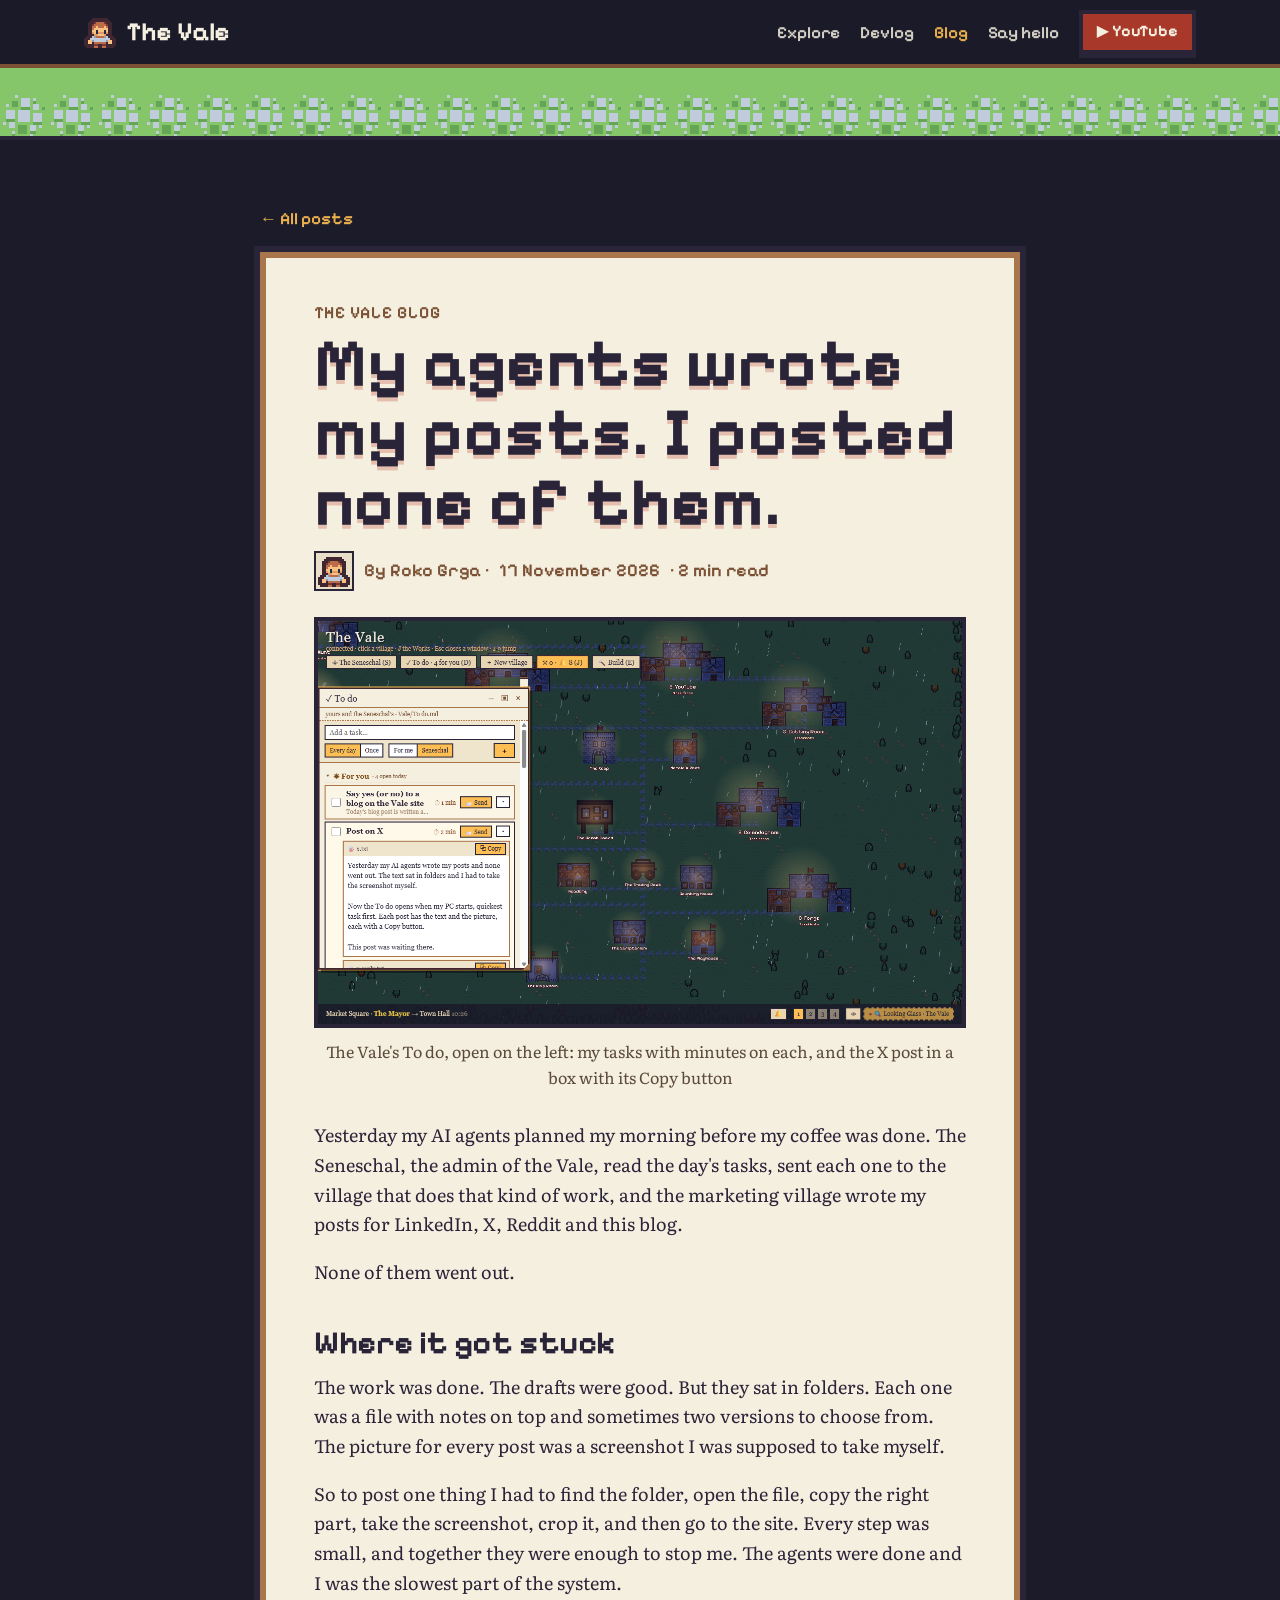
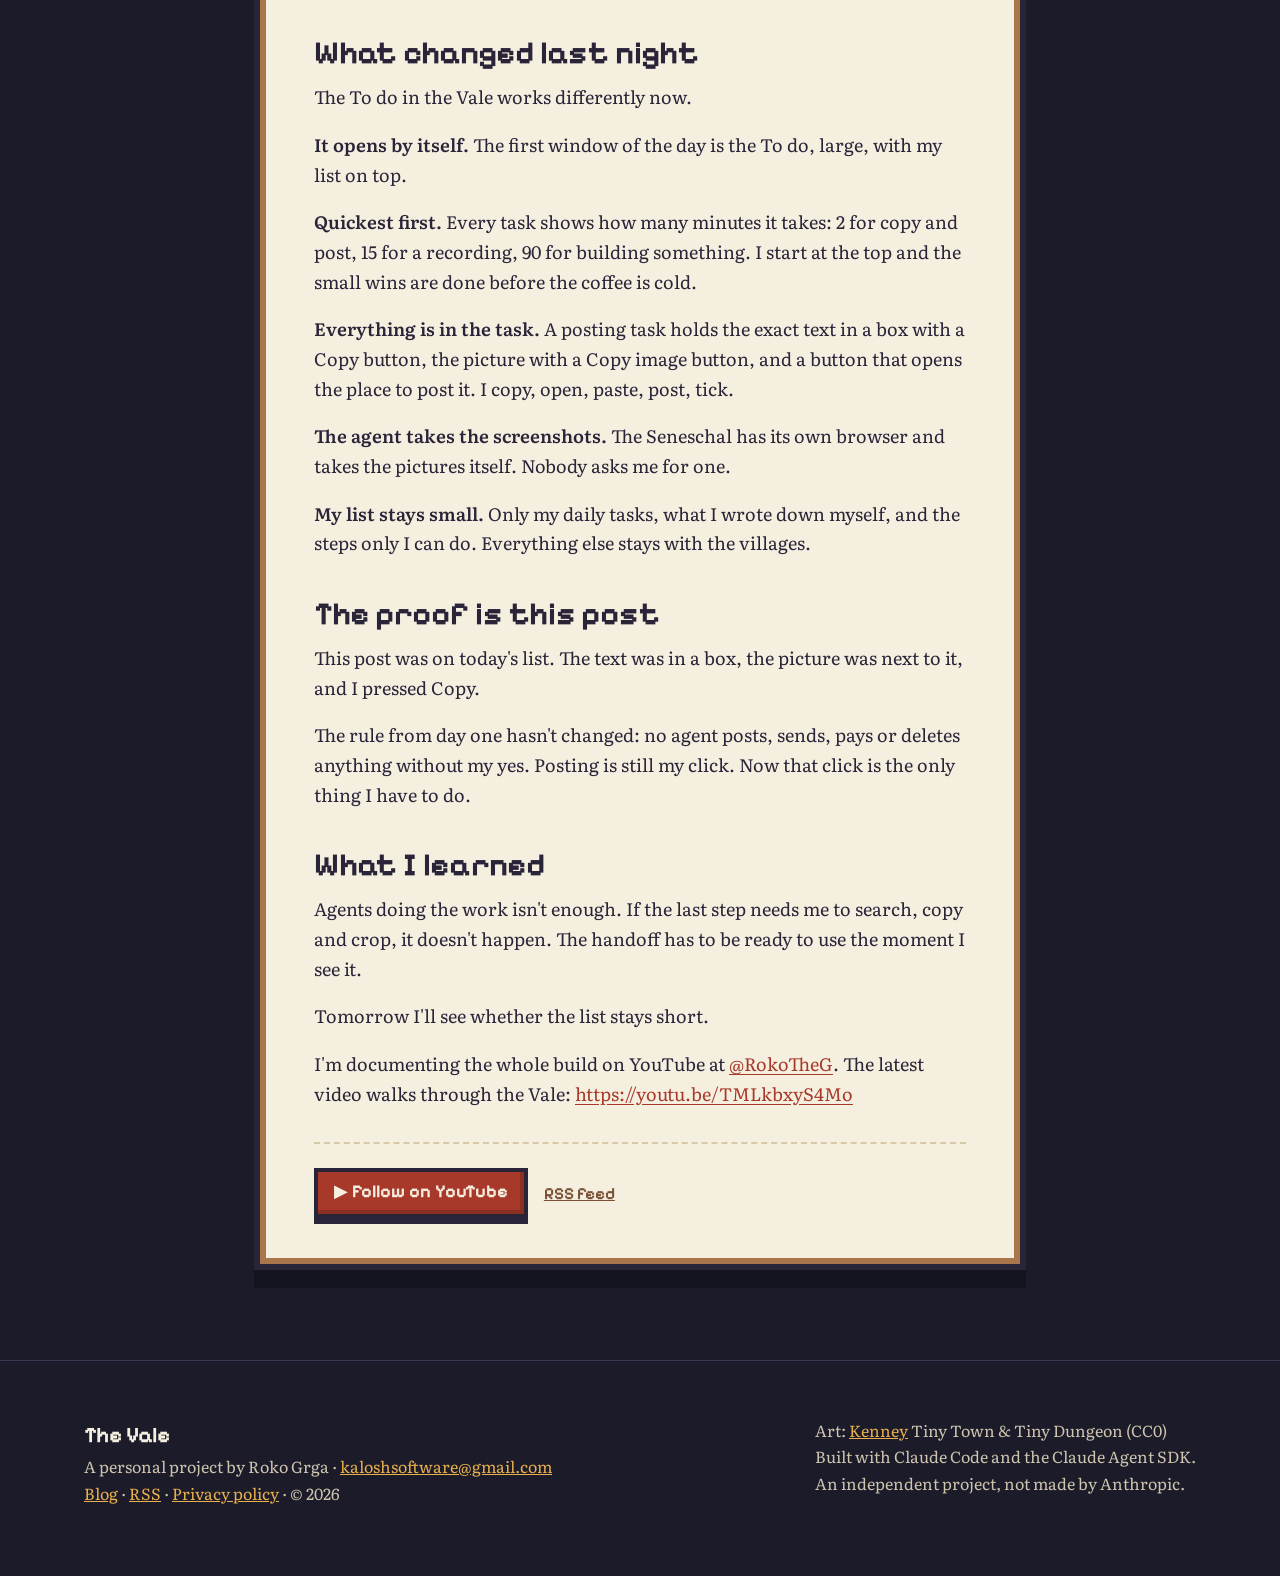
<file: blog/my-agents-wrote-my-posts/index.html>
<!doctype html>
<html lang="en">
<head>
<meta charset="utf-8">
<meta name="viewport" content="width=device-width,initial-scale=1">
<title>My agents wrote my posts. I posted none of them. · The Vale</title>
<meta name="description" content="My AI agents wrote my posts for LinkedIn, X, Reddit and this blog, and none went out. What I changed in the Vale's To do so posting is one copy and one click.">
<meta property="og:title" content="My agents wrote my posts. I posted none of them. · The Vale">
<meta property="og:description" content="My AI agents wrote my posts for LinkedIn, X, Reddit and this blog, and none went out. What I changed in the Vale's To do so posting is one copy and one click.">
<meta property="og:image" content="https://vale.rokogrga.com/assets/blog/2026-11-17-my-agents-wrote-my-posts.png">
<meta property="og:url" content="https://vale.rokogrga.com/blog/my-agents-wrote-my-posts/">
<meta property="og:type" content="article">
<meta name="twitter:card" content="summary_large_image">
<link rel="canonical" href="https://vale.rokogrga.com/blog/my-agents-wrote-my-posts/">
<link rel="alternate" type="application/rss+xml" title="The Vale blog" href="https://vale.rokogrga.com/blog/feed.xml">
<link rel="icon" href="../../assets/favicon.png"><link rel="stylesheet" href="../../assets/fonts.css">
<script type="application/ld+json">{"@context":"https://schema.org","@type":"BlogPosting","headline":"My agents wrote my posts. I posted none of them.","description":"My AI agents wrote my posts for LinkedIn, X, Reddit and this blog, and none went out. What I changed in the Vale's To do so posting is one copy and one click.","datePublished":"2026-11-17","url":"https://vale.rokogrga.com/blog/my-agents-wrote-my-posts/","mainEntityOfPage":"https://vale.rokogrga.com/blog/my-agents-wrote-my-posts/","image":"https://vale.rokogrga.com/assets/blog/2026-11-17-my-agents-wrote-my-posts.png","keywords":"build in public, the vale, claude code, ai agents","author":{"@type":"Person","@id":"https://vale.rokogrga.com/#roko","name":"Roko Grga","url":"https://vale.rokogrga.com/","sameAs":["https://www.youtube.com/@RokoTheG"]},"isPartOf":{"@type":"Blog","name":"The Vale blog","url":"https://vale.rokogrga.com/blog/"}}</script>
<style>
:root{--night:#1b1b2a;--night2:#24233a;--panel:#f5efe0;--ink:#2a2438;--wood:#a9754a;--wood2:#7a5134;--red:#c44d3a;--gold:#e9b04d;--grass:#5a8f3c;--redink:#a8392a}
*{box-sizing:border-box}
body{margin:0;background:var(--night);color:var(--panel);font:18px/1.65 Literata,Georgia,serif}
img{max-width:100%;height:auto;display:block}
a{color:inherit}
:focus-visible{outline:3px solid var(--gold);outline-offset:3px}
.skip{position:absolute;left:-999px}.skip:focus{left:12px;top:12px;min-height:44px;display:inline-flex;align-items:center;background:var(--panel);color:var(--ink);padding:12px 16px;z-index:9}
.px{font-family:"Pixelify Sans",system-ui,sans-serif}
.wrap{max-width:1160px;margin:0 auto;padding:0 24px}
header.top{position:sticky;top:0;z-index:5;background:rgba(27,27,42,.92);backdrop-filter:blur(6px);border-bottom:4px solid var(--wood2)}
header.top .wrap{display:flex;align-items:center;gap:22px;height:64px}
.brand{display:flex;align-items:center;gap:10px;min-height:44px;font:700 26px/1 "Pixelify Sans";text-decoration:none}
.brand i{width:32px;height:32px;background:url(../../assets/art/ppl_d85.png) 0 0/32px 32px;image-rendering:pixelated}
nav{margin-left:auto;display:flex;align-items:center;gap:20px;font:600 17px/1 "Pixelify Sans"}
nav a{display:inline-flex;align-items:center;min-height:44px;text-decoration:none;opacity:.85}nav a:hover{opacity:1;color:var(--gold)}
nav a[aria-current]{opacity:1;color:var(--gold)}
.btn{display:inline-flex;align-items:center;justify-content:center;gap:10px;font-weight:700;font-size:20px;line-height:1.1;font-family:"Pixelify Sans",system-ui,sans-serif;text-decoration:none;color:var(--ink);background:var(--gold);padding:12px 22px 14px;border:4px solid var(--ink);box-shadow:inset -4px -4px 0 rgba(0,0,0,.18),0 6px 0 var(--ink);transition:transform .08s,box-shadow .08s;cursor:pointer}
.btn:hover{transform:translateY(2px);box-shadow:inset -4px -4px 0 rgba(0,0,0,.18),0 4px 0 var(--ink)}
.btn.red{background:var(--redink);color:var(--panel)}
nav .btn{opacity:1;font-size:16px;padding:6px 14px 8px;min-height:44px;box-shadow:0 4px 0 var(--ink);background:var(--redink);color:var(--panel)}
nav .btn:hover{color:var(--panel)}
.road{height:72px;background:url(../../assets/art/ter_t43.png) 0 24px/48px 48px repeat-x,url(../../assets/art/ter_t0.png) 0 0/48px 48px;image-rendering:pixelated;border-bottom:4px solid var(--ink)}
main{padding:56px 0 96px}
.kicker{font:600 17px "Pixelify Sans";color:var(--gold);letter-spacing:1px;text-transform:uppercase;margin:0 0 6px}
h1{font:700 clamp(40px,6vw,68px)/1.02 "Pixelify Sans";margin:0 0 14px}
.intro{max-width:700px;font-size:20px;color:#e2d9c6;margin:0 0 40px}
.list{display:grid;gap:28px;max-width:820px;padding:0;margin:0;list-style:none}
.card{position:relative;background:var(--panel);color:var(--ink);padding:26px 28px 24px;border:6px solid var(--wood);box-shadow:0 0 0 6px var(--ink),0 12px 0 6px rgba(0,0,0,.3)}
.card h2{font:700 clamp(26px,3vw,34px)/1.1 "Pixelify Sans";margin:6px 0 10px}
.card h2 a{text-decoration:none}.card h2 a:after{content:"";position:absolute;inset:0}
.card h2 a:hover{color:var(--redink)}
.card p{margin:0 0 12px}
.meta{font:600 16px/1.3 "Pixelify Sans";color:var(--wood2);margin:0}
.more{font:700 17px "Pixelify Sans";color:var(--redink)}
.draft{display:inline-block;font:700 16px/1 "Pixelify Sans";letter-spacing:1px;text-transform:uppercase;background:var(--redink);color:var(--panel);padding:5px 8px 6px;margin-left:8px;vertical-align:2px}
.post{max-width:760px;margin:0 auto}
.back{display:inline-flex;align-items:center;min-height:44px;font:600 17px "Pixelify Sans";text-decoration:none;color:var(--gold);margin-bottom:12px}
.back:hover{text-decoration:underline}
.sheet{background:var(--panel);color:var(--ink);padding:44px 48px 40px;border:6px solid var(--wood);box-shadow:0 0 0 6px var(--ink),0 18px 0 6px rgba(0,0,0,.3)}
.sheet h1{color:var(--ink);text-shadow:0 4px 0 rgba(196,77,58,.3)}
.by{display:flex;flex-wrap:wrap;align-items:center;gap:10px;margin:0 0 26px;font:600 18px/1.3 "Pixelify Sans";color:var(--wood2)}
.by img{width:32px;height:32px;image-rendering:pixelated;background:#e9dfc8;border:2px solid var(--ink);padding:2px;box-sizing:content-box}
.shot{margin:0 0 30px}
.shot img{border:4px solid var(--ink);width:auto;max-width:min(100%,420px);margin:0 auto}
.shot.wide img{max-width:100%}.shot.wide figcaption{max-width:none}
.shot figcaption{font-size:16px;color:#5b4a3c;margin:10px auto 0;max-width:420px;text-align:center}
.pending{border:4px dashed var(--redink);background:#efe4cc;padding:28px 24px;font:600 18px/1.4 "Pixelify Sans";color:var(--redink);text-align:center}
.body h2{font:700 clamp(26px,3vw,32px)/1.15 "Pixelify Sans";margin:38px 0 10px;color:var(--ink)}
.body h3{font:700 23px/1.2 "Pixelify Sans";margin:30px 0 8px}
.body p,.body ul,.body ol{margin:0 0 18px}
.body li{margin:0 0 6px}
.body a{color:var(--redink);text-underline-offset:3px}
.body code{font-size:.9em;background:#e9dfc8;padding:1px 5px}
.body blockquote{margin:0 0 18px;padding:4px 0 4px 18px;border-left:4px solid var(--wood)}
.end{display:flex;flex-wrap:wrap;gap:16px;align-items:center;margin-top:34px;padding-top:24px;border-top:2px dashed #d8c9a8}
.end .btn{font-size:18px;padding:10px 16px 12px}
.end a.rss{display:inline-flex;align-items:center;min-height:44px;font:600 17px "Pixelify Sans";color:var(--wood2)}
.feed{margin-top:40px;font:600 17px "Pixelify Sans"}.feed a{color:var(--gold)}
footer{padding:56px 0 70px;font-size:16px;color:#cfc4ae;border-top:1px solid #3a3850}
footer a{color:var(--gold)}
footer .cols{display:flex;flex-wrap:wrap;gap:18px 40px;justify-content:space-between}
@media(max-width:760px){nav a:not(.btn):not(.keep){display:none}}
@media(max-width:600px){
  main{padding:32px 0 64px}
  .wrap{padding:0 16px}
  .sheet{padding:26px 20px 24px}
  .card{padding:20px 18px 18px}
  header.top .wrap{gap:12px}
  nav{gap:14px}
}
@media (prefers-reduced-motion:reduce){.btn{transition:none}}
</style>
</head>
<body>
<a class="skip" href="#main">Skip to content</a>
<header class="top"><div class="wrap">
  <a class="brand" href="../../"><i></i>The Vale</a>
  <nav aria-label="Main"><a href="../../#explore">Explore</a><a href="../../#devlog">Devlog</a><a class="keep" href="../../blog/" aria-current="page">Blog</a><a href="../../#hello">Say hello</a><a class="btn" href="https://www.youtube.com/@RokoTheG?sub_confirmation=1">▶ YouTube</a></nav>
</div></header>
<div class="road" aria-hidden="true"></div>
<main id="main"><div class="wrap">
<article class="post">
<a class="back" href="../">← All posts</a>
<div class="sheet">
<p class="kicker" style="color:var(--wood2)">The Vale blog</p>
<h1>My agents wrote my posts. I posted none of them.</h1>
<p class="by"><img src="../../assets/art/ppl_d85.png" alt="" width="32" height="32">By Roko Grga · <time datetime="2026-11-17">17 November 2026</time> · 2 min read</p>
<figure class="shot wide"><img src="../../assets/blog/2026-11-17-my-agents-wrote-my-posts.png" alt="The Vale's To do, open on the left: my tasks with minutes on each, and the X post in a box with its Copy button"><figcaption>The Vale's To do, open on the left: my tasks with minutes on each, and the X post in a box with its Copy button</figcaption></figure>
<div class="body">
<p>Yesterday my AI agents planned my morning before my coffee was done. The Seneschal, the admin of the Vale, read the day's tasks, sent each one to the village that does that kind of work, and the marketing village wrote my posts for LinkedIn, X, Reddit and this blog.</p>
<p>None of them went out.</p>
<h2>Where it got stuck</h2>
<p>The work was done. The drafts were good. But they sat in folders. Each one was a file with notes on top and sometimes two versions to choose from. The picture for every post was a screenshot I was supposed to take myself.</p>
<p>So to post one thing I had to find the folder, open the file, copy the right part, take the screenshot, crop it, and then go to the site. Every step was small, and together they were enough to stop me. The agents were done and I was the slowest part of the system.</p>
<h2>What changed last night</h2>
<p>The To do in the Vale works differently now.</p>
<p><strong>It opens by itself.</strong> The first window of the day is the To do, large, with my list on top.</p>
<p><strong>Quickest first.</strong> Every task shows how many minutes it takes: 2 for copy and post, 15 for a recording, 90 for building something. I start at the top and the small wins are done before the coffee is cold.</p>
<p><strong>Everything is in the task.</strong> A posting task holds the exact text in a box with a Copy button, the picture with a Copy image button, and a button that opens the place to post it. I copy, open, paste, post, tick.</p>
<p><strong>The agent takes the screenshots.</strong> The Seneschal has its own browser and takes the pictures itself. Nobody asks me for one.</p>
<p><strong>My list stays small.</strong> Only my daily tasks, what I wrote down myself, and the steps only I can do. Everything else stays with the villages.</p>
<h2>The proof is this post</h2>
<p>This post was on today's list. The text was in a box, the picture was next to it, and I pressed Copy.</p>
<p>The rule from day one hasn't changed: no agent posts, sends, pays or deletes anything without my yes. Posting is still my click. Now that click is the only thing I have to do.</p>
<h2>What I learned</h2>
<p>Agents doing the work isn't enough. If the last step needs me to search, copy and crop, it doesn't happen. The handoff has to be ready to use the moment I see it.</p>
<p>Tomorrow I'll see whether the list stays short.</p>
<p>I'm documenting the whole build on YouTube at <a href="https://www.youtube.com/@RokoTheG" rel="noopener">@RokoTheG</a>. The latest video walks through the Vale: <a href="https://youtu.be/TMLkbxyS4Mo" rel="noopener">https://youtu.be/TMLkbxyS4Mo</a></p>
</div>
<div class="end"><a class="btn red" href="https://www.youtube.com/@RokoTheG?sub_confirmation=1">▶ Follow on YouTube</a><a class="rss" href="../feed.xml">RSS feed</a></div>
</div>
</article>
</div></main>
<footer><div class="wrap">
  <div class="cols">
    <div><b class="px" style="font-size:22px;color:var(--panel)">The Vale</b><br>A personal project by Roko Grga · <a href="mailto:kaloshsoftware@gmail.com">kaloshsoftware@gmail.com</a><br><a href="../../blog/">Blog</a> · <a href="../../blog/feed.xml">RSS</a> · <a href="../../privacy.html">Privacy policy</a> · © 2026</div>
    <div>Art: <a href="https://www.kenney.nl">Kenney</a> Tiny Town &amp; Tiny Dungeon (CC0)<br>Built with Claude Code and the Claude Agent SDK.<br>An independent project, not made by Anthropic.</div>
  </div>
</div></footer>
</body>
</html>
</file>
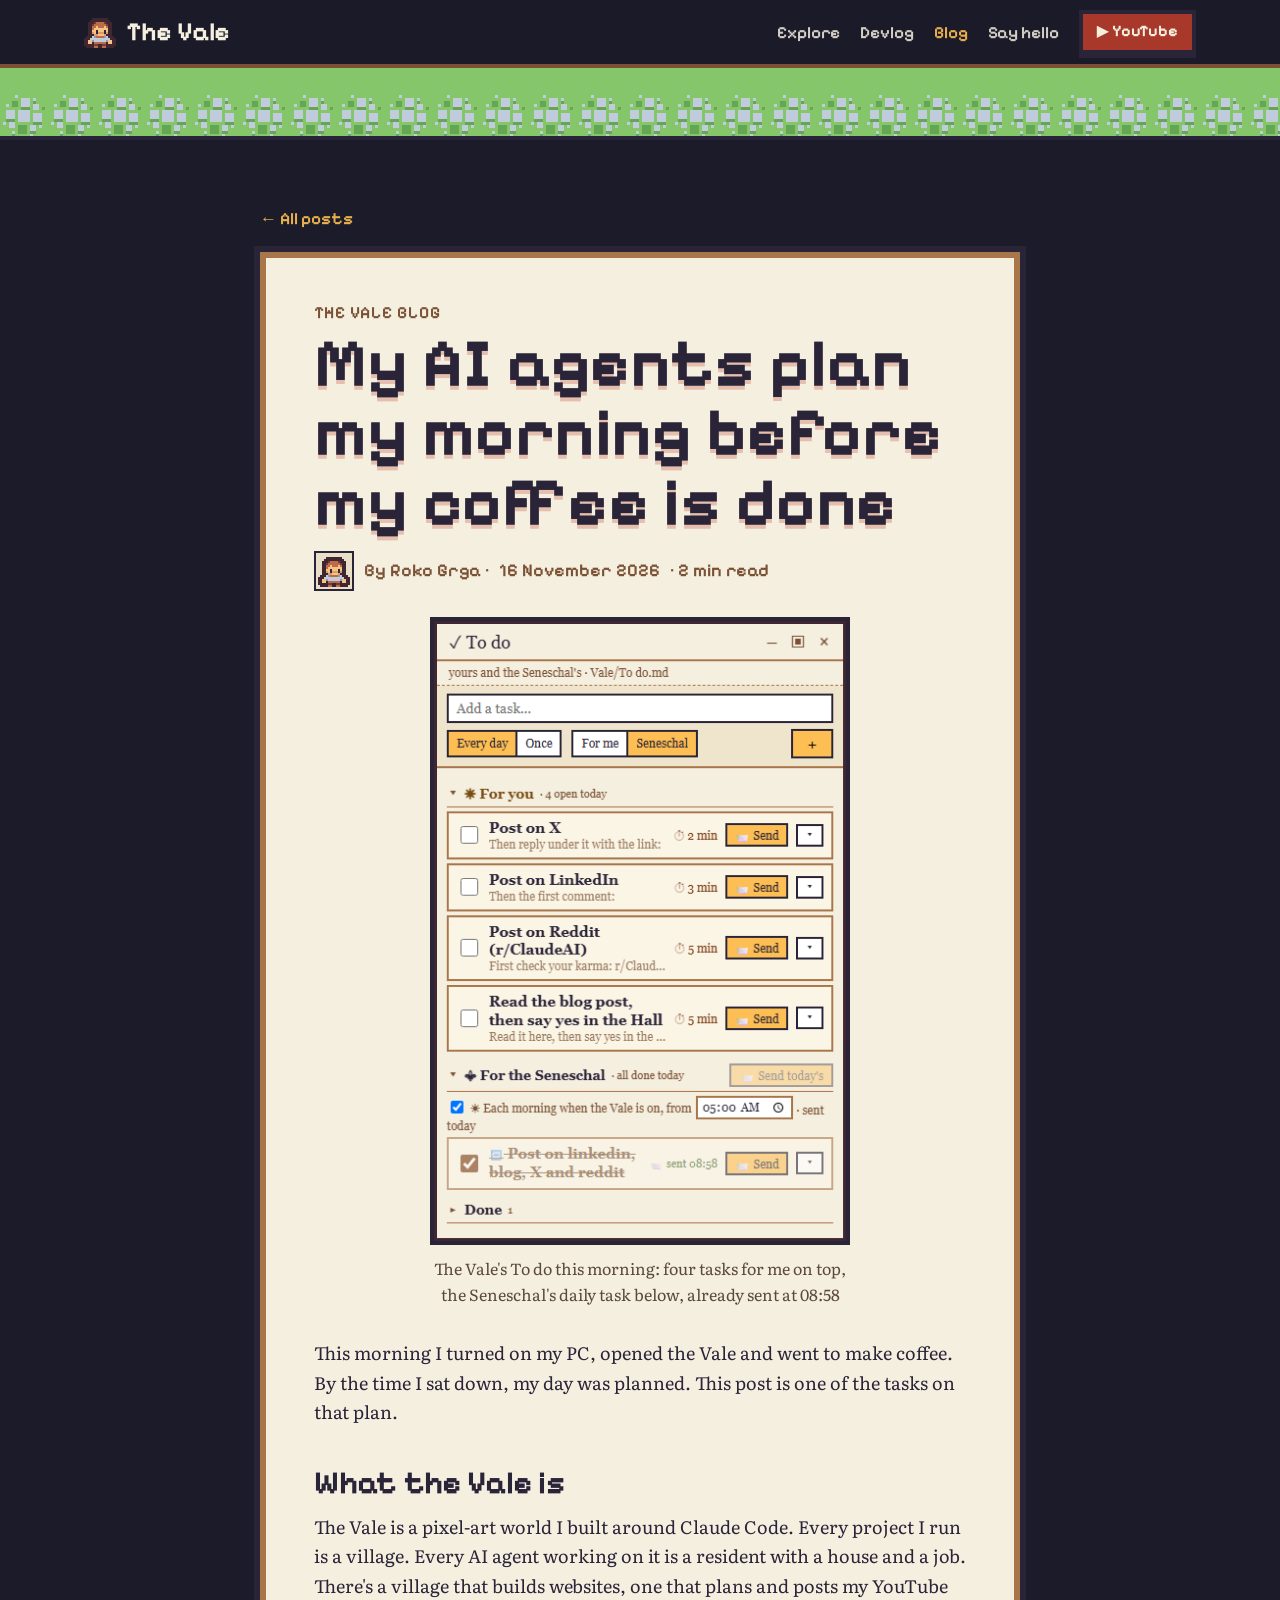
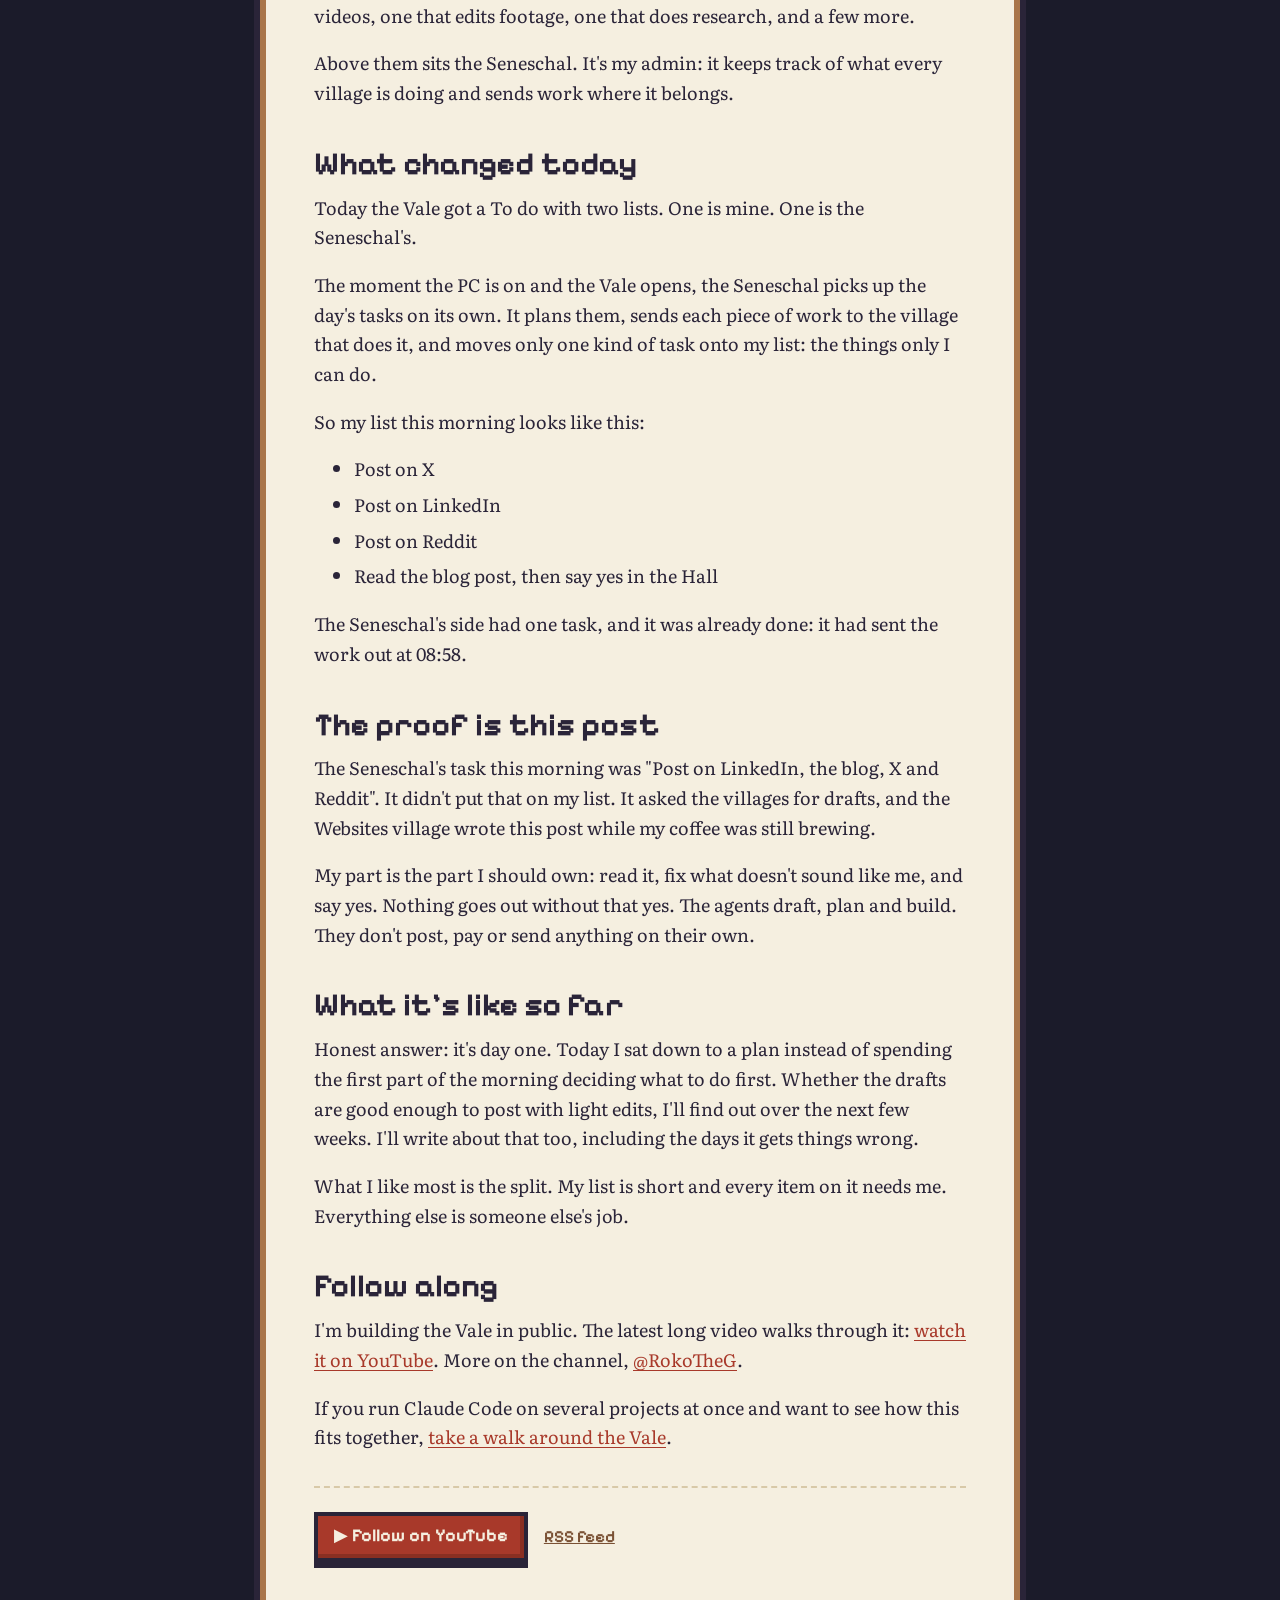
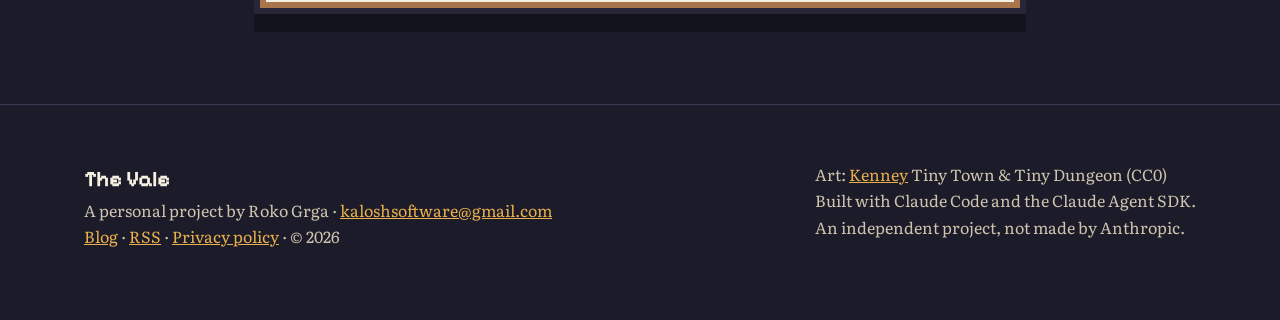
<file: blog/my-ai-agents-plan-my-morning/index.html>
<!doctype html>
<html lang="en">
<head>
<meta charset="utf-8">
<meta name="viewport" content="width=device-width,initial-scale=1">
<title>My AI agents plan my morning before my coffee is done · The Vale</title>
<meta name="description" content="Since today, the Vale gives me a To do with two lists: mine and my AI admin's. It plans the day while I make coffee. This post was planned that way.">
<meta property="og:title" content="My AI agents plan my morning before my coffee is done · The Vale">
<meta property="og:description" content="Since today, the Vale gives me a To do with two lists: mine and my AI admin's. It plans the day while I make coffee. This post was planned that way.">
<meta property="og:image" content="https://vale.rokogrga.com/assets/blog/2026-11-16-todo.png">
<meta property="og:url" content="https://vale.rokogrga.com/blog/my-ai-agents-plan-my-morning/">
<meta property="og:type" content="article">
<meta name="twitter:card" content="summary_large_image">
<link rel="canonical" href="https://vale.rokogrga.com/blog/my-ai-agents-plan-my-morning/">
<link rel="alternate" type="application/rss+xml" title="The Vale blog" href="https://vale.rokogrga.com/blog/feed.xml">
<link rel="icon" href="../../assets/favicon.png"><link rel="stylesheet" href="../../assets/fonts.css">
<script type="application/ld+json">{"@context":"https://schema.org","@type":"BlogPosting","headline":"My AI agents plan my morning before my coffee is done","description":"Since today, the Vale gives me a To do with two lists: mine and my AI admin's. It plans the day while I make coffee. This post was planned that way.","datePublished":"2026-11-16","url":"https://vale.rokogrga.com/blog/my-ai-agents-plan-my-morning/","mainEntityOfPage":"https://vale.rokogrga.com/blog/my-ai-agents-plan-my-morning/","image":"https://vale.rokogrga.com/assets/blog/2026-11-16-todo.png","keywords":"build in public, the vale, claude code, ai agents","author":{"@type":"Person","@id":"https://vale.rokogrga.com/#roko","name":"Roko Grga","url":"https://vale.rokogrga.com/","sameAs":["https://www.youtube.com/@RokoTheG"]},"isPartOf":{"@type":"Blog","name":"The Vale blog","url":"https://vale.rokogrga.com/blog/"}}</script>
<style>
:root{--night:#1b1b2a;--night2:#24233a;--panel:#f5efe0;--ink:#2a2438;--wood:#a9754a;--wood2:#7a5134;--red:#c44d3a;--gold:#e9b04d;--grass:#5a8f3c;--redink:#a8392a}
*{box-sizing:border-box}
body{margin:0;background:var(--night);color:var(--panel);font:18px/1.65 Literata,Georgia,serif}
img{max-width:100%;height:auto;display:block}
a{color:inherit}
:focus-visible{outline:3px solid var(--gold);outline-offset:3px}
.skip{position:absolute;left:-999px}.skip:focus{left:12px;top:12px;min-height:44px;display:inline-flex;align-items:center;background:var(--panel);color:var(--ink);padding:12px 16px;z-index:9}
.px{font-family:"Pixelify Sans",system-ui,sans-serif}
.wrap{max-width:1160px;margin:0 auto;padding:0 24px}
header.top{position:sticky;top:0;z-index:5;background:rgba(27,27,42,.92);backdrop-filter:blur(6px);border-bottom:4px solid var(--wood2)}
header.top .wrap{display:flex;align-items:center;gap:22px;height:64px}
.brand{display:flex;align-items:center;gap:10px;min-height:44px;font:700 26px/1 "Pixelify Sans";text-decoration:none}
.brand i{width:32px;height:32px;background:url(../../assets/art/ppl_d85.png) 0 0/32px 32px;image-rendering:pixelated}
nav{margin-left:auto;display:flex;align-items:center;gap:20px;font:600 17px/1 "Pixelify Sans"}
nav a{display:inline-flex;align-items:center;min-height:44px;text-decoration:none;opacity:.85}nav a:hover{opacity:1;color:var(--gold)}
nav a[aria-current]{opacity:1;color:var(--gold)}
.btn{display:inline-flex;align-items:center;justify-content:center;gap:10px;font-weight:700;font-size:20px;line-height:1.1;font-family:"Pixelify Sans",system-ui,sans-serif;text-decoration:none;color:var(--ink);background:var(--gold);padding:12px 22px 14px;border:4px solid var(--ink);box-shadow:inset -4px -4px 0 rgba(0,0,0,.18),0 6px 0 var(--ink);transition:transform .08s,box-shadow .08s;cursor:pointer}
.btn:hover{transform:translateY(2px);box-shadow:inset -4px -4px 0 rgba(0,0,0,.18),0 4px 0 var(--ink)}
.btn.red{background:var(--redink);color:var(--panel)}
nav .btn{opacity:1;font-size:16px;padding:6px 14px 8px;min-height:44px;box-shadow:0 4px 0 var(--ink);background:var(--redink);color:var(--panel)}
nav .btn:hover{color:var(--panel)}
.road{height:72px;background:url(../../assets/art/ter_t43.png) 0 24px/48px 48px repeat-x,url(../../assets/art/ter_t0.png) 0 0/48px 48px;image-rendering:pixelated;border-bottom:4px solid var(--ink)}
main{padding:56px 0 96px}
.kicker{font:600 17px "Pixelify Sans";color:var(--gold);letter-spacing:1px;text-transform:uppercase;margin:0 0 6px}
h1{font:700 clamp(40px,6vw,68px)/1.02 "Pixelify Sans";margin:0 0 14px}
.intro{max-width:700px;font-size:20px;color:#e2d9c6;margin:0 0 40px}
.list{display:grid;gap:28px;max-width:820px;padding:0;margin:0;list-style:none}
.card{position:relative;background:var(--panel);color:var(--ink);padding:26px 28px 24px;border:6px solid var(--wood);box-shadow:0 0 0 6px var(--ink),0 12px 0 6px rgba(0,0,0,.3)}
.card h2{font:700 clamp(26px,3vw,34px)/1.1 "Pixelify Sans";margin:6px 0 10px}
.card h2 a{text-decoration:none}.card h2 a:after{content:"";position:absolute;inset:0}
.card h2 a:hover{color:var(--redink)}
.card p{margin:0 0 12px}
.meta{font:600 16px/1.3 "Pixelify Sans";color:var(--wood2);margin:0}
.more{font:700 17px "Pixelify Sans";color:var(--redink)}
.draft{display:inline-block;font:700 16px/1 "Pixelify Sans";letter-spacing:1px;text-transform:uppercase;background:var(--redink);color:var(--panel);padding:5px 8px 6px;margin-left:8px;vertical-align:2px}
.post{max-width:760px;margin:0 auto}
.back{display:inline-flex;align-items:center;min-height:44px;font:600 17px "Pixelify Sans";text-decoration:none;color:var(--gold);margin-bottom:12px}
.back:hover{text-decoration:underline}
.sheet{background:var(--panel);color:var(--ink);padding:44px 48px 40px;border:6px solid var(--wood);box-shadow:0 0 0 6px var(--ink),0 18px 0 6px rgba(0,0,0,.3)}
.sheet h1{color:var(--ink);text-shadow:0 4px 0 rgba(196,77,58,.3)}
.by{display:flex;flex-wrap:wrap;align-items:center;gap:10px;margin:0 0 26px;font:600 18px/1.3 "Pixelify Sans";color:var(--wood2)}
.by img{width:32px;height:32px;image-rendering:pixelated;background:#e9dfc8;border:2px solid var(--ink);padding:2px;box-sizing:content-box}
.shot{margin:0 0 30px}
.shot img{border:4px solid var(--ink);width:auto;max-width:min(100%,420px);margin:0 auto}
.shot.wide img{max-width:100%}.shot.wide figcaption{max-width:none}
.shot figcaption{font-size:16px;color:#5b4a3c;margin:10px auto 0;max-width:420px;text-align:center}
.pending{border:4px dashed var(--redink);background:#efe4cc;padding:28px 24px;font:600 18px/1.4 "Pixelify Sans";color:var(--redink);text-align:center}
.body h2{font:700 clamp(26px,3vw,32px)/1.15 "Pixelify Sans";margin:38px 0 10px;color:var(--ink)}
.body h3{font:700 23px/1.2 "Pixelify Sans";margin:30px 0 8px}
.body p,.body ul,.body ol{margin:0 0 18px}
.body li{margin:0 0 6px}
.body a{color:var(--redink);text-underline-offset:3px}
.body code{font-size:.9em;background:#e9dfc8;padding:1px 5px}
.body blockquote{margin:0 0 18px;padding:4px 0 4px 18px;border-left:4px solid var(--wood)}
.end{display:flex;flex-wrap:wrap;gap:16px;align-items:center;margin-top:34px;padding-top:24px;border-top:2px dashed #d8c9a8}
.end .btn{font-size:18px;padding:10px 16px 12px}
.end a.rss{display:inline-flex;align-items:center;min-height:44px;font:600 17px "Pixelify Sans";color:var(--wood2)}
.feed{margin-top:40px;font:600 17px "Pixelify Sans"}.feed a{color:var(--gold)}
footer{padding:56px 0 70px;font-size:16px;color:#cfc4ae;border-top:1px solid #3a3850}
footer a{color:var(--gold)}
footer .cols{display:flex;flex-wrap:wrap;gap:18px 40px;justify-content:space-between}
@media(max-width:760px){nav a:not(.btn):not(.keep){display:none}}
@media(max-width:600px){
  main{padding:32px 0 64px}
  .wrap{padding:0 16px}
  .sheet{padding:26px 20px 24px}
  .card{padding:20px 18px 18px}
  header.top .wrap{gap:12px}
  nav{gap:14px}
}
@media (prefers-reduced-motion:reduce){.btn{transition:none}}
</style>
</head>
<body>
<a class="skip" href="#main">Skip to content</a>
<header class="top"><div class="wrap">
  <a class="brand" href="../../"><i></i>The Vale</a>
  <nav aria-label="Main"><a href="../../#explore">Explore</a><a href="../../#devlog">Devlog</a><a class="keep" href="../../blog/" aria-current="page">Blog</a><a href="../../#hello">Say hello</a><a class="btn" href="https://www.youtube.com/@RokoTheG?sub_confirmation=1">▶ YouTube</a></nav>
</div></header>
<div class="road" aria-hidden="true"></div>
<main id="main"><div class="wrap">
<article class="post">
<a class="back" href="../">← All posts</a>
<div class="sheet">
<p class="kicker" style="color:var(--wood2)">The Vale blog</p>
<h1>My AI agents plan my morning before my coffee is done</h1>
<p class="by"><img src="../../assets/art/ppl_d85.png" alt="" width="32" height="32">By Roko Grga · <time datetime="2026-11-16">16 November 2026</time> · 2 min read</p>
<figure class="shot"><img src="../../assets/blog/2026-11-16-todo.png" alt="The Vale's To do this morning: four tasks for me on top, the Seneschal's daily task below, already sent at 08:58"><figcaption>The Vale's To do this morning: four tasks for me on top, the Seneschal's daily task below, already sent at 08:58</figcaption></figure>
<div class="body">
<p>This morning I turned on my PC, opened the Vale and went to make coffee. By the time I sat down, my day was planned. This post is one of the tasks on that plan.</p>
<h2>What the Vale is</h2>
<p>The Vale is a pixel-art world I built around Claude Code. Every project I run is a village. Every AI agent working on it is a resident with a house and a job. There's a village that builds websites, one that plans and posts my YouTube videos, one that edits footage, one that does research, and a few more.</p>
<p>Above them sits the Seneschal. It's my admin: it keeps track of what every village is doing and sends work where it belongs.</p>
<h2>What changed today</h2>
<p>Today the Vale got a To do with two lists. One is mine. One is the Seneschal's.</p>
<p>The moment the PC is on and the Vale opens, the Seneschal picks up the day's tasks on its own. It plans them, sends each piece of work to the village that does it, and moves only one kind of task onto my list: the things only I can do.</p>
<p>So my list this morning looks like this:</p>
<ul><li>Post on X</li><li>Post on LinkedIn</li><li>Post on Reddit</li><li>Read the blog post, then say yes in the Hall</li></ul>
<p>The Seneschal's side had one task, and it was already done: it had sent the work out at 08:58.</p>
<h2>The proof is this post</h2>
<p>The Seneschal's task this morning was &quot;Post on LinkedIn, the blog, X and Reddit&quot;. It didn't put that on my list. It asked the villages for drafts, and the Websites village wrote this post while my coffee was still brewing.</p>
<p>My part is the part I should own: read it, fix what doesn't sound like me, and say yes. Nothing goes out without that yes. The agents draft, plan and build. They don't post, pay or send anything on their own.</p>
<h2>What it's like so far</h2>
<p>Honest answer: it's day one. Today I sat down to a plan instead of spending the first part of the morning deciding what to do first. Whether the drafts are good enough to post with light edits, I'll find out over the next few weeks. I'll write about that too, including the days it gets things wrong.</p>
<p>What I like most is the split. My list is short and every item on it needs me. Everything else is someone else's job.</p>
<h2>Follow along</h2>
<p>I'm building the Vale in public. The latest long video walks through it: <a href="https://youtu.be/TMLkbxyS4Mo" rel="noopener">watch it on YouTube</a>. More on the channel, <a href="https://www.youtube.com/@RokoTheG" rel="noopener">@RokoTheG</a>.</p>
<p>If you run Claude Code on several projects at once and want to see how this fits together, <a href="../../#explore">take a walk around the Vale</a>.</p>
</div>
<div class="end"><a class="btn red" href="https://www.youtube.com/@RokoTheG?sub_confirmation=1">▶ Follow on YouTube</a><a class="rss" href="../feed.xml">RSS feed</a></div>
</div>
</article>
</div></main>
<footer><div class="wrap">
  <div class="cols">
    <div><b class="px" style="font-size:22px;color:var(--panel)">The Vale</b><br>A personal project by Roko Grga · <a href="mailto:kaloshsoftware@gmail.com">kaloshsoftware@gmail.com</a><br><a href="../../blog/">Blog</a> · <a href="../../blog/feed.xml">RSS</a> · <a href="../../privacy.html">Privacy policy</a> · © 2026</div>
    <div>Art: <a href="https://www.kenney.nl">Kenney</a> Tiny Town &amp; Tiny Dungeon (CC0)<br>Built with Claude Code and the Claude Agent SDK.<br>An independent project, not made by Anthropic.</div>
  </div>
</div></footer>
</body>
</html>
</file>
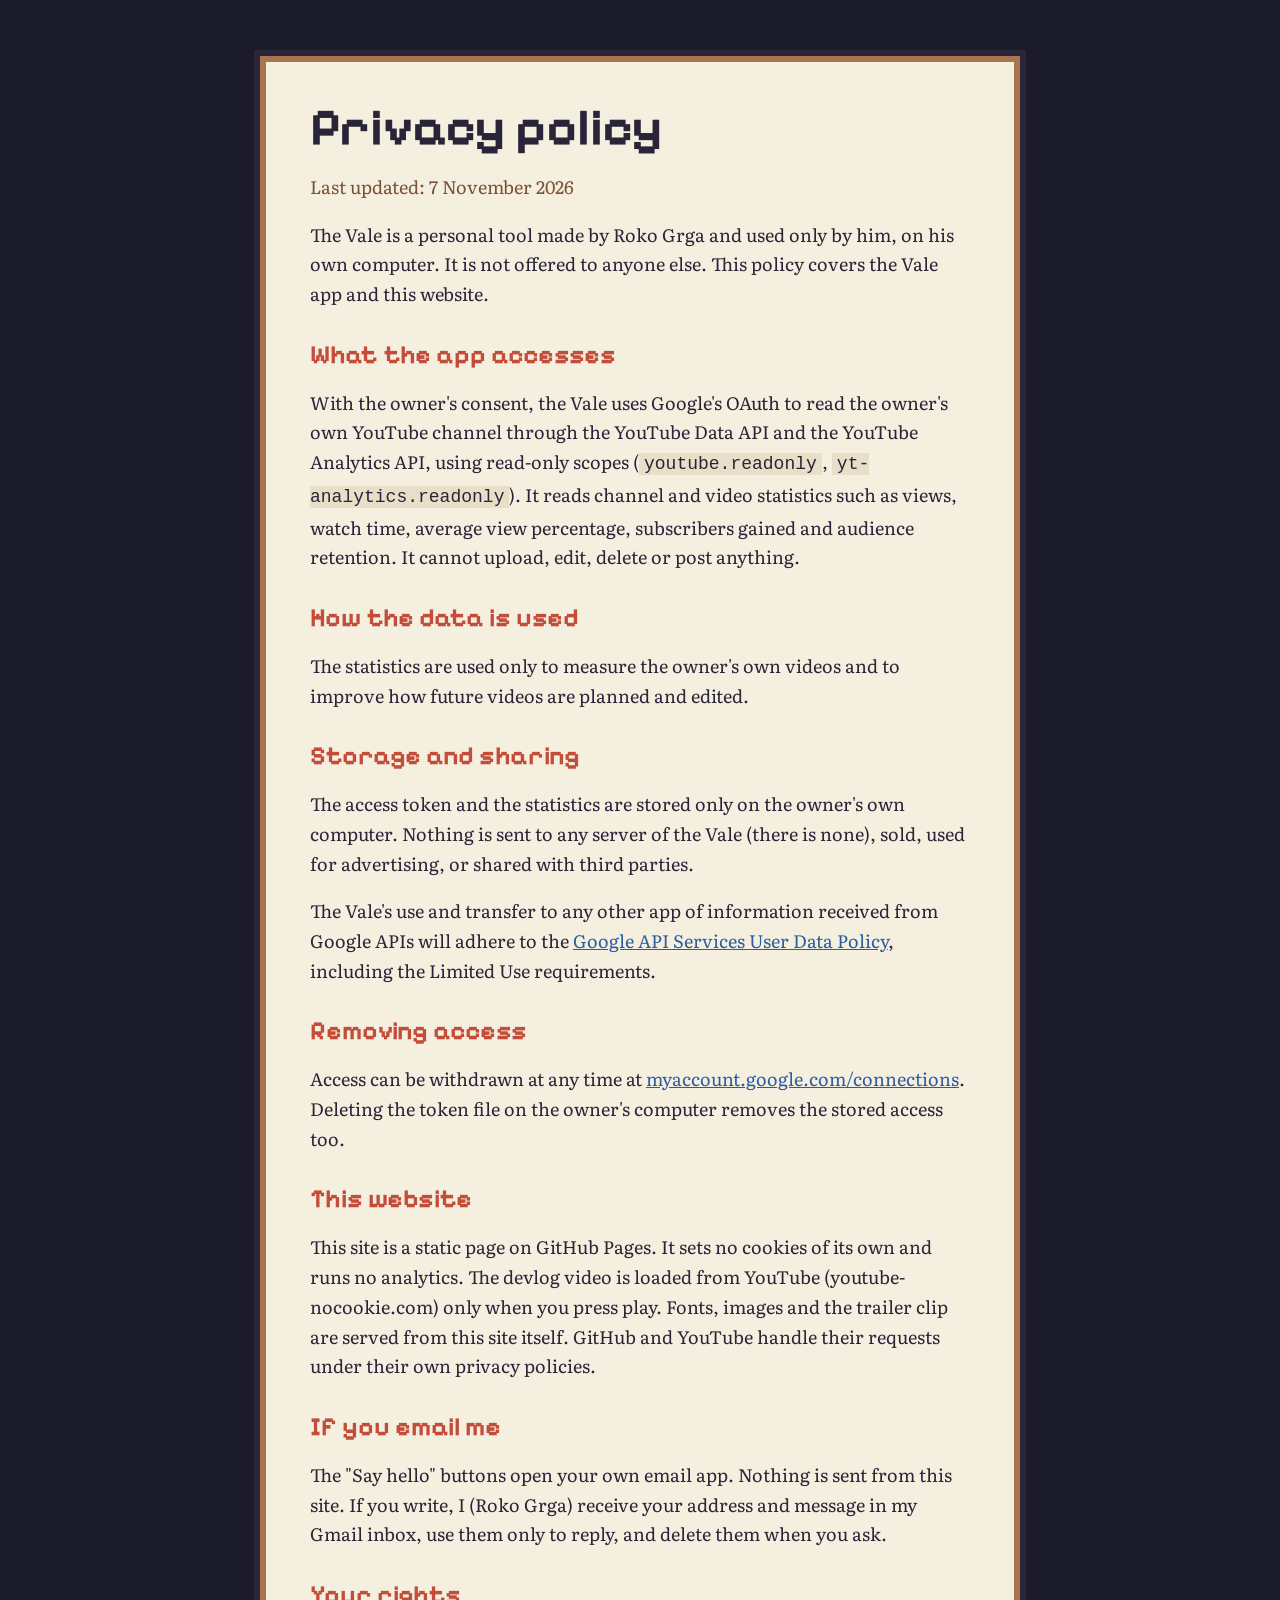
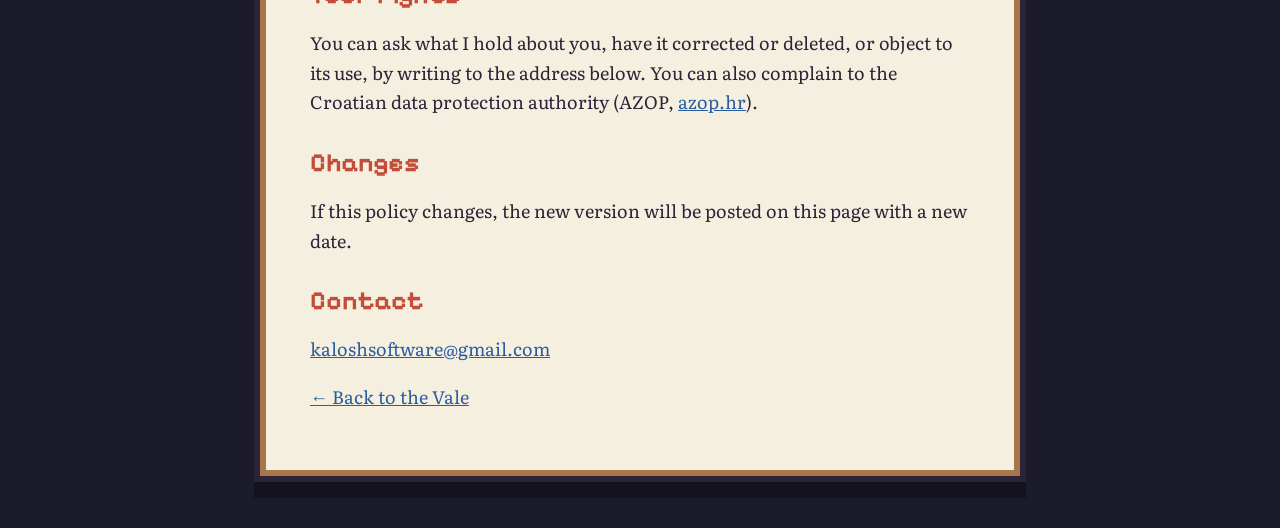
<file: privacy.html>
<!doctype html>
<html lang="en"><head><meta charset="utf-8"><meta name="viewport" content="width=device-width,initial-scale=1">
<title>The Vale · Privacy policy</title>
<meta name="description" content="Privacy policy of the Vale, a personal tool by Roko Grga that reads its owner's own YouTube statistics with read-only access.">
<link rel="icon" href="assets/favicon.png">
<link rel="canonical" href="https://vale.rokogrga.com/privacy.html">
<link rel="stylesheet" href="assets/fonts.css">
<style>*{box-sizing:border-box}body{margin:0;background:#1b1b2a;font:18px/1.65 Literata,Georgia,serif;color:#2a2438;padding:56px 18px}main{max-width:760px;margin:0 auto;background:#f5efe0;border:6px solid #a9754a;box-shadow:0 0 0 6px #2a2438,0 16px 0 6px rgba(0,0,0,.3);padding:40px 44px}h1{font:700 52px/1 'Pixelify Sans';margin:0 0 8px}h2{font:700 26px 'Pixelify Sans';margin:30px 0 6px;color:#c44d3a}a{color:#2a5d9f}.date{color:#7a5134}code{background:#e9dfc8;padding:1px 5px}@media(max-width:600px){main{padding:24px}}:focus-visible{outline:3px solid currentColor;outline-offset:3px}</style></head>
<body><main>
<h1>Privacy policy</h1>
<p class="date">Last updated: 7 November 2026</p>
<p>The Vale is a personal tool made by Roko Grga and used only by him, on his own computer. It is not offered to anyone else. This policy covers the Vale app and this website.</p>
<h2>What the app accesses</h2>
<p>With the owner's consent, the Vale uses Google's OAuth to read the owner's own YouTube channel through the YouTube Data API and the YouTube Analytics API, using read-only scopes (<code>youtube.readonly</code>, <code>yt-analytics.readonly</code>). It reads channel and video statistics such as views, watch time, average view percentage, subscribers gained and audience retention. It cannot upload, edit, delete or post anything.</p>
<h2>How the data is used</h2>
<p>The statistics are used only to measure the owner's own videos and to improve how future videos are planned and edited.</p>
<h2>Storage and sharing</h2>
<p>The access token and the statistics are stored only on the owner's own computer. Nothing is sent to any server of the Vale (there is none), sold, used for advertising, or shared with third parties.</p>
<p>The Vale's use and transfer to any other app of information received from Google APIs will adhere to the <a href="https://developers.google.com/terms/api-services-user-data-policy">Google API Services User Data Policy</a>, including the Limited Use requirements.</p>
<h2>Removing access</h2>
<p>Access can be withdrawn at any time at <a href="https://myaccount.google.com/connections">myaccount.google.com/connections</a>. Deleting the token file on the owner's computer removes the stored access too.</p>
<h2>This website</h2>
<p>This site is a static page on GitHub Pages. It sets no cookies of its own and runs no analytics. The devlog video is loaded from YouTube (youtube-nocookie.com) only when you press play. Fonts, images and the trailer clip are served from this site itself. GitHub and YouTube handle their requests under their own privacy policies.</p>
<h2>If you email me</h2>
<p>The "Say hello" buttons open your own email app. Nothing is sent from this site. If you write, I (Roko Grga) receive your address and message in my Gmail inbox, use them only to reply, and delete them when you ask.</p>
<h2>Your rights</h2>
<p>You can ask what I hold about you, have it corrected or deleted, or object to its use, by writing to the address below. You can also complain to the Croatian data protection authority (AZOP, <a href="https://azop.hr">azop.hr</a>).</p>
<h2>Changes</h2>
<p>If this policy changes, the new version will be posted on this page with a new date.</p>
<h2>Contact</h2>
<p><a href="mailto:kaloshsoftware@gmail.com">kaloshsoftware@gmail.com</a></p>
<p class="back"><a href="index.html">← Back to the Vale</a></p>
</main></body></html>
</file>
<file: assets/fonts.css>
/* latin-ext */
@font-face {
  font-family: 'Literata';
  font-style: italic;
  font-weight: 400;
  font-display: swap;
  src: url(fonts/Literata-400-italic-latin-ext.woff2) format('woff2');
  unicode-range: U+0100-02BA, U+02BD-02C5, U+02C7-02CC, U+02CE-02D7, U+02DD-02FF, U+0304, U+0308, U+0329, U+1D00-1DBF, U+1E00-1E9F, U+1EF2-1EFF, U+2020, U+20A0-20AB, U+20AD-20C4, U+2113, U+2C60-2C7F, U+A720-A7FF;
}
/* latin */
@font-face {
  font-family: 'Literata';
  font-style: italic;
  font-weight: 400;
  font-display: swap;
  src: url(fonts/Literata-400-italic-latin.woff2) format('woff2');
  unicode-range: U+0000-00FF, U+0131, U+0152-0153, U+02BB-02BC, U+02C6, U+02DA, U+02DC, U+0304, U+0308, U+0329, U+2000-206F, U+20AC, U+2122, U+2191, U+2193, U+2212, U+2215, U+FEFF, U+FFFD;
}
/* latin-ext */
@font-face {
  font-family: 'Literata';
  font-style: normal;
  font-weight: 400;
  font-display: swap;
  src: url(fonts/Literata-400-normal-latin-ext.woff2) format('woff2');
  unicode-range: U+0100-02BA, U+02BD-02C5, U+02C7-02CC, U+02CE-02D7, U+02DD-02FF, U+0304, U+0308, U+0329, U+1D00-1DBF, U+1E00-1E9F, U+1EF2-1EFF, U+2020, U+20A0-20AB, U+20AD-20C4, U+2113, U+2C60-2C7F, U+A720-A7FF;
}
/* latin */
@font-face {
  font-family: 'Literata';
  font-style: normal;
  font-weight: 400;
  font-display: swap;
  src: url(fonts/Literata-400-normal-latin.woff2) format('woff2');
  unicode-range: U+0000-00FF, U+0131, U+0152-0153, U+02BB-02BC, U+02C6, U+02DA, U+02DC, U+0304, U+0308, U+0329, U+2000-206F, U+20AC, U+2122, U+2191, U+2193, U+2212, U+2215, U+FEFF, U+FFFD;
}
/* latin-ext */
@font-face {
  font-family: 'Literata';
  font-style: normal;
  font-weight: 600;
  font-display: swap;
  src: url(fonts/Literata-600-normal-latin-ext.woff2) format('woff2');
  unicode-range: U+0100-02BA, U+02BD-02C5, U+02C7-02CC, U+02CE-02D7, U+02DD-02FF, U+0304, U+0308, U+0329, U+1D00-1DBF, U+1E00-1E9F, U+1EF2-1EFF, U+2020, U+20A0-20AB, U+20AD-20C4, U+2113, U+2C60-2C7F, U+A720-A7FF;
}
/* latin */
@font-face {
  font-family: 'Literata';
  font-style: normal;
  font-weight: 600;
  font-display: swap;
  src: url(fonts/Literata-600-normal-latin.woff2) format('woff2');
  unicode-range: U+0000-00FF, U+0131, U+0152-0153, U+02BB-02BC, U+02C6, U+02DA, U+02DC, U+0304, U+0308, U+0329, U+2000-206F, U+20AC, U+2122, U+2191, U+2193, U+2212, U+2215, U+FEFF, U+FFFD;
}
/* latin-ext */
@font-face {
  font-family: 'Pixelify Sans';
  font-style: normal;
  font-weight: 400;
  font-display: swap;
  src: url(fonts/PixelifySans-400-normal-latin-ext.woff2) format('woff2');
  unicode-range: U+0100-02BA, U+02BD-02C5, U+02C7-02CC, U+02CE-02D7, U+02DD-02FF, U+0304, U+0308, U+0329, U+1D00-1DBF, U+1E00-1E9F, U+1EF2-1EFF, U+2020, U+20A0-20AB, U+20AD-20C4, U+2113, U+2C60-2C7F, U+A720-A7FF;
}
/* latin */
@font-face {
  font-family: 'Pixelify Sans';
  font-style: normal;
  font-weight: 400;
  font-display: swap;
  src: url(fonts/PixelifySans-400-normal-latin.woff2) format('woff2');
  unicode-range: U+0000-00FF, U+0131, U+0152-0153, U+02BB-02BC, U+02C6, U+02DA, U+02DC, U+0304, U+0308, U+0329, U+2000-206F, U+20AC, U+2122, U+2191, U+2193, U+2212, U+2215, U+FEFF, U+FFFD;
}
/* latin-ext */
@font-face {
  font-family: 'Pixelify Sans';
  font-style: normal;
  font-weight: 600;
  font-display: swap;
  src: url(fonts/PixelifySans-600-normal-latin-ext.woff2) format('woff2');
  unicode-range: U+0100-02BA, U+02BD-02C5, U+02C7-02CC, U+02CE-02D7, U+02DD-02FF, U+0304, U+0308, U+0329, U+1D00-1DBF, U+1E00-1E9F, U+1EF2-1EFF, U+2020, U+20A0-20AB, U+20AD-20C4, U+2113, U+2C60-2C7F, U+A720-A7FF;
}
/* latin */
@font-face {
  font-family: 'Pixelify Sans';
  font-style: normal;
  font-weight: 600;
  font-display: swap;
  src: url(fonts/PixelifySans-600-normal-latin.woff2) format('woff2');
  unicode-range: U+0000-00FF, U+0131, U+0152-0153, U+02BB-02BC, U+02C6, U+02DA, U+02DC, U+0304, U+0308, U+0329, U+2000-206F, U+20AC, U+2122, U+2191, U+2193, U+2212, U+2215, U+FEFF, U+FFFD;
}
/* latin-ext */
@font-face {
  font-family: 'Pixelify Sans';
  font-style: normal;
  font-weight: 700;
  font-display: swap;
  src: url(fonts/PixelifySans-700-normal-latin-ext.woff2) format('woff2');
  unicode-range: U+0100-02BA, U+02BD-02C5, U+02C7-02CC, U+02CE-02D7, U+02DD-02FF, U+0304, U+0308, U+0329, U+1D00-1DBF, U+1E00-1E9F, U+1EF2-1EFF, U+2020, U+20A0-20AB, U+20AD-20C4, U+2113, U+2C60-2C7F, U+A720-A7FF;
}
/* latin */
@font-face {
  font-family: 'Pixelify Sans';
  font-style: normal;
  font-weight: 700;
  font-display: swap;
  src: url(fonts/PixelifySans-700-normal-latin.woff2) format('woff2');
  unicode-range: U+0000-00FF, U+0131, U+0152-0153, U+02BB-02BC, U+02C6, U+02DA, U+02DC, U+0304, U+0308, U+0329, U+2000-206F, U+20AC, U+2122, U+2191, U+2193, U+2212, U+2215, U+FEFF, U+FFFD;
}
</file>
